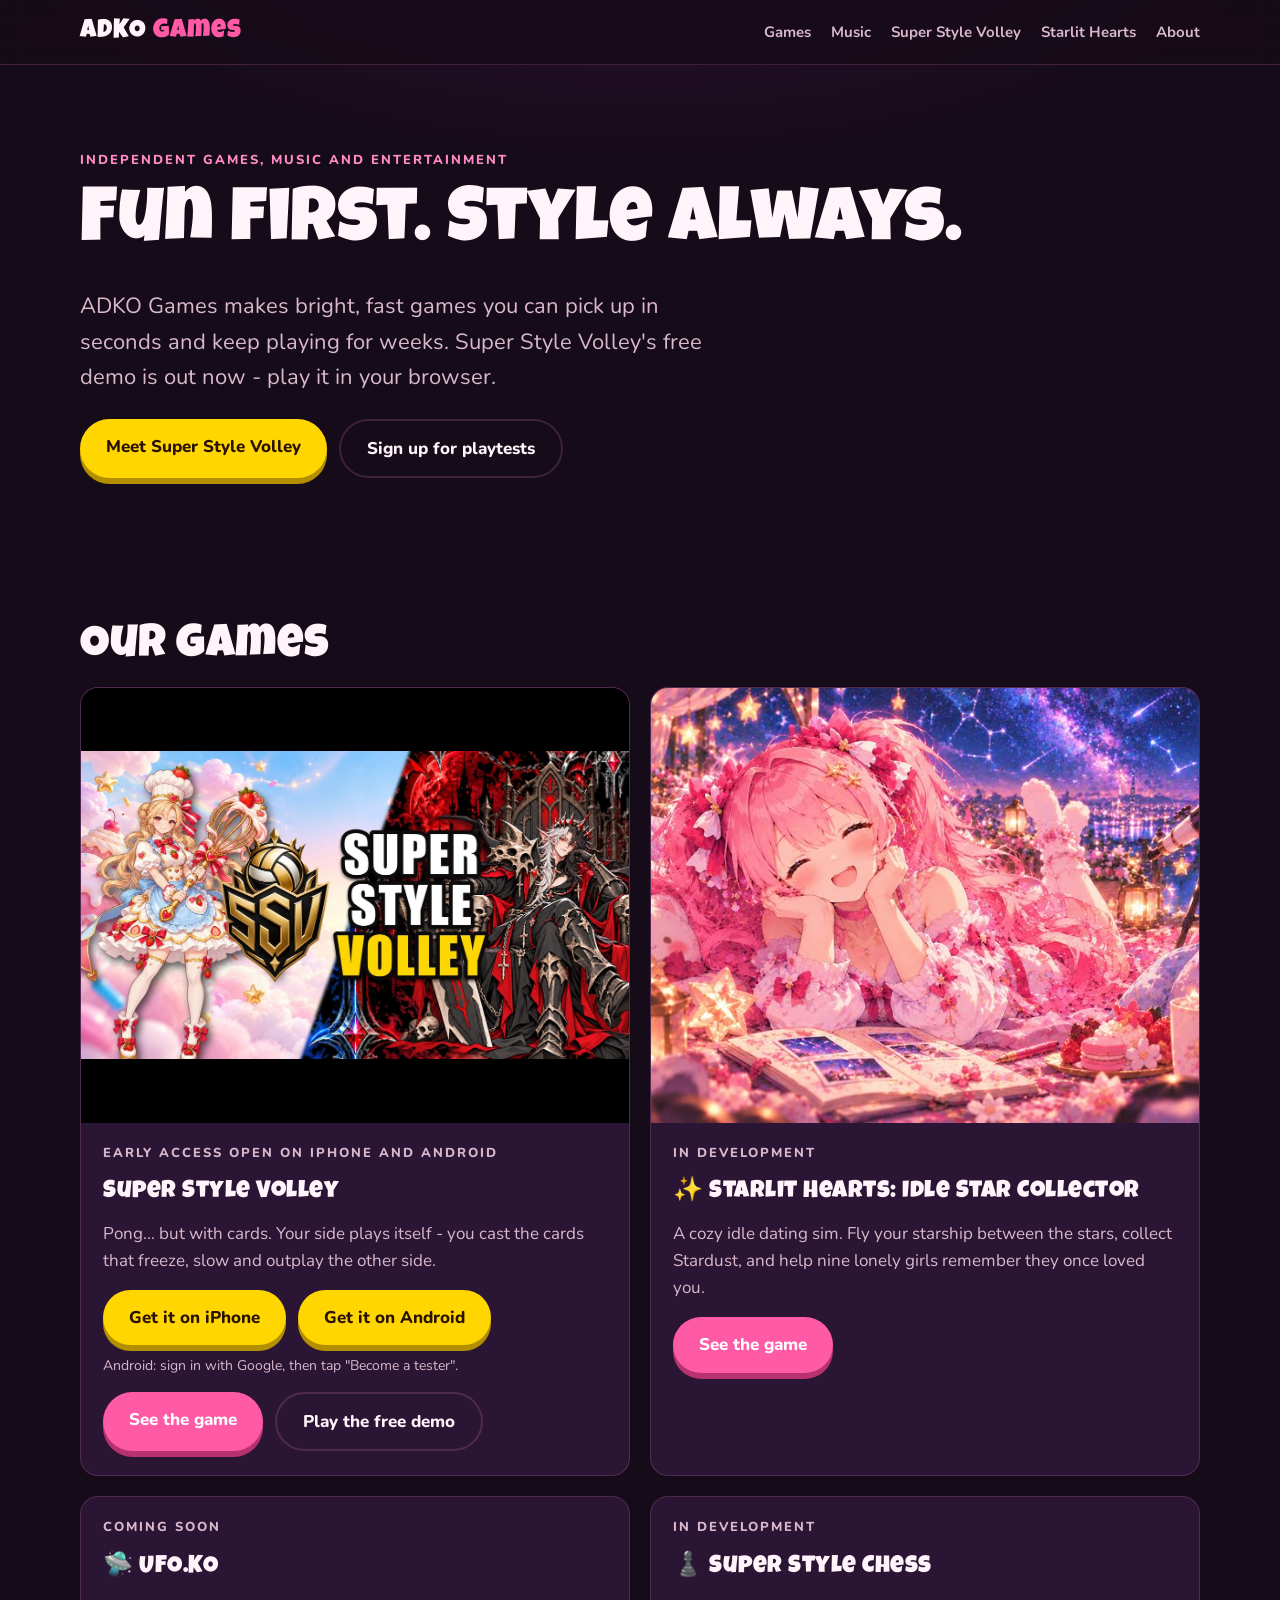
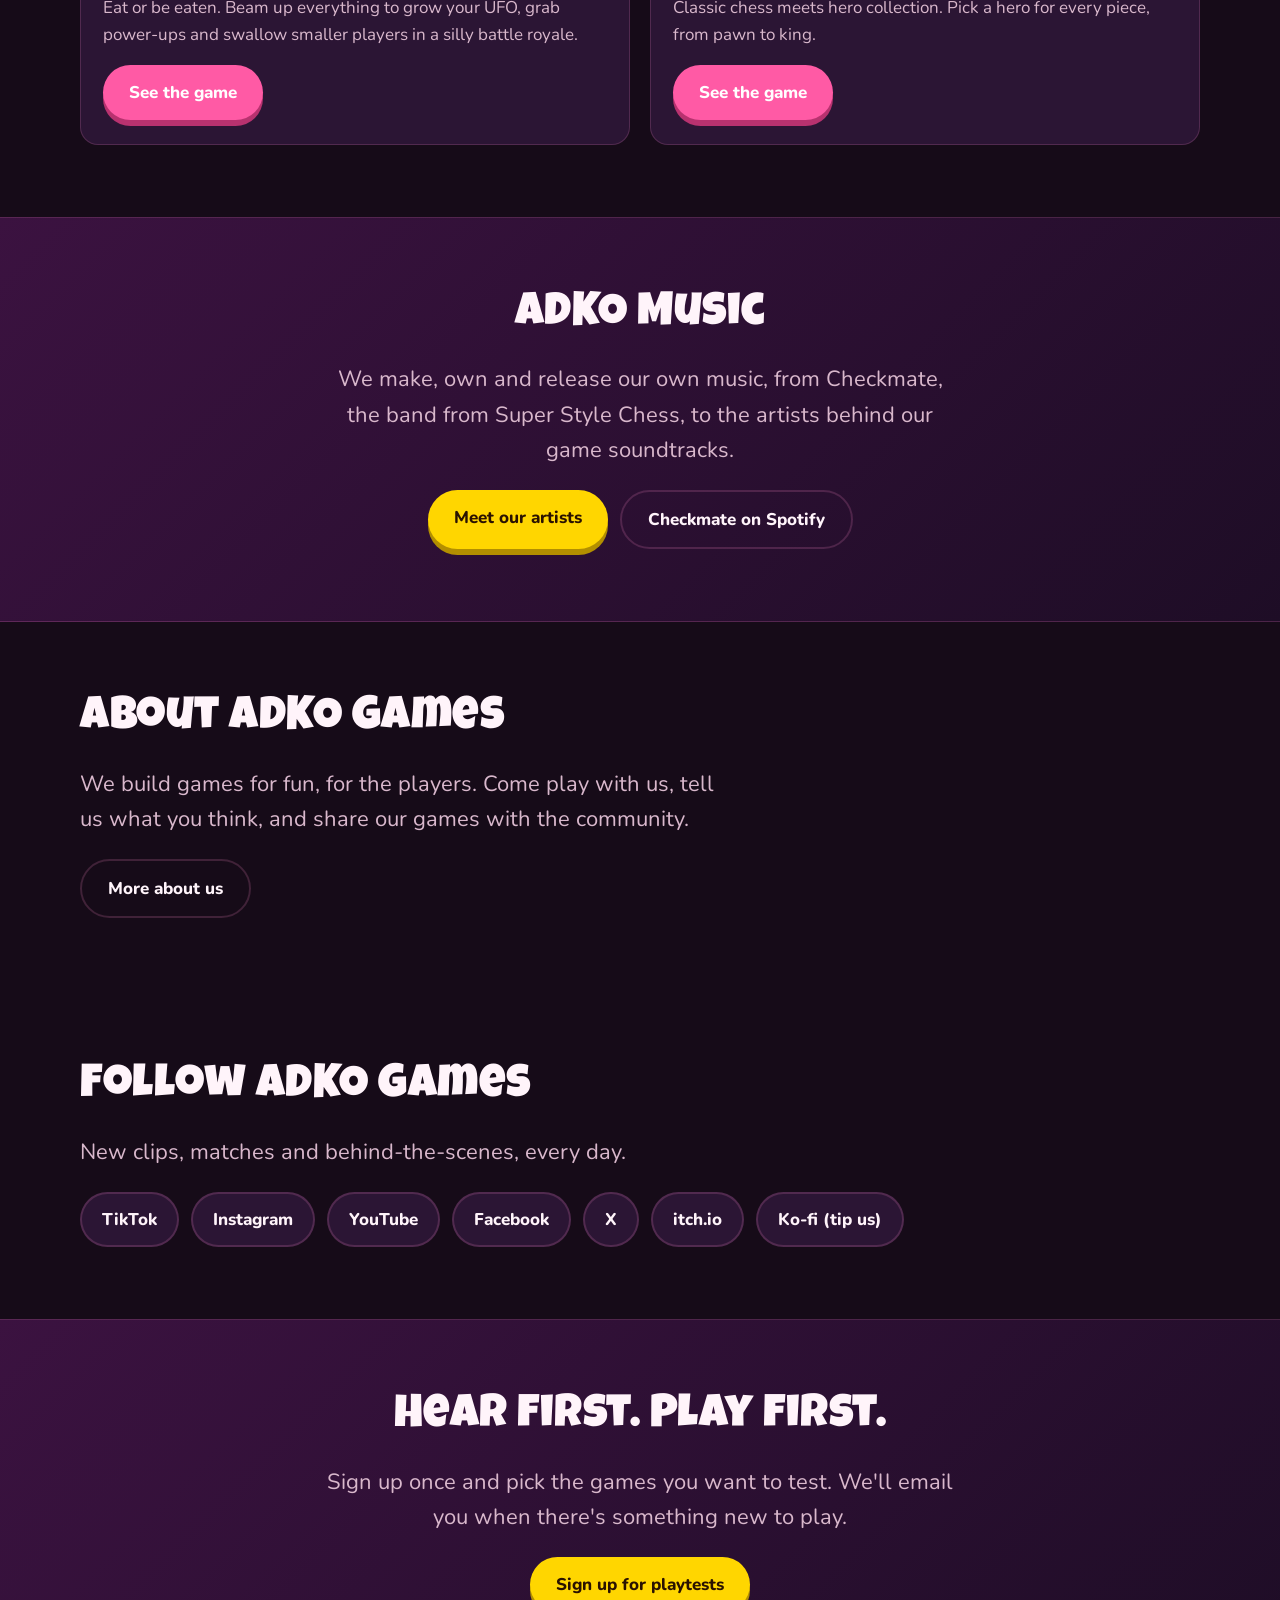
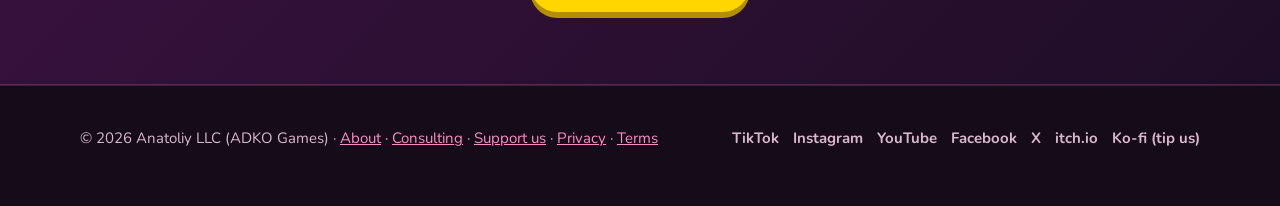
<file: index.html>
<!doctype html>
<html lang="en">
<head>
<!-- Google tag (gtag.js) -->
<script async src="https://www.googletagmanager.com/gtag/js?id=AW-18538826528"></script>
<script>
  window.dataLayer = window.dataLayer || [];
  function gtag(){dataLayer.push(arguments);}
  gtag('js', new Date());
  gtag('config', 'AW-18538826528');
</script>
  <meta charset="utf-8">
  <meta name="viewport" content="width=device-width, initial-scale=1">
  <title>ADKO Games</title>
  <meta name="description" content="ADKO Games is an independent game studio. Home of Super Style Volley - pong, but with cards.">
  <meta property="og:title" content="ADKO Games">
  <meta property="og:description" content="Independent game studio. Home of Super Style Volley - pong, but with cards.">
  <meta property="og:image" content="https://adkogames.com/super-style-volley/img/banner.jpg">
  <link rel="preconnect" href="https://fonts.googleapis.com">
  <link rel="preconnect" href="https://fonts.gstatic.com" crossorigin>
  <link href="https://fonts.googleapis.com/css2?family=Luckiest+Guy&family=Nunito:wght@400;700;800&display=swap" rel="stylesheet">
  <link rel="stylesheet" href="/style.css">
</head>
<body>
  <header class="top">
    <div class="wrap">
      <a class="brand" href="/">ADKO <span>Games</span></a>
      <nav>
        <a href="#games">Games</a>
        <a href="/music/">Music</a>
        <a href="/super-style-volley/"><span class="hide-sm">Super Style </span>Volley</a>
        <a href="/starlit-hearts/">Starlit<span class="hide-sm"> Hearts</span></a>
        <a class="hide-sm" href="/about/">About</a>
      </nav>
    </div>
  </header>

  <section>
    <div class="wrap">
      <p class="eyebrow">Independent games, music and entertainment</p>
      <h1>Fun first. Style always.</h1>
      <p class="lead">ADKO Games makes bright, fast games you can pick up in seconds and keep playing for weeks. Super Style Volley's free demo is out now - play it in your browser.</p>
      <div class="btns" style="margin-top:24px">
        <a class="btn primary" href="/super-style-volley/">Meet Super Style Volley</a>
        <a class="btn ghost" href="https://forms.gle/pDdn73do8j5i7dEXA" target="_blank" rel="noopener">Sign up for playtests</a>
      </div>
    </div>
  </section>

  <section id="games">
    <div class="wrap">
      <h2>Our games</h2>
      <div class="grid two" style="grid-template-columns:repeat(auto-fit,minmax(min(100%,420px),1fr))">
        <article class="card game-card">
          <a href="/super-style-volley/"><img src="/super-style-volley/img/banner.jpg" alt="Super Style Volley: the chef girl and the vampire knight Boris" loading="lazy" style="object-fit:contain;background:#000"></a>
          <div class="pad">
            <p class="eyebrow">Early access open on iPhone and Android</p>
            <h3>Super Style Volley</h3>
            <p>Pong... but with cards. Your side plays itself - you cast the cards that freeze, slow and outplay the other side.</p>
            <div class="btns">
              <a class="btn primary" href="https://testflight.apple.com/join/9PjtPrw9" target="_blank" rel="noopener">Get it on iPhone</a>
              <a class="btn primary" href="https://play.google.com/apps/testing/com.adkogames.superstylevolley" target="_blank" rel="noopener">Get it on Android</a>
            </div>
            <p style="color:var(--muted);font-size:14px;margin:10px 0 14px">Android: sign in with Google, then tap "Become a tester".</p>
            <div class="btns">
              <a class="btn secondary" href="/super-style-volley/">See the game</a>
              <a class="btn ghost" href="https://adkogames.itch.io/super-style-volley" target="_blank" rel="noopener">Play the free demo</a>
            </div>
          </div>
        </article>
        <article class="card game-card">
          <a href="/starlit-hearts/"><img src="/starlit-hearts/img/website-images/home-card/starlit-card.jpg" alt="Starlit Hearts art: Hana stargazing" loading="lazy"></a>
          <div class="pad">
            <p class="eyebrow">In development</p>
            <h3>✨ Starlit Hearts: Idle Star Collector</h3>
            <p>A cozy idle dating sim. Fly your starship between the stars, collect Stardust, and help nine lonely girls remember they once loved you.</p>
            <div class="btns"><a class="btn secondary" href="/starlit-hearts/">See the game</a></div>
          </div>
        </article>
        <article class="card">
          <div class="pad">
            <p class="eyebrow">Coming soon</p>
            <h3>🛸 UFO.KO</h3>
            <p>Eat or be eaten. Beam up everything to grow your UFO, grab power-ups and swallow smaller players in a silly battle royale.</p>
            <div class="btns"><a class="btn secondary" href="/ufo-ko/">See the game</a></div>
          </div>
        </article>
        <article class="card">
          <div class="pad">
            <p class="eyebrow">In development</p>
            <h3>♟️ Super Style Chess</h3>
            <p>Classic chess meets hero collection. Pick a hero for every piece, from pawn to king.</p>
            <div class="btns"><a class="btn secondary" href="/super-style-chess/">See the game</a></div>
          </div>
        </article>
      </div>
    </div>
  </section>

  <section id="music" class="band">
    <div class="wrap">
      <h2>ADKO Music</h2>
      <p class="lead" style="margin-inline:auto">We make, own and release our own music, from Checkmate, the band from Super Style Chess, to the artists behind our game soundtracks.</p>
      <div class="btns">
        <a class="btn primary" href="/music/">Meet our artists</a>
        <a class="btn ghost" href="https://open.spotify.com/artist/0UQdJrSfD6rQnSbA3TDjdr" target="_blank" rel="noopener">Checkmate on Spotify</a>
      </div>
    </div>
  </section>

  <section id="about">
    <div class="wrap">
      <h2>About ADKO Games</h2>
      <p class="lead">We build games for fun, for the players. Come play with us, tell us what you think, and share our games with the community.</p>
      <div class="btns" style="margin-top:18px"><a class="btn ghost" href="/about/">More about us</a></div>
    </div>
  </section>

  <section id="follow">
    <div class="wrap">
      <h2>Follow ADKO Games</h2>
      <p class="lead">New clips, matches and behind-the-scenes, every day.</p>
      <div class="follow">
        <a href="https://www.tiktok.com/@adkogames" target="_blank" rel="noopener">TikTok</a>
        <a href="https://www.instagram.com/adkogames/" target="_blank" rel="noopener">Instagram</a>
        <a href="https://www.youtube.com/channel/UCZbUXDJehwjDRkcNYayAfHQ" target="_blank" rel="noopener">YouTube</a>
        <a href="https://www.facebook.com/109093851333271" target="_blank" rel="noopener">Facebook</a>
        <a href="https://x.com/PlayADKOGames" target="_blank" rel="noopener">X</a>
        <a href="https://adkogames.itch.io" target="_blank" rel="noopener">itch.io</a>
        <a href="https://ko-fi.com/adkogames" target="_blank" rel="noopener">Ko-fi (tip us)</a>
      </div>
    </div>
  </section>

  <section class="band">
    <div class="wrap">
      <h2>Hear first. Play first.</h2>
      <p class="lead" style="margin-inline:auto">Sign up once and pick the games you want to test. We'll email you when there's something new to play.</p>
      <div class="btns">
        <a class="btn primary" href="https://forms.gle/pDdn73do8j5i7dEXA" target="_blank" rel="noopener">Sign up for playtests</a>
      </div>
    </div>
  </section>

  <footer>
    <div class="wrap">
      <span>&copy; <span id="y">2026</span> Anatoliy LLC (ADKO Games) &middot; <a href="/about/">About</a> &middot; <a href="/consulting/">Consulting</a> &middot; <a href="/support/">Support us</a> &middot; <a href="/privacy/">Privacy</a> &middot; <a href="/terms/">Terms</a></span>
      <nav class="social" aria-label="Social links">
        <a href="https://www.tiktok.com/@adkogames" target="_blank" rel="noopener">TikTok</a>
        <a href="https://www.instagram.com/adkogames/" target="_blank" rel="noopener">Instagram</a>
        <a href="https://www.youtube.com/channel/UCZbUXDJehwjDRkcNYayAfHQ" target="_blank" rel="noopener">YouTube</a>
        <a href="https://www.facebook.com/109093851333271" target="_blank" rel="noopener">Facebook</a>
        <a href="https://x.com/PlayADKOGames" target="_blank" rel="noopener">X</a>
        <a href="https://adkogames.itch.io" target="_blank" rel="noopener">itch.io</a>
        <a href="https://ko-fi.com/adkogames" target="_blank" rel="noopener">Ko-fi (tip us)</a>
      </nav>
    </div>
  </footer>
  <script>document.getElementById('y').textContent = new Date().getFullYear();</script>
  <!-- Cloudflare Web Analytics --><script defer src='https://static.cloudflareinsights.com/beacon.min.js' data-cf-beacon='{"token": "abee5f40da4d4aecb4408374ab8580bf"}'></script><!-- End Cloudflare Web Analytics -->
</body>
</html>
</file>
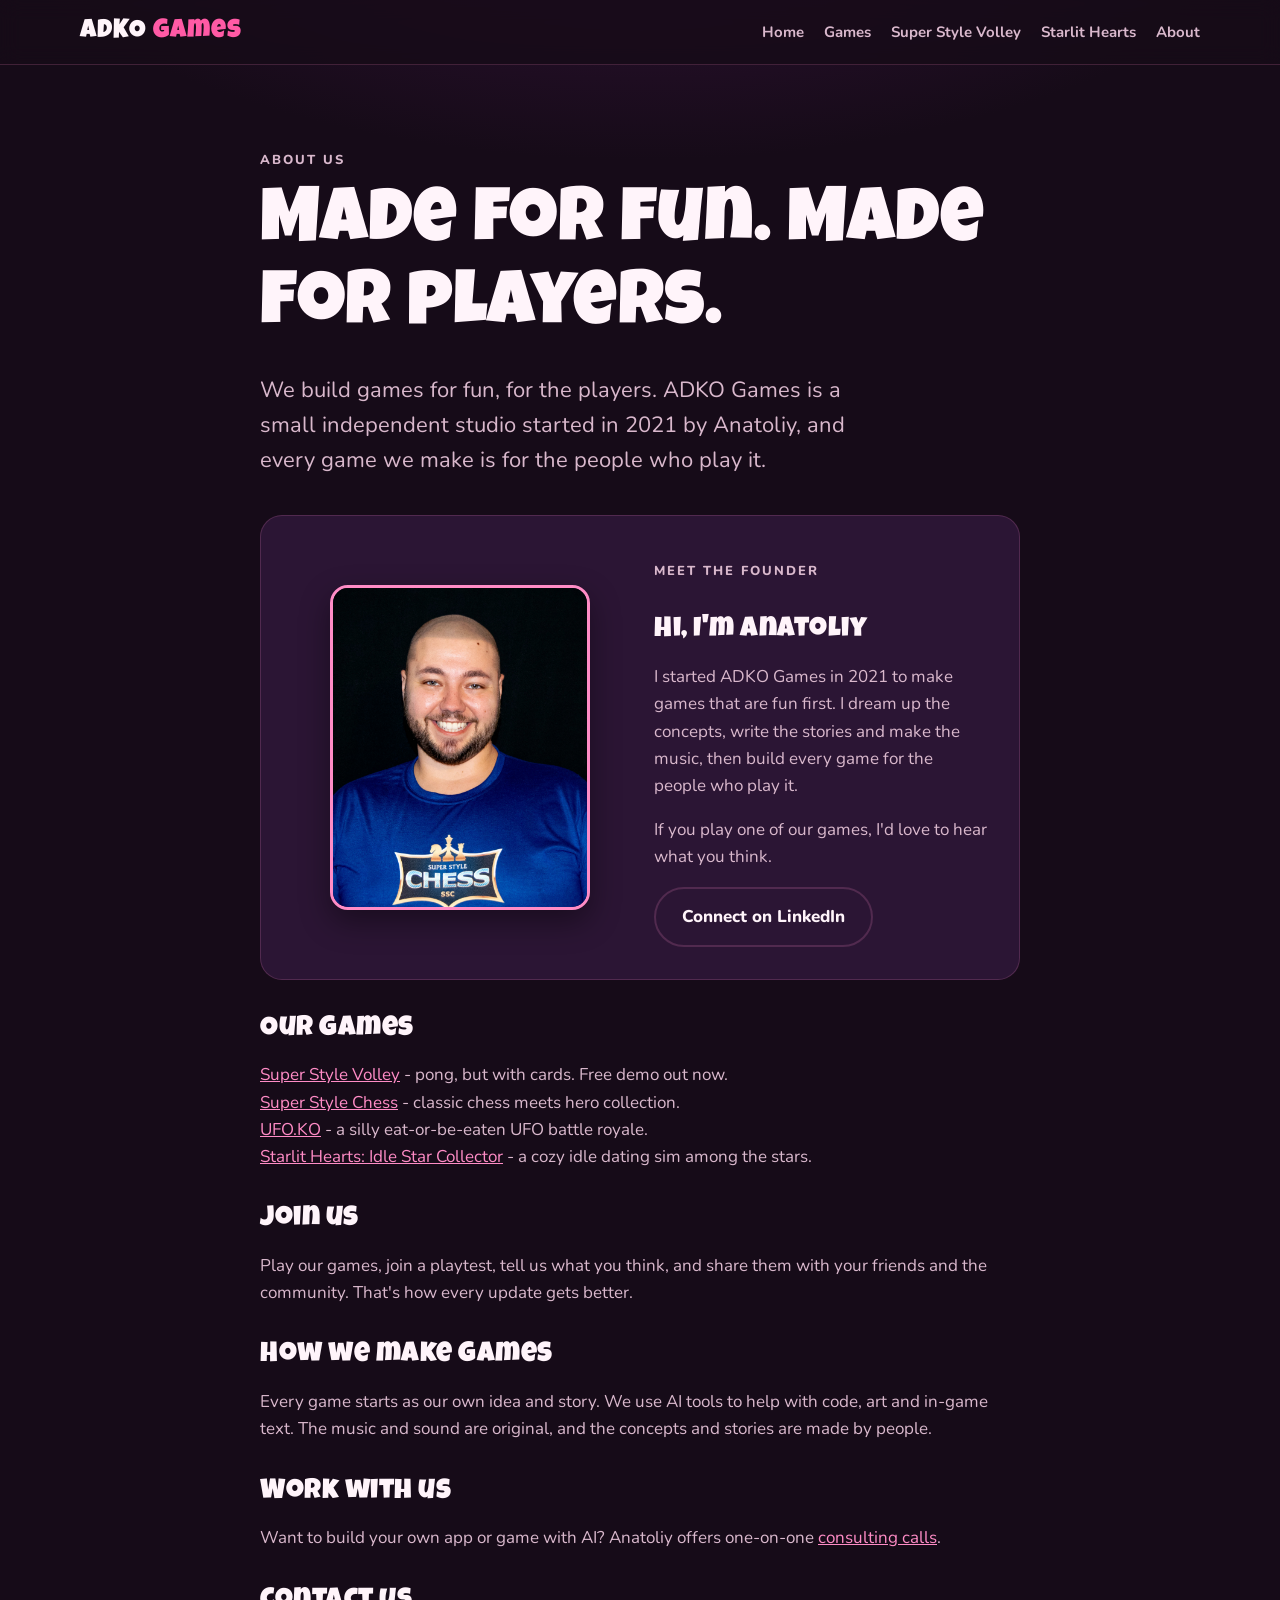
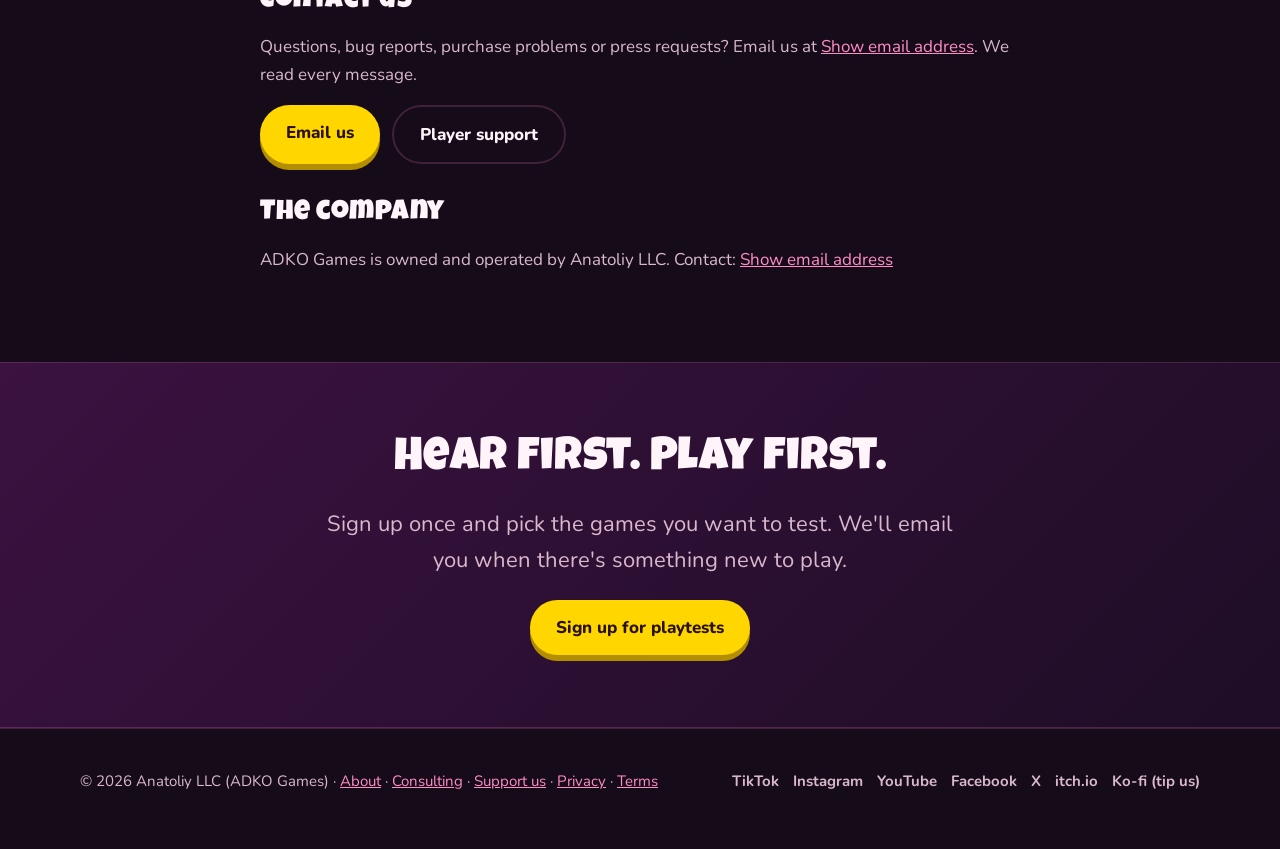
<file: about/index.html>
<!doctype html>
<html lang="en">
<head>
<!-- Google tag (gtag.js) -->
<script async src="https://www.googletagmanager.com/gtag/js?id=AW-18538826528"></script>
<script>
  window.dataLayer = window.dataLayer || [];
  function gtag(){dataLayer.push(arguments);}
  gtag('js', new Date());
  gtag('config', 'AW-18538826528');
</script>
  <meta charset="utf-8">
  <meta name="viewport" content="width=device-width, initial-scale=1">
  <title>About - ADKO Games</title>
  <meta name="description" content="ADKO Games is an independent game studio founded in 2021 by Anatoliy, owned and operated by Anatoliy LLC.">
  <meta property="og:title" content="About - ADKO Games">
  <meta property="og:description" content="ADKO Games is an independent game studio founded in 2021 by Anatoliy, owned and operated by Anatoliy LLC.">
  <meta property="og:image" content="https://adkogames.com/super-style-volley/img/hero.jpg">
  <link rel="preconnect" href="https://fonts.googleapis.com">
  <link rel="preconnect" href="https://fonts.gstatic.com" crossorigin>
  <link href="https://fonts.googleapis.com/css2?family=Luckiest+Guy&family=Nunito:wght@400;700;800&display=swap" rel="stylesheet">
  <link rel="stylesheet" href="/style.css">
</head>
<body>
  <header class="top">
    <div class="wrap">
      <a class="brand" href="/">ADKO <span>Games</span></a>
      <nav>
        <a href="/">Home</a>
        <a href="/#games">Games</a>
        <a href="/super-style-volley/"><span class="hide-sm">Super Style </span>Volley</a>
        <a href="/starlit-hearts/">Starlit<span class="hide-sm"> Hearts</span></a>
        <a class="hide-sm" href="/about/">About</a>
      </nav>
    </div>
  </header>

  <section>
    <div class="wrap legal">
      <p class="eyebrow">About us</p>
      <h1>Made for fun. Made for players.</h1>
      <p class="lead">We build games for fun, for the players. ADKO Games is a small independent studio started in 2021 by Anatoliy, and every game we make is for the people who play it.</p>

      <div style="display:grid;grid-template-columns:repeat(auto-fit,minmax(min(100%,220px),1fr));gap:28px;align-items:center;margin:36px 0 10px;background:var(--card);border:1px solid var(--line);border-radius:22px;padding:clamp(20px,4vw,32px)">
        <img src="/about/DSC_0044%20Detailed.jpg" alt="Anatoliy, founder of ADKO Games" loading="lazy" style="width:min(100%,260px);aspect-ratio:4/5;object-fit:cover;object-position:50% 30%;margin-inline:auto;border-radius:18px;border:3px solid var(--pink2);box-shadow:0 12px 30px rgba(0,0,0,.4)">
        <div>
          <p class="eyebrow">Meet the founder</p>
          <h2 style="margin-bottom:10px">Hi, I'm Anatoliy</h2>
          <p>I started ADKO Games in 2021 to make games that are fun first. I dream up the concepts, write the stories and make the music, then build every game for the people who play it.</p>
          <p>If you play one of our games, I'd love to hear what you think.</p>
          <div class="btns" style="margin-top:14px"><a class="btn ghost" href="https://www.linkedin.com/in/anatoliygoloborodko/" target="_blank" rel="noopener">Connect on LinkedIn</a></div>
        </div>
      </div>

      <h2>Our games</h2>
      <p><a href="/super-style-volley/">Super Style Volley</a> - pong, but with cards. Free demo out now.<br>
      <a href="/super-style-chess/">Super Style Chess</a> - classic chess meets hero collection.<br>
      <a href="/ufo-ko/">UFO.KO</a> - a silly eat-or-be-eaten UFO battle royale.<br>
      <a href="/starlit-hearts/">Starlit Hearts: Idle Star Collector</a> - a cozy idle dating sim among the stars.</p>

      <h2>Join us</h2>
      <p>Play our games, join a playtest, tell us what you think, and share them with your friends and the community. That's how every update gets better.</p>

      <h2>How we make games</h2>
      <p>Every game starts as our own idea and story. We use AI tools to help with code, art and in-game text. The music and sound are original, and the concepts and stories are made by people.</p>

      <h2>Work with us</h2>
      <p>Want to build your own app or game with AI? Anatoliy offers one-on-one <a href="/consulting/">consulting calls</a>.</p>

      <h2>Contact us</h2>
      <p>Questions, bug reports, purchase problems or press requests? Email us at <a href="#" class="eml" data-u="cGxheWFka29nYW1lcw==" data-d="Z21haWwuY29t">Show email address</a>. We read every message.</p>
      <div class="btns"><a href="#" class="btn primary eml" data-u="cGxheWFka29nYW1lcw==" data-d="Z21haWwuY29t" data-show="keep">Email us</a> <a class="btn ghost" href="/support/">Player support</a></div>

      <h2>The company</h2>
      <p>ADKO Games is owned and operated by Anatoliy LLC. Contact: <a href="#" class="eml" data-u="cGxheWFka29nYW1lcw==" data-d="Z21haWwuY29t">Show email address</a></p>
    </div>
  </section>

  <section class="band">
    <div class="wrap">
      <h2>Hear first. Play first.</h2>
      <p class="lead" style="margin-inline:auto">Sign up once and pick the games you want to test. We'll email you when there's something new to play.</p>
      <div class="btns">
        <a class="btn primary" href="https://forms.gle/pDdn73do8j5i7dEXA" target="_blank" rel="noopener">Sign up for playtests</a>
      </div>
    </div>
  </section>

  <footer>
    <div class="wrap">
      <span>&copy; <span id="y">2026</span> Anatoliy LLC (ADKO Games) &middot; <a href="/about/">About</a> &middot; <a href="/consulting/">Consulting</a> &middot; <a href="/support/">Support us</a> &middot; <a href="/privacy/">Privacy</a> &middot; <a href="/terms/">Terms</a></span>
      <nav class="social" aria-label="Social links">
        <a href="https://www.tiktok.com/@adkogames" target="_blank" rel="noopener">TikTok</a>
        <a href="https://www.instagram.com/adkogames/" target="_blank" rel="noopener">Instagram</a>
        <a href="https://www.youtube.com/channel/UCZbUXDJehwjDRkcNYayAfHQ" target="_blank" rel="noopener">YouTube</a>
        <a href="https://www.facebook.com/109093851333271" target="_blank" rel="noopener">Facebook</a>
        <a href="https://x.com/PlayADKOGames" target="_blank" rel="noopener">X</a>
        <a href="https://adkogames.itch.io" target="_blank" rel="noopener">itch.io</a>
        <a href="https://ko-fi.com/adkogames" target="_blank" rel="noopener">Ko-fi (tip us)</a>
      </nav>
    </div>
  </footer>
  <script>document.getElementById('y').textContent = new Date().getFullYear();</script>
  <script src="/email-guard.js" defer></script>
  <!-- Cloudflare Web Analytics --><script defer src='https://static.cloudflareinsights.com/beacon.min.js' data-cf-beacon='{"token": "abee5f40da4d4aecb4408374ab8580bf"}'></script><!-- End Cloudflare Web Analytics -->
</body>
</html>
</file>
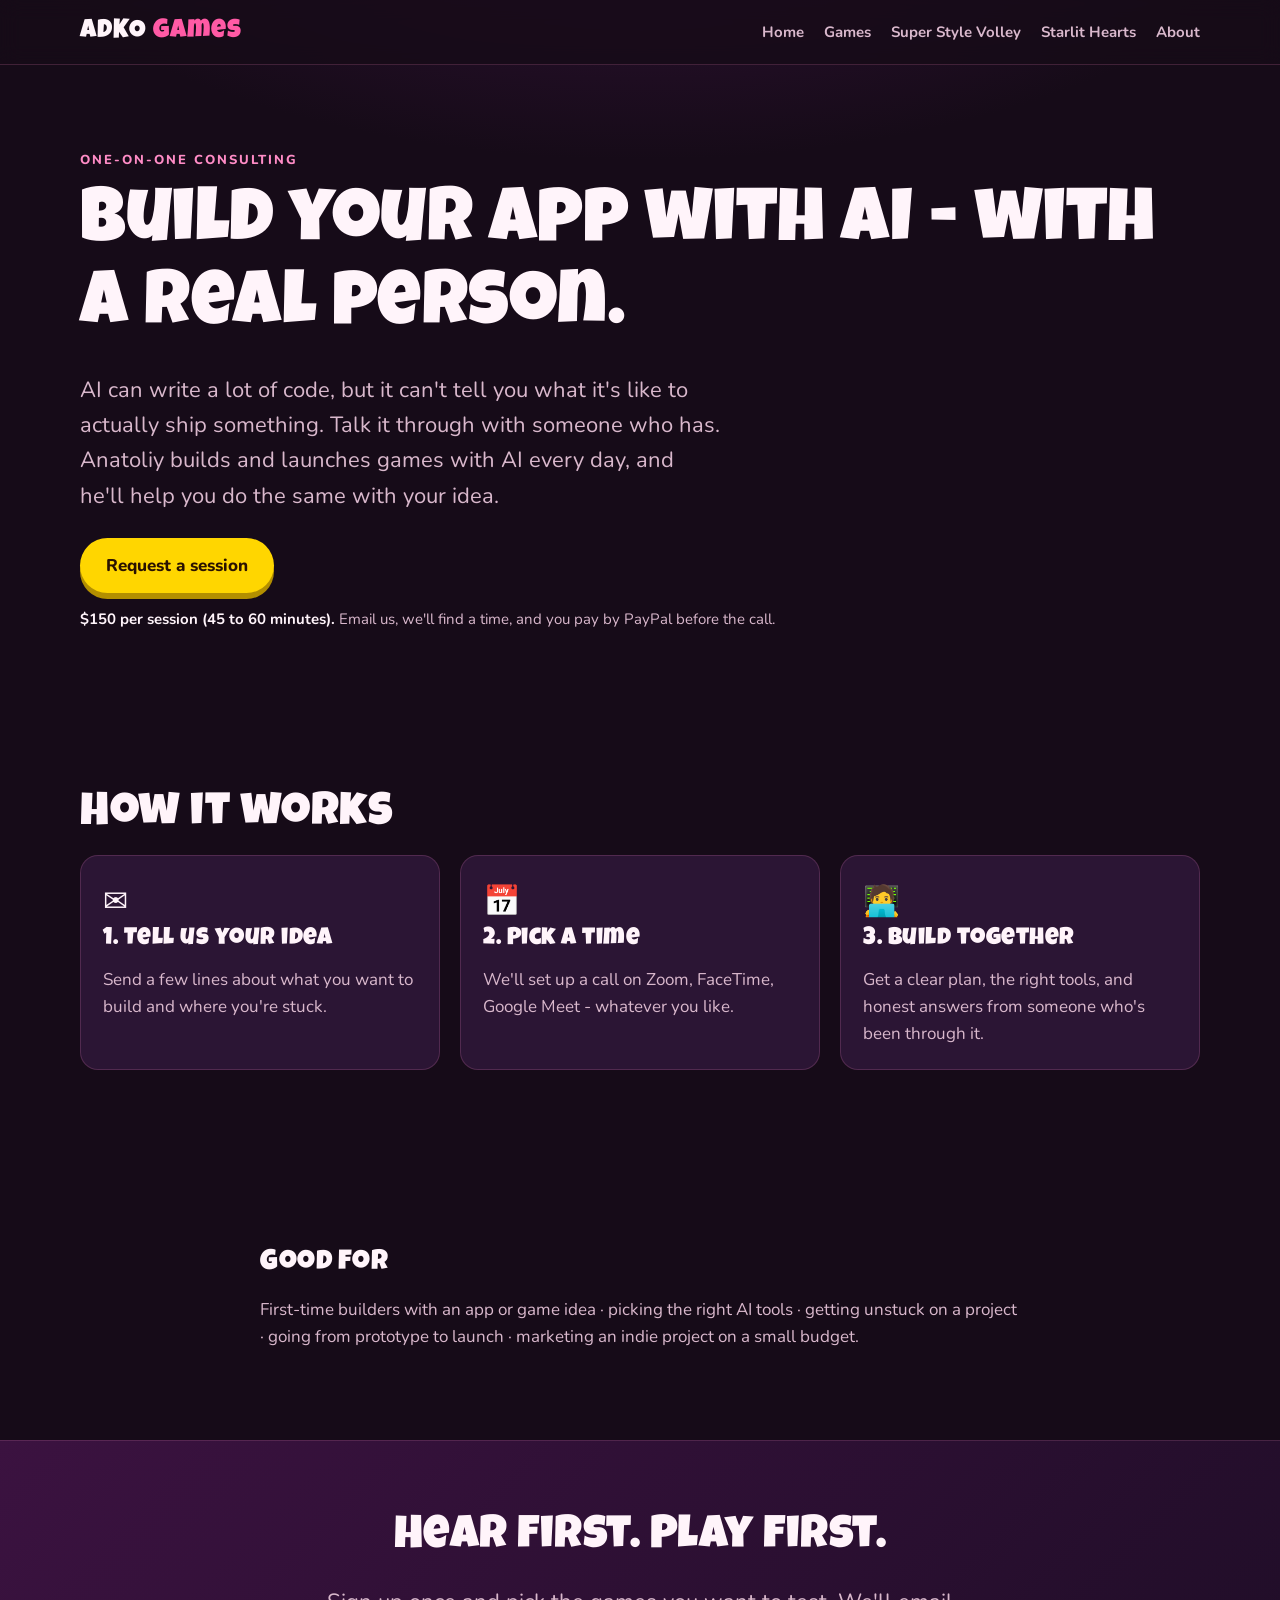
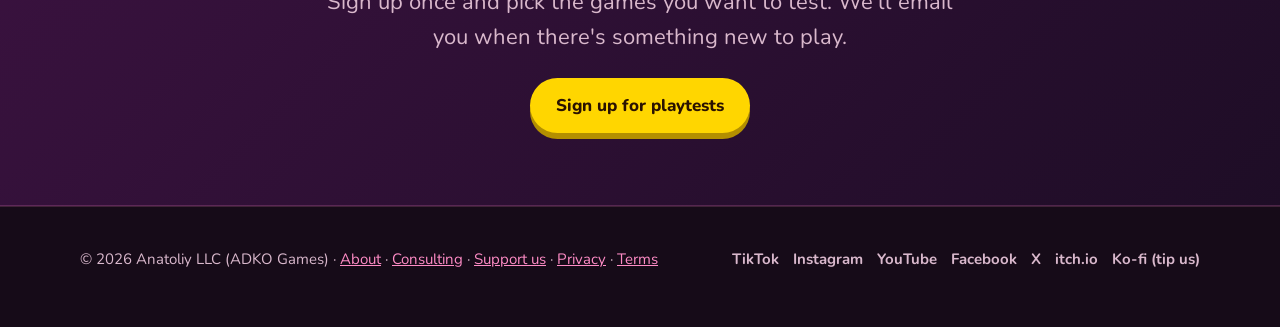
<file: consulting/index.html>
<!doctype html>
<html lang="en">
<head>
<!-- Google tag (gtag.js) -->
<script async src="https://www.googletagmanager.com/gtag/js?id=AW-18538826528"></script>
<script>
  window.dataLayer = window.dataLayer || [];
  function gtag(){dataLayer.push(arguments);}
  gtag('js', new Date());
  gtag('config', 'AW-18538826528');
</script>
  <meta charset="utf-8">
  <meta name="viewport" content="width=device-width, initial-scale=1">
  <title>Consulting - ADKO Games</title>
  <meta name="description" content="Build your app with AI, with a real person. One-on-one video calls (45 to 60 minutes) with Anatoliy, founder of ADKO Games.">
  <meta property="og:title" content="Consulting - ADKO Games">
  <meta property="og:description" content="Build your app with AI, with a real person. One-on-one video calls (45 to 60 minutes) with Anatoliy, founder of ADKO Games.">
  <meta property="og:image" content="https://adkogames.com/super-style-volley/img/hero.jpg">
  <link rel="preconnect" href="https://fonts.googleapis.com">
  <link rel="preconnect" href="https://fonts.gstatic.com" crossorigin>
  <link href="https://fonts.googleapis.com/css2?family=Luckiest+Guy&family=Nunito:wght@400;700;800&display=swap" rel="stylesheet">
  <link rel="stylesheet" href="/style.css">
</head>
<body>
  <header class="top">
    <div class="wrap">
      <a class="brand" href="/">ADKO <span>Games</span></a>
      <nav>
        <a href="/">Home</a>
        <a href="/#games">Games</a>
        <a href="/super-style-volley/"><span class="hide-sm">Super Style </span>Volley</a>
        <a href="/starlit-hearts/">Starlit<span class="hide-sm"> Hearts</span></a>
        <a class="hide-sm" href="/about/">About</a>
      </nav>
    </div>
  </header>

  <section>
    <div class="wrap">
      <p class="eyebrow">One-on-one consulting</p>
      <h1>Build your app with AI - with a real person.</h1>
      <p class="lead">AI can write a lot of code, but it can't tell you what it's like to actually ship something. Talk it through with someone who has. Anatoliy builds and launches games with AI every day, and he'll help you do the same with your idea.</p>
      <div class="btns" style="margin-top:24px">
        <a href="#" class="btn primary eml" data-u="cGxheWFka29nYW1lcw==" data-d="Z21haWwuY29t" data-s="Consulting request" data-show="keep">Request a session</a>
      </div>
      <p style="color:var(--muted);font-size:15px;margin-top:14px"><strong style="color:var(--text)">$150 per session (45 to 60 minutes).</strong> Email us, we'll find a time, and you pay by PayPal before the call.</p>
    </div>
  </section>

  <section>
    <div class="wrap">
      <h2>How it works</h2>
      <div class="grid three">
        <div class="card feature"><div class="icon">✉️</div><h3>1. Tell us your idea</h3><p>Send a few lines about what you want to build and where you're stuck.</p></div>
        <div class="card feature"><div class="icon">📅</div><h3>2. Pick a time</h3><p>We'll set up a call on Zoom, FaceTime, Google Meet - whatever you like.</p></div>
        <div class="card feature"><div class="icon">🧑‍💻</div><h3>3. Build together</h3><p>Get a clear plan, the right tools, and honest answers from someone who's been through it.</p></div>
      </div>
    </div>
  </section>

  <section>
    <div class="wrap legal">
      <h2>Good for</h2>
      <p>First-time builders with an app or game idea &middot; picking the right AI tools &middot; getting unstuck on a project &middot; going from prototype to launch &middot; marketing an indie project on a small budget.</p>
    </div>
  </section>

  <section class="band">
    <div class="wrap">
      <h2>Hear first. Play first.</h2>
      <p class="lead" style="margin-inline:auto">Sign up once and pick the games you want to test. We'll email you when there's something new to play.</p>
      <div class="btns">
        <a class="btn primary" href="https://forms.gle/pDdn73do8j5i7dEXA" target="_blank" rel="noopener">Sign up for playtests</a>
      </div>
    </div>
  </section>

  <footer>
    <div class="wrap">
      <span>&copy; <span id="y">2026</span> Anatoliy LLC (ADKO Games) &middot; <a href="/about/">About</a> &middot; <a href="/consulting/">Consulting</a> &middot; <a href="/support/">Support us</a> &middot; <a href="/privacy/">Privacy</a> &middot; <a href="/terms/">Terms</a></span>
      <nav class="social" aria-label="Social links">
        <a href="https://www.tiktok.com/@adkogames" target="_blank" rel="noopener">TikTok</a>
        <a href="https://www.instagram.com/adkogames/" target="_blank" rel="noopener">Instagram</a>
        <a href="https://www.youtube.com/channel/UCZbUXDJehwjDRkcNYayAfHQ" target="_blank" rel="noopener">YouTube</a>
        <a href="https://www.facebook.com/109093851333271" target="_blank" rel="noopener">Facebook</a>
        <a href="https://x.com/PlayADKOGames" target="_blank" rel="noopener">X</a>
        <a href="https://adkogames.itch.io" target="_blank" rel="noopener">itch.io</a>
        <a href="https://ko-fi.com/adkogames" target="_blank" rel="noopener">Ko-fi (tip us)</a>
      </nav>
    </div>
  </footer>
  <script>document.getElementById('y').textContent = new Date().getFullYear();</script>
  <script src="/email-guard.js" defer></script>
  <!-- Cloudflare Web Analytics --><script defer src='https://static.cloudflareinsights.com/beacon.min.js' data-cf-beacon='{"token": "abee5f40da4d4aecb4408374ab8580bf"}'></script><!-- End Cloudflare Web Analytics -->
</body>
</html>
</file>
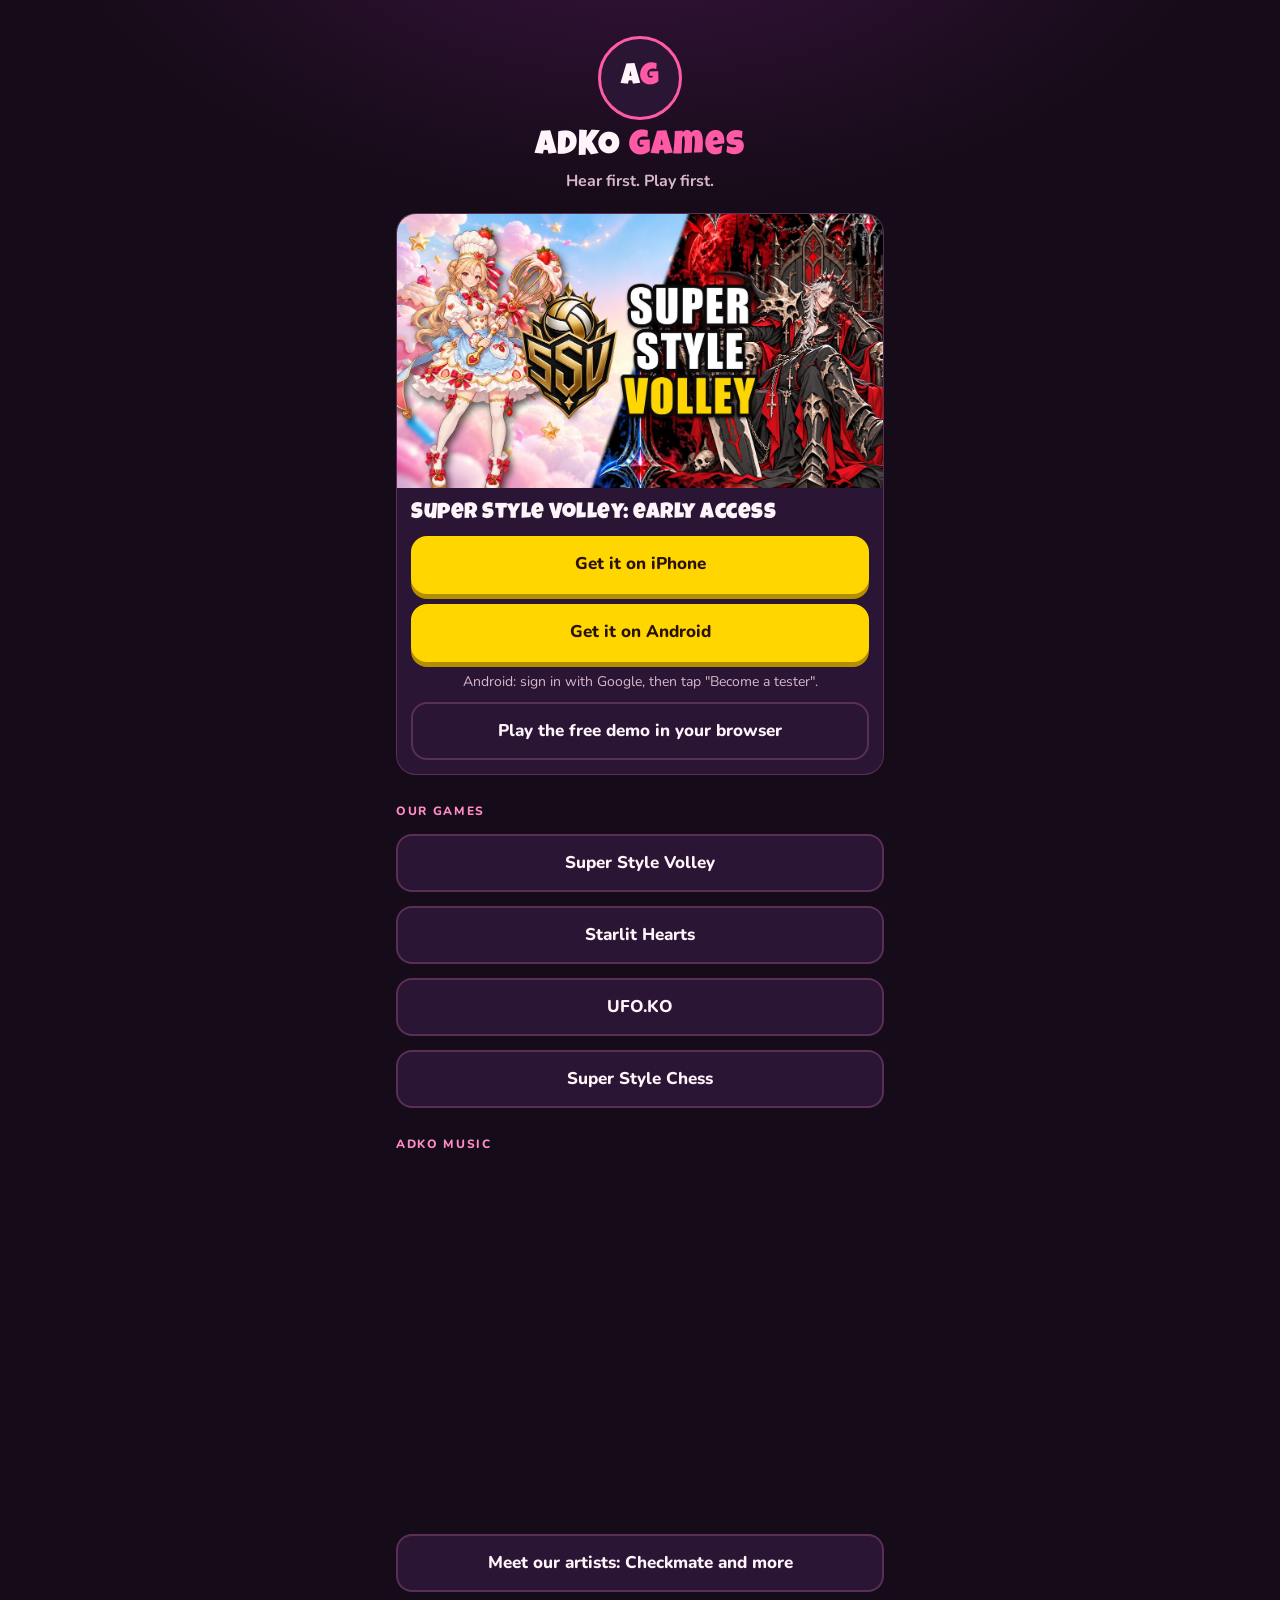
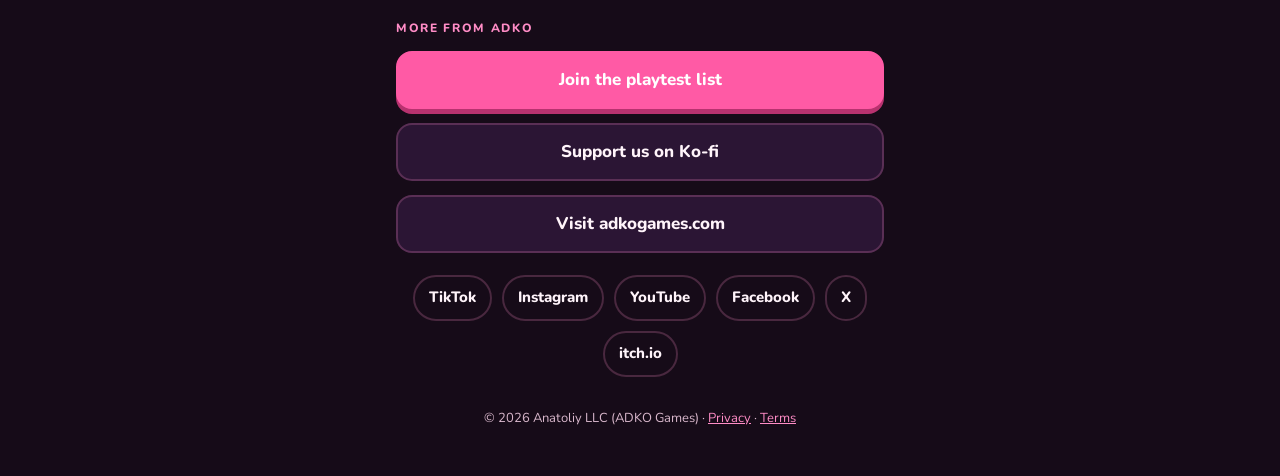
<file: links/index.html>
<!doctype html>
<html lang="en">
<head>
<!-- Google tag (gtag.js) -->
<script async src="https://www.googletagmanager.com/gtag/js?id=AW-18538826528"></script>
<script>
  window.dataLayer = window.dataLayer || [];
  function gtag(){dataLayer.push(arguments);}
  gtag('js', new Date());
  gtag('config', 'AW-18538826528');
</script>
  <meta charset="utf-8">
  <meta name="viewport" content="width=device-width, initial-scale=1">
  <title>ADKO Games - Links</title>
  <meta name="description" content="All ADKO Games links in one place: Super Style Volley early access on iPhone and Android, our games, and our socials.">
  <meta property="og:title" content="ADKO Games - Links">
  <meta property="og:description" content="Super Style Volley early access on iPhone and Android, our games and socials.">
  <meta property="og:image" content="https://adkogames.com/super-style-volley/img/banner.jpg">
  <link rel="preconnect" href="https://fonts.googleapis.com">
  <link rel="preconnect" href="https://fonts.gstatic.com" crossorigin>
  <link href="https://fonts.googleapis.com/css2?family=Luckiest+Guy&family=Nunito:wght@400;700;800&display=swap" rel="stylesheet">
  <style>
    :root { --bg:#160b18; --card:#2b1534; --pink:#ff5aa5; --pink2:#ff8cc6; --gold:#ffd600; --text:#fff4fa; --muted:#d9b8cc; --line:rgba(255,140,198,.22); }
    * { box-sizing: border-box; }
    html { color-scheme: dark; }
    body { margin:0; min-height:100vh; background: radial-gradient(900px 500px at 50% -120px, #3a1440 0%, var(--bg) 65%) fixed, var(--bg); color:var(--text); font:16px/1.45 "Nunito", system-ui, sans-serif; }
    main { max-width: 520px; margin: 0 auto; padding: 36px max(16px, env(safe-area-inset-right)) 48px max(16px, env(safe-area-inset-left)); display:flex; flex-direction:column; gap:14px; }
    .head { text-align:center; display:grid; gap:6px; margin-bottom:6px; }
    .mark { width:84px; height:84px; margin:0 auto 4px; border-radius:50%; display:flex; align-items:center; justify-content:center; background:var(--card); border:3px solid var(--pink); font:400 30px/1 "Luckiest Guy", Impact, sans-serif; letter-spacing:0; white-space:nowrap; }
    .mark span { color:var(--pink); }
    h1 { margin:0; font:400 34px/1 "Luckiest Guy", Impact, sans-serif; letter-spacing:1px; }
    h1 span { color:var(--pink); }
    .tag { margin:0; color:var(--muted); font-weight:700; }
    .label { margin:14px 0 0; font-size:12px; font-weight:800; letter-spacing:.14em; text-transform:uppercase; color:var(--pink2); }
    .feature { background:var(--card); border:1px solid var(--line); border-radius:20px; overflow:hidden; }
    .feature img { display:block; width:100%; height:auto; aspect-ratio:16/9; }
    .feature .in { padding:14px; display:grid; gap:10px; }
    .feature h2 { margin:0; font:400 22px/1.1 "Luckiest Guy", Impact, sans-serif; letter-spacing:.5px; }
    .note { margin:0; font-size:14px; color:var(--muted); text-align:center; }
    a.link { display:flex; align-items:center; justify-content:center; gap:10px; min-height:58px; padding:14px 18px; border-radius:16px; text-decoration:none; text-align:center; font-weight:800; font-size:17px; color:var(--text); background:var(--card); border:2px solid var(--line); transition: transform .12s, border-color .12s; }
    a.link:hover, a.link:focus-visible { transform: translateY(-2px); border-color: var(--pink); outline:none; }
    a.link.gold { background:var(--gold); color:#2a1200; border-color:var(--gold); box-shadow:0 5px 0 #b38f00; }
    a.link.pink { background:var(--pink); color:#fff; border-color:var(--pink); box-shadow:0 5px 0 #b8326f; }
    a.link small { display:block; font-weight:700; font-size:13px; opacity:.8; }
    .socials { display:flex; flex-wrap:wrap; justify-content:center; gap:10px; margin-top:8px; }
    .socials a { padding:10px 14px; border-radius:999px; border:2px solid var(--line); color:var(--text); text-decoration:none; font-weight:800; font-size:15px; }
    .socials a:hover, .socials a:focus-visible { border-color:var(--pink); outline:none; }
    footer { text-align:center; color:var(--muted); font-size:13px; margin-top:18px; }
    footer a { color:var(--pink2); }
    @media (prefers-reduced-motion: reduce) { a.link { transition:none; } }
  </style>
</head>
<body>
  <main>
    <div class="head">
      <div class="mark" aria-hidden="true">A<span>G</span></div>
      <h1>ADKO <span>Games</span></h1>
      <p class="tag">Hear first. Play first.</p>
    </div>

    <section class="feature" aria-label="Super Style Volley">
      <img src="/super-style-volley/img/banner.jpg" width="1200" height="675" alt="Super Style Volley: the chef girl and the vampire knight Boris" fetchpriority="high">
      <div class="in">
        <h2>Super Style Volley: early access</h2>
        <div class="store-btns" style="display:grid;gap:10px">
          <a class="link gold" data-os="ios" href="https://testflight.apple.com/join/9PjtPrw9" target="_blank" rel="noopener">Get it on iPhone</a>
          <a class="link gold" data-os="android" href="https://play.google.com/apps/testing/com.adkogames.superstylevolley" target="_blank" rel="noopener">Get it on Android</a>
        </div>
        <p class="note">Android: sign in with Google, then tap "Become a tester".</p>
        <a class="link" href="https://adkogames.itch.io/super-style-volley" target="_blank" rel="noopener">Play the free demo in your browser</a>
      </div>
    </section>

    <p class="label">Our games</p>
    <a class="link" href="/super-style-volley/">Super Style Volley</a>
    <a class="link" href="/starlit-hearts/">Starlit Hearts</a>
    <a class="link" href="/ufo-ko/">UFO.KO</a>
    <a class="link" href="https://superstylechess.com" target="_blank" rel="noopener">Super Style Chess</a>

    <p class="label">ADKO Music</p>
    <iframe title="Checkmate on Spotify" src="https://open.spotify.com/embed/artist/0UQdJrSfD6rQnSbA3TDjdr?utm_source=generator&amp;theme=0" width="100%" height="352" frameborder="0" style="border-radius:16px;display:block" allow="autoplay; clipboard-write; encrypted-media; fullscreen; picture-in-picture" loading="lazy"></iframe>
    <a class="link" href="/music/">Meet our artists: Checkmate and more</a>
    <p class="label">More from ADKO</p>
    <a class="link pink" href="https://forms.gle/pDdn73do8j5i7dEXA" target="_blank" rel="noopener">Join the playtest list</a>
    <a class="link" href="https://ko-fi.com/adkogames" target="_blank" rel="noopener">Support us on Ko-fi</a>
    <a class="link" href="/">Visit adkogames.com</a>

    <nav class="socials" aria-label="Social links">
      <a href="https://www.tiktok.com/@adkogames" target="_blank" rel="noopener">TikTok</a>
      <a href="https://www.instagram.com/adkogames/" target="_blank" rel="noopener">Instagram</a>
      <a href="https://www.youtube.com/channel/UCZbUXDJehwjDRkcNYayAfHQ" target="_blank" rel="noopener">YouTube</a>
      <a href="https://www.facebook.com/109093851333271" target="_blank" rel="noopener">Facebook</a>
      <a href="https://x.com/PlayADKOGames" target="_blank" rel="noopener">X</a>
      <a href="https://adkogames.itch.io" target="_blank" rel="noopener">itch.io</a>
    </nav>

    <footer>&copy; <span id="y">2026</span> Anatoliy LLC (ADKO Games) &middot; <a href="/privacy/">Privacy</a> &middot; <a href="/terms/">Terms</a></footer>
  </main>
  <script>document.getElementById('y').textContent=new Date().getFullYear();(function(){var u=navigator.userAgent,a=/android/i.test(u)?"android":(/iphone|ipad|ipod/i.test(u)?"ios":"");if(!a)return;var b=document.querySelector(".store-btns"),m=b&&b.querySelector('[data-os="'+a+'"]');if(m){b.prepend(m);b.querySelectorAll("a").forEach(function(x){if(x!==m)x.className="link";});}})();</script>
  <!-- Cloudflare Web Analytics --><script defer src='https://static.cloudflareinsights.com/beacon.min.js' data-cf-beacon='{"token": "abee5f40da4d4aecb4408374ab8580bf"}'></script><!-- End Cloudflare Web Analytics -->
</body>
</html>
</file>
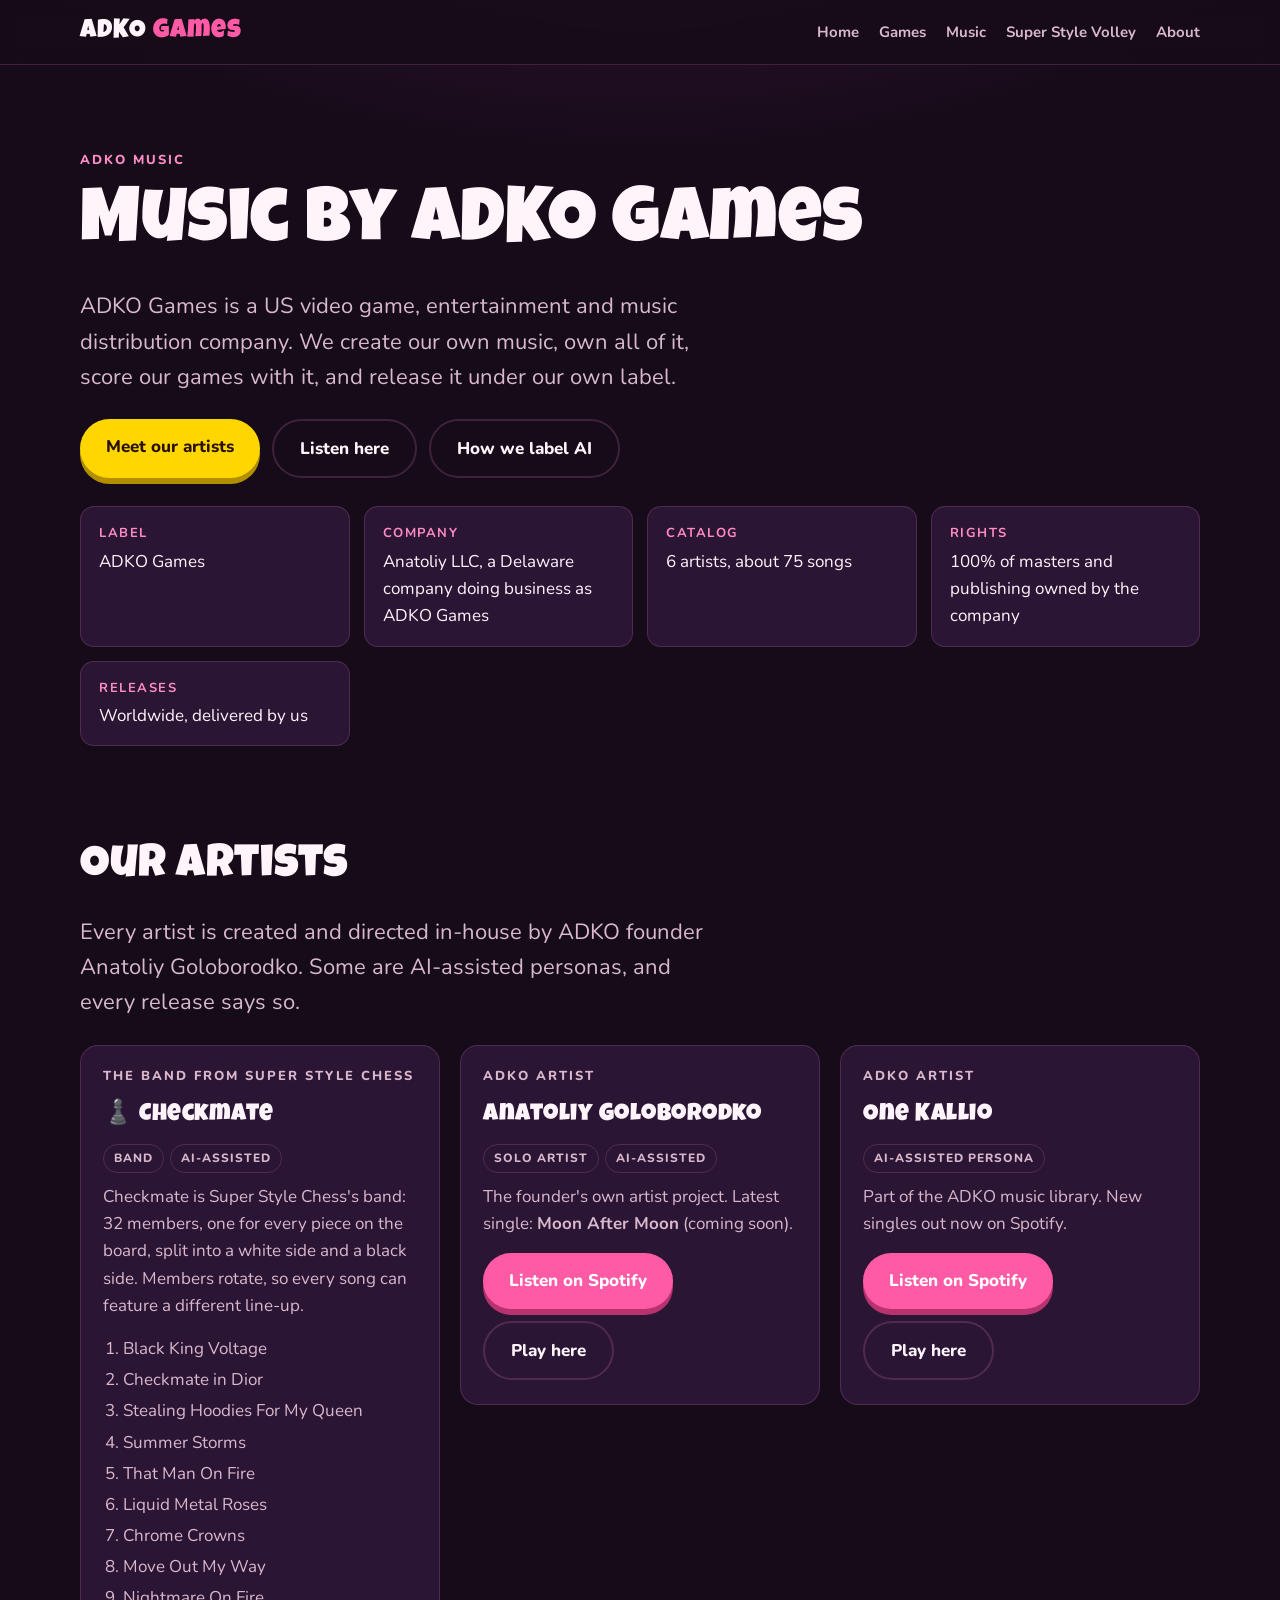
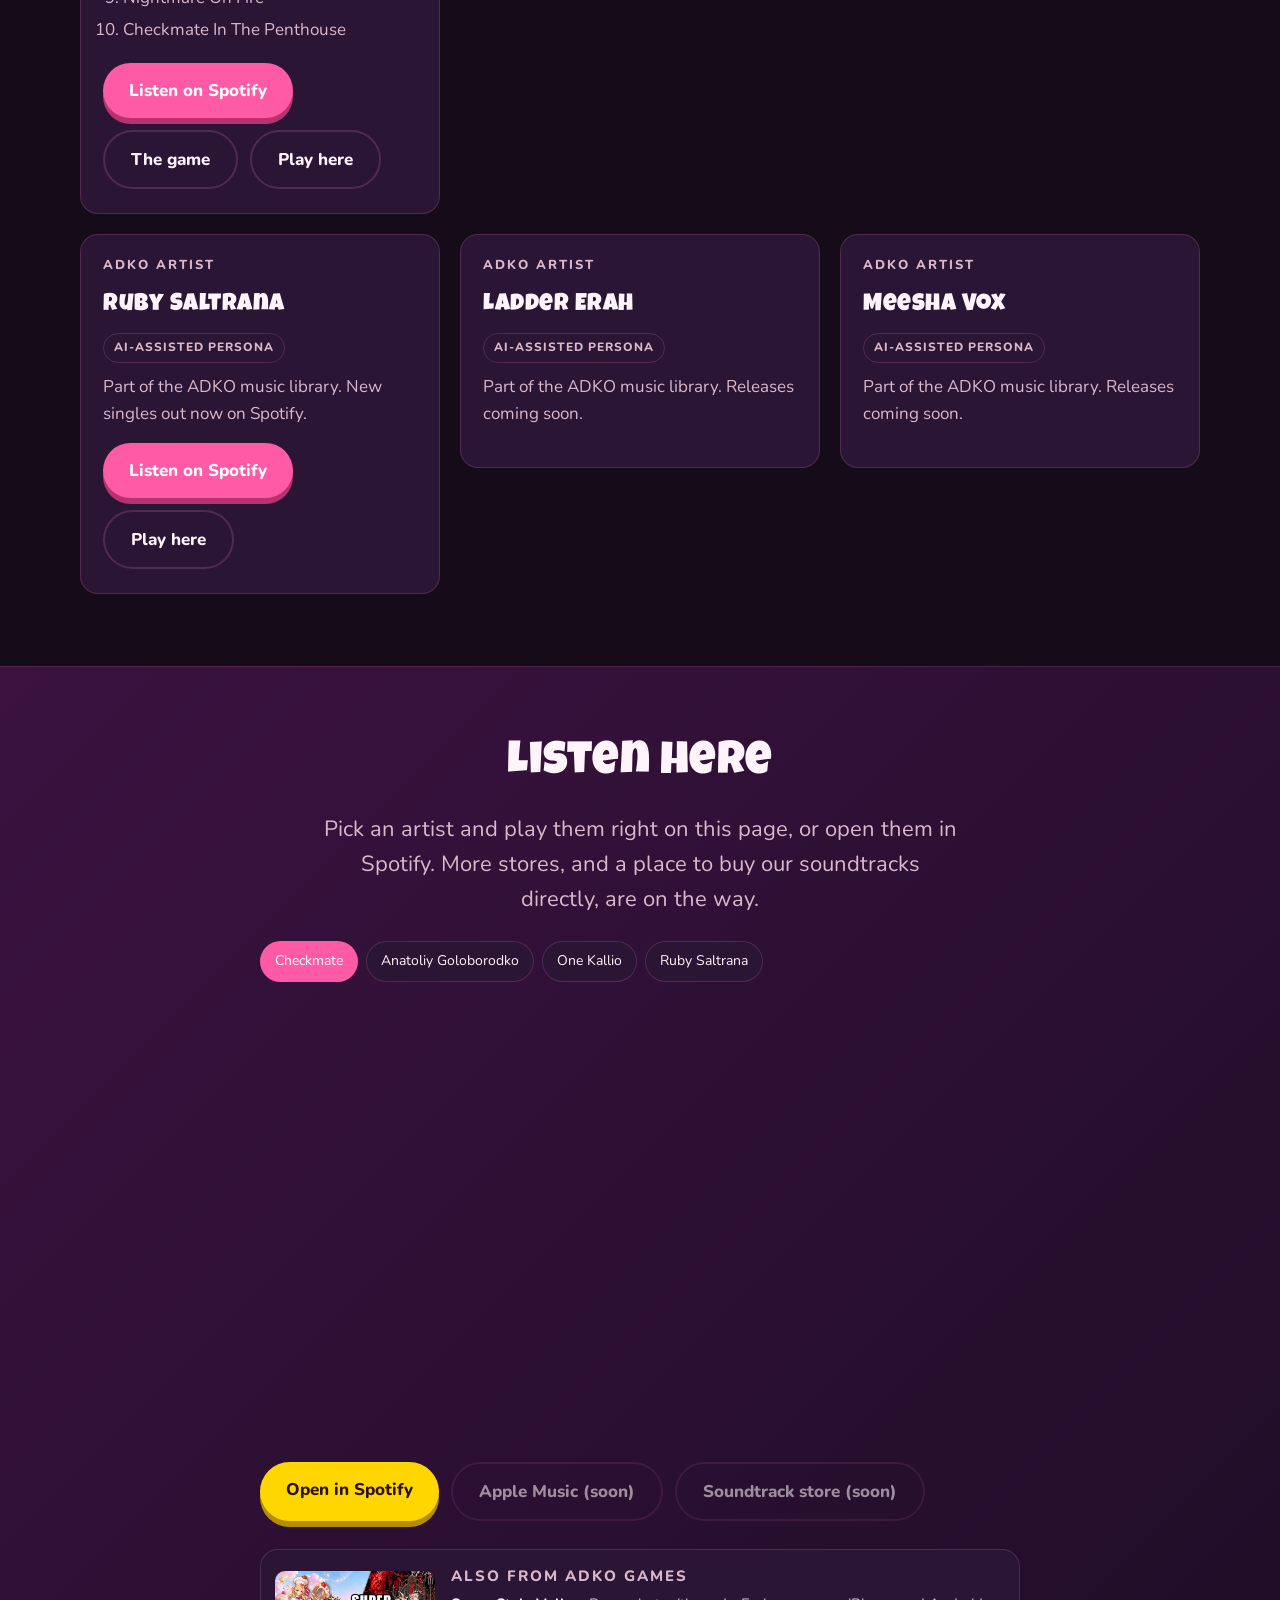
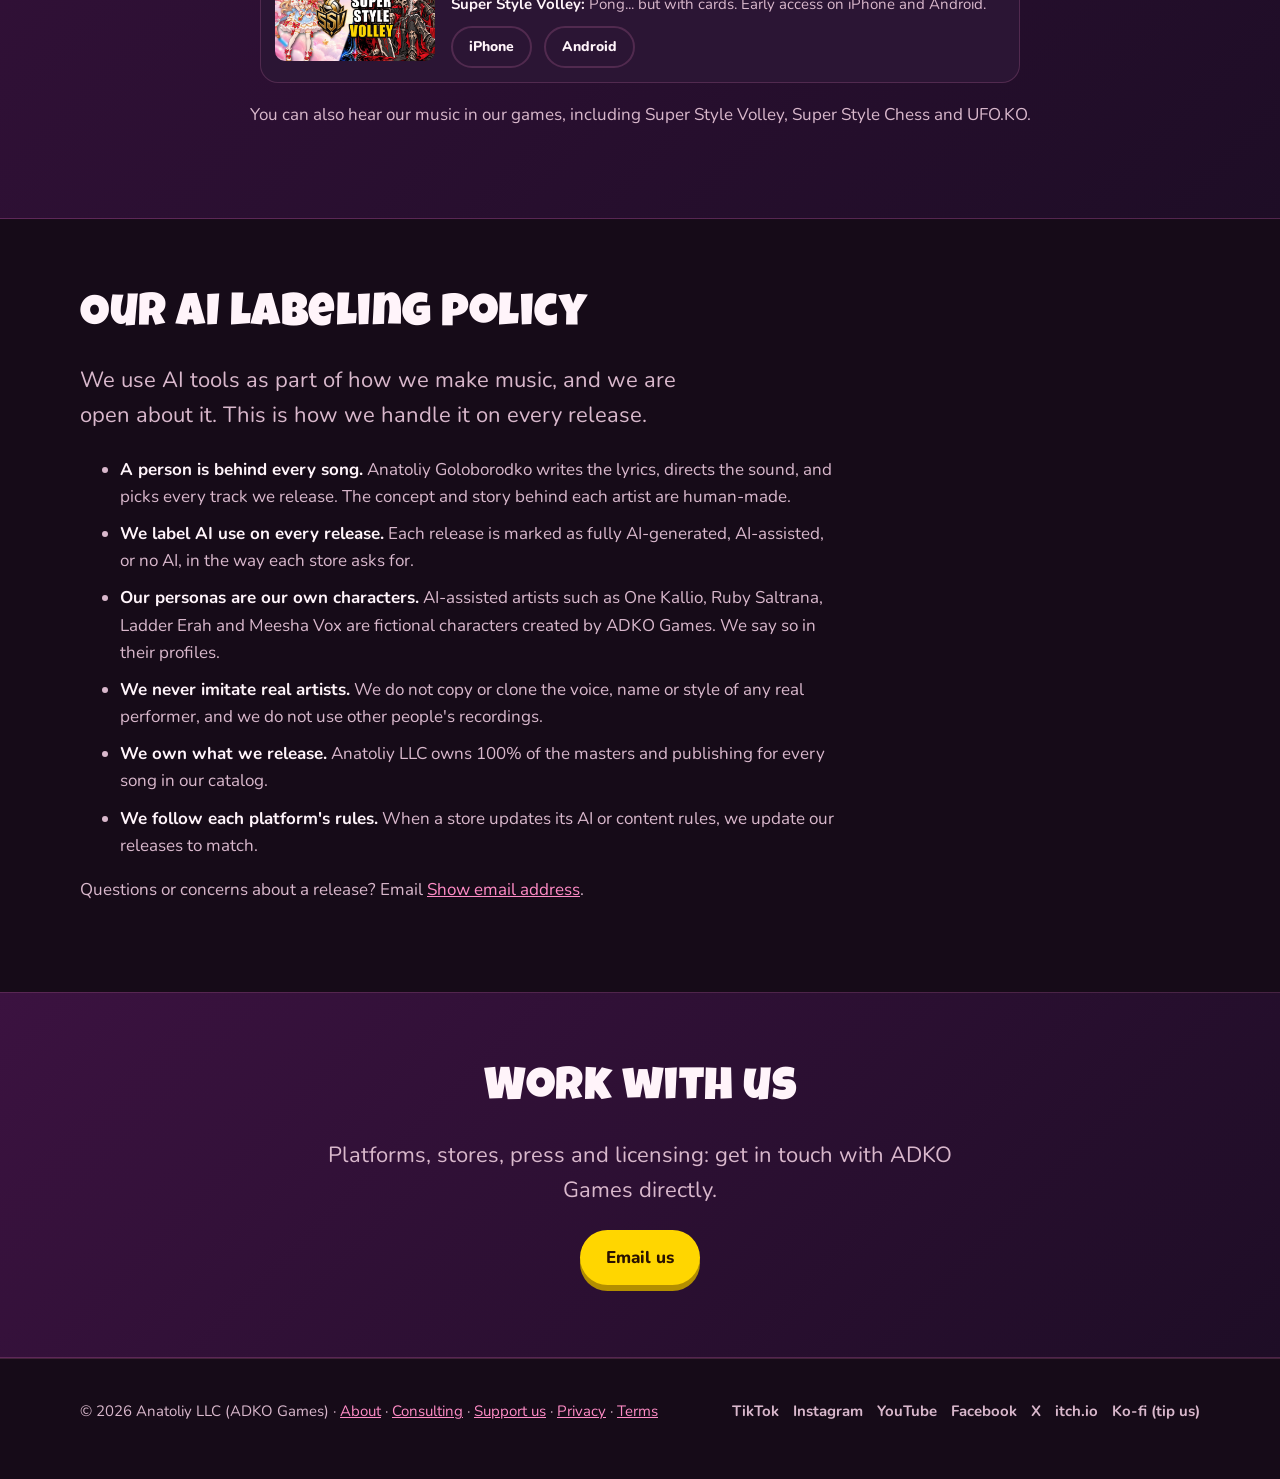
<file: music/index.html>
<!doctype html>
<html lang="en">
<head>
<!-- Google tag (gtag.js) -->
<script async src="https://www.googletagmanager.com/gtag/js?id=AW-18538826528"></script>
<script>
  window.dataLayer = window.dataLayer || [];
  function gtag(){dataLayer.push(arguments);}
  gtag('js', new Date());
  gtag('config', 'AW-18538826528');
</script>
  <meta charset="utf-8">
  <meta name="viewport" content="width=device-width, initial-scale=1">
  <title>Music - ADKO Games</title>
  <meta name="description" content="ADKO Games is a US video game, entertainment and music distribution company. Our artists, our catalog, where to listen, and how we label AI use.">
  <meta property="og:title" content="Music - ADKO Games">
  <meta property="og:description" content="Our artists, our catalog, where to listen, and how we label AI use.">
  <meta property="og:image" content="https://adkogames.com/super-style-volley/img/banner.jpg">
  <link rel="preconnect" href="https://fonts.googleapis.com">
  <link rel="preconnect" href="https://fonts.gstatic.com" crossorigin>
  <link href="https://fonts.googleapis.com/css2?family=Luckiest+Guy&family=Nunito:wght@400;700;800&display=swap" rel="stylesheet">
  <link rel="stylesheet" href="/style.css">
  <style>
    .facts { display:grid; grid-template-columns: repeat(auto-fit, minmax(min(100%,230px),1fr)); gap:14px; margin-top:28px; }
    .facts div { background:var(--card); border:1px solid var(--line); border-radius:14px; padding:16px 18px; }
    .facts b { display:block; color:var(--pink2); font-size:13px; letter-spacing:1.5px; text-transform:uppercase; margin-bottom:4px; }
    .tag { display:inline-block; font-size:12px; font-weight:800; letter-spacing:1px; text-transform:uppercase; padding:4px 10px; border-radius:999px; border:1px solid var(--line); color:var(--muted); margin:0 6px 10px 0; }
    .tracks { columns: 2 220px; margin:0 0 16px; padding-left:20px; color:var(--muted); }
    .tracks li { break-inside: avoid; margin-bottom:4px; }
    .policy li { margin-bottom:10px; color:var(--muted); }
    .policy b { color:var(--text); }
    .listen-grid { max-width:760px; margin:24px auto 0; text-align:left; }
    .artist-pick { display:flex; flex-wrap:wrap; gap:8px; margin-bottom:14px; }
    .artist-pick button { font:inherit; font-size:14px; padding:8px 14px; border-radius:999px; border:1px solid var(--line); background:var(--card); color:inherit; cursor:pointer; }
    .artist-pick button[aria-selected="true"] { background:var(--pink); border-color:transparent; color:#fff; }
    .listen-grid .btns { justify-content:flex-start; margin-top:14px; }
    .player iframe { border-radius:14px; display:block; }
    .promo-strip { max-width:760px; margin:28px auto 0; display:flex; gap:16px; align-items:center; padding:14px; text-align:left; }
    .promo-strip img { width:160px; height:auto; flex:none; aspect-ratio:16/9; object-fit:cover; border-radius:10px; }
    .promo-strip p { font-size:15px; }
    .promo-strip .btns { justify-content:flex-start; margin:0; }
    .promo-strip .btn { padding:8px 16px; font-size:14px; }
    @media (max-width: 560px) { .promo-strip { flex-direction:column; align-items:flex-start; } .promo-strip img { width:100%; } }
  </style>
</head>
<body>
  <header class="top">
    <div class="wrap">
      <a class="brand" href="/">ADKO <span>Games</span></a>
      <nav>
        <a href="/">Home</a>
        <a href="/#games">Games</a>
        <a href="/music/">Music</a>
        <a href="/super-style-volley/"><span class="hide-sm">Super Style </span>Volley</a>
        <a class="hide-sm" href="/about/">About</a>
      </nav>
    </div>
  </header>

  <section>
    <div class="wrap">
      <p class="eyebrow">ADKO Music</p>
      <h1>Music by ADKO Games</h1>
      <p class="lead">ADKO Games is a US video game, entertainment and music distribution company. We create our own music, own all of it, score our games with it, and release it under our own label.</p>
      <div class="btns" style="margin-top:24px">
        <a class="btn primary" href="#artists">Meet our artists</a>
        <a class="btn ghost" href="#listen">Listen here</a>
        <a class="btn ghost" href="#ai">How we label AI</a>
      </div>
      <div class="facts">
        <div><b>Label</b>ADKO Games</div>
        <div><b>Company</b>Anatoliy LLC, a Delaware company doing business as ADKO Games</div>
        <div><b>Catalog</b>6 artists, about 75 songs</div>
        <div><b>Rights</b>100% of masters and publishing owned by the company</div>
        <div><b>Releases</b>Worldwide, delivered by us</div>
      </div>
    </div>
  </section>

  <section id="artists" style="padding-top:24px">
    <div class="wrap">
      <h2>Our artists</h2>
      <p class="lead">Every artist is created and directed in-house by ADKO founder Anatoliy Goloborodko. Some are AI-assisted personas, and every release says so.</p>
      <div class="grid two" style="margin-top:24px;align-items:start">
        <article class="card" id="checkmate">
          <div class="pad">
            <p class="eyebrow">The band from Super Style Chess</p>
            <h3>♟️ Checkmate</h3>
            <span class="tag">Band</span><span class="tag">AI-assisted</span>
            <p>Checkmate is Super Style Chess's band: 32 members, one for every piece on the board, split into a white side and a black side. Members rotate, so every song can feature a different line-up.</p>
            <ol class="tracks">
              <li>Black King Voltage</li>
              <li>Checkmate in Dior</li>
              <li>Stealing Hoodies For My Queen</li>
              <li>Summer Storms</li>
              <li>That Man On Fire</li>
              <li>Liquid Metal Roses</li>
              <li>Chrome Crowns</li>
              <li>Move Out My Way</li>
              <li>Nightmare On Fire</li>
              <li>Checkmate In The Penthouse</li>
            </ol>
            <div class="btns">
              <a class="btn secondary" href="https://open.spotify.com/artist/0UQdJrSfD6rQnSbA3TDjdr" target="_blank" rel="noopener">Listen on Spotify</a>
              <a class="btn ghost" href="/super-style-chess/">The game</a>
              <a class="btn ghost" href="#listen" data-play="checkmate">Play here</a>
            </div>
          </div>
        </article>
        <article class="card" id="anatoliy-goloborodko">
          <div class="pad">
            <p class="eyebrow">ADKO artist</p>
            <h3>Anatoliy Goloborodko</h3>
            <span class="tag">Solo artist</span><span class="tag">AI-assisted</span>
            <p>The founder's own artist project. Latest single: <b>Moon After Moon</b> (coming soon).</p>
            <div class="btns">
              <a class="btn secondary" href="https://open.spotify.com/artist/0KAOMJKIaPCBh371yn055F" target="_blank" rel="noopener">Listen on Spotify</a>
              <a class="btn ghost" href="#listen" data-play="anatoliy">Play here</a>
            </div>
          </div>
        </article>
        <article class="card" id="one-kallio">
          <div class="pad">
            <p class="eyebrow">ADKO artist</p>
            <h3>One Kallio</h3>
            <span class="tag">AI-assisted persona</span>
            <p>Part of the ADKO music library. New singles out now on Spotify.</p>
            <div class="btns">
              <a class="btn secondary" href="https://open.spotify.com/artist/4oPtNDzht3TWF9IQnodiFZ" target="_blank" rel="noopener">Listen on Spotify</a>
              <a class="btn ghost" href="#listen" data-play="kallio">Play here</a>
            </div>
          </div>
        </article>
        <article class="card" id="ruby-saltrana">
          <div class="pad">
            <p class="eyebrow">ADKO artist</p>
            <h3>Ruby Saltrana</h3>
            <span class="tag">AI-assisted persona</span>
            <p>Part of the ADKO music library. New singles out now on Spotify.</p>
            <div class="btns">
              <a class="btn secondary" href="https://open.spotify.com/artist/6tcTIIeI3SIZjO7LVadnoS" target="_blank" rel="noopener">Listen on Spotify</a>
              <a class="btn ghost" href="#listen" data-play="ruby">Play here</a>
            </div>
          </div>
        </article>
        <article class="card">
          <div class="pad">
            <p class="eyebrow">ADKO artist</p>
            <h3>Ladder Erah</h3>
            <span class="tag">AI-assisted persona</span>
            <p>Part of the ADKO music library. Releases coming soon.</p>
          </div>
        </article>
        <article class="card">
          <div class="pad">
            <p class="eyebrow">ADKO artist</p>
            <h3>Meesha Vox</h3>
            <span class="tag">AI-assisted persona</span>
            <p>Part of the ADKO music library. Releases coming soon.</p>
          </div>
        </article>
      </div>
    </div>
  </section>

  <section id="listen" class="band">
    <div class="wrap">
      <h2>Listen here</h2>
      <p class="lead" style="margin-inline:auto">Pick an artist and play them right on this page, or open them in Spotify. More stores, and a place to buy our soundtracks directly, are on the way.</p>
      <div class="listen-grid">
        <div class="player">
          <div class="artist-pick" role="tablist" aria-label="Choose an artist">
            <button type="button" role="tab" data-play="checkmate" data-id="0UQdJrSfD6rQnSbA3TDjdr" data-name="Checkmate" aria-selected="true">Checkmate</button>
            <button type="button" role="tab" data-play="anatoliy" data-id="0KAOMJKIaPCBh371yn055F" data-name="Anatoliy Goloborodko" aria-selected="false">Anatoliy Goloborodko</button>
            <button type="button" role="tab" data-play="kallio" data-id="4oPtNDzht3TWF9IQnodiFZ" data-name="One Kallio" aria-selected="false">One Kallio</button>
            <button type="button" role="tab" data-play="ruby" data-id="6tcTIIeI3SIZjO7LVadnoS" data-name="Ruby Saltrana" aria-selected="false">Ruby Saltrana</button>
          </div>
          <iframe id="spot" title="Checkmate on Spotify" src="https://open.spotify.com/embed/artist/0UQdJrSfD6rQnSbA3TDjdr?utm_source=generator&amp;theme=0" width="100%" height="452" frameborder="0" allow="autoplay; clipboard-write; encrypted-media; fullscreen; picture-in-picture" loading="lazy"></iframe>
          <div class="btns">
            <a id="spot-open" class="btn primary" href="https://open.spotify.com/artist/0UQdJrSfD6rQnSbA3TDjdr" target="_blank" rel="noopener">Open in Spotify</a>
            <span class="btn ghost soon">Apple Music (soon)</span>
            <span class="btn ghost soon">Soundtrack store (soon)</span>
          </div>
        </div>
      </div>
      <aside class="card promo-strip" aria-label="Also from ADKO Games">
        <a href="/super-style-volley/"><img src="/super-style-volley/img/banner.jpg" width="1200" height="675" alt="Super Style Volley" loading="lazy"></a>
        <div>
          <p class="eyebrow" style="margin:0 0 4px">Also from ADKO Games</p>
          <p style="margin:0 0 10px"><b style="color:var(--text)">Super Style Volley:</b> Pong... but with cards. Early access on iPhone and Android.</p>
          <div class="btns store-btns">
            <a class="btn ghost" data-os="ios" href="https://testflight.apple.com/join/9PjtPrw9" target="_blank" rel="noopener">iPhone</a>
            <a class="btn ghost" data-os="android" href="https://play.google.com/apps/testing/com.adkogames.superstylevolley" target="_blank" rel="noopener">Android</a>
          </div>
        </div>
      </aside>
      <p style="color:var(--muted);margin-top:18px">You can also hear our music in our games, including Super Style Volley, Super Style Chess and UFO.KO.</p>
    </div>
  </section>

  <section id="ai">
    <div class="wrap">
      <h2>Our AI labeling policy</h2>
      <p class="lead">We use AI tools as part of how we make music, and we are open about it. This is how we handle it on every release.</p>
      <ul class="policy" style="max-width:760px;margin-top:20px">
        <li><b>A person is behind every song.</b> Anatoliy Goloborodko writes the lyrics, directs the sound, and picks every track we release. The concept and story behind each artist are human-made.</li>
        <li><b>We label AI use on every release.</b> Each release is marked as fully AI-generated, AI-assisted, or no AI, in the way each store asks for.</li>
        <li><b>Our personas are our own characters.</b> AI-assisted artists such as One Kallio, Ruby Saltrana, Ladder Erah and Meesha Vox are fictional characters created by ADKO Games. We say so in their profiles.</li>
        <li><b>We never imitate real artists.</b> We do not copy or clone the voice, name or style of any real performer, and we do not use other people's recordings.</li>
        <li><b>We own what we release.</b> Anatoliy LLC owns 100% of the masters and publishing for every song in our catalog.</li>
        <li><b>We follow each platform's rules.</b> When a store updates its AI or content rules, we update our releases to match.</li>
      </ul>
      <p style="color:var(--muted)">Questions or concerns about a release? Email <a href="#" class="eml" data-u="YW5hdG9saXk=" data-d="YWRrb2dhbWVzLmNvbQ==">Show email address</a>.</p>
    </div>
  </section>

  <section class="band">
    <div class="wrap">
      <h2>Work with us</h2>
      <p class="lead" style="margin-inline:auto">Platforms, stores, press and licensing: get in touch with ADKO Games directly.</p>
      <div class="btns">
        <a href="#" class="btn primary eml" data-u="YW5hdG9saXk=" data-d="YWRrb2dhbWVzLmNvbQ==" data-show="keep">Email us</a>
      </div>
    </div>
  </section>

  <footer>
    <div class="wrap">
      <span>&copy; <span id="y">2026</span> Anatoliy LLC (ADKO Games) &middot; <a href="/about/">About</a> &middot; <a href="/consulting/">Consulting</a> &middot; <a href="/support/">Support us</a> &middot; <a href="/privacy/">Privacy</a> &middot; <a href="/terms/">Terms</a></span>
      <nav class="social" aria-label="Social links">
        <a href="https://www.tiktok.com/@adkogames" target="_blank" rel="noopener">TikTok</a>
        <a href="https://www.instagram.com/adkogames/" target="_blank" rel="noopener">Instagram</a>
        <a href="https://www.youtube.com/channel/UCZbUXDJehwjDRkcNYayAfHQ" target="_blank" rel="noopener">YouTube</a>
        <a href="https://www.facebook.com/109093851333271" target="_blank" rel="noopener">Facebook</a>
        <a href="https://x.com/PlayADKOGames" target="_blank" rel="noopener">X</a>
        <a href="https://adkogames.itch.io" target="_blank" rel="noopener">itch.io</a>
        <a href="https://ko-fi.com/adkogames" target="_blank" rel="noopener">Ko-fi (tip us)</a>
      </nav>
    </div>
  </footer>
  <script>document.getElementById('y').textContent = new Date().getFullYear();</script>
  <script>(function(){var a=/android/i.test(navigator.userAgent)?"android":(/iphone|ipad|ipod/i.test(navigator.userAgent)?"ios":"");if(!a)return;document.querySelectorAll(".store-btns").forEach(function(b){var m=b.querySelector('[data-os="'+a+'"]');if(m){b.prepend(m);b.querySelectorAll("a").forEach(function(x){if(x!==m)x.className=x.className;});}});})();</script>
  <script>(function(){var f=document.getElementById("spot"),o=document.getElementById("spot-open"),bs=document.querySelectorAll(".artist-pick button");function play(k){bs.forEach(function(b){var on=b.dataset.play===k;b.setAttribute("aria-selected",on?"true":"false");if(on){f.src="https://open.spotify.com/embed/artist/"+b.dataset.id+"?utm_source=generator&theme=0";f.title=b.dataset.name+" on Spotify";o.href="https://open.spotify.com/artist/"+b.dataset.id;}});}bs.forEach(function(b){b.addEventListener("click",function(){play(b.dataset.play);});});document.querySelectorAll("a[data-play]").forEach(function(a){a.addEventListener("click",function(){play(a.dataset.play);});});})();</script>
  <script src="/email-guard.js" defer></script>
  <!-- Cloudflare Web Analytics --><script defer src='https://static.cloudflareinsights.com/beacon.min.js' data-cf-beacon='{"token": "abee5f40da4d4aecb4408374ab8580bf"}'></script><!-- End Cloudflare Web Analytics -->
</body>
</html>
</file>
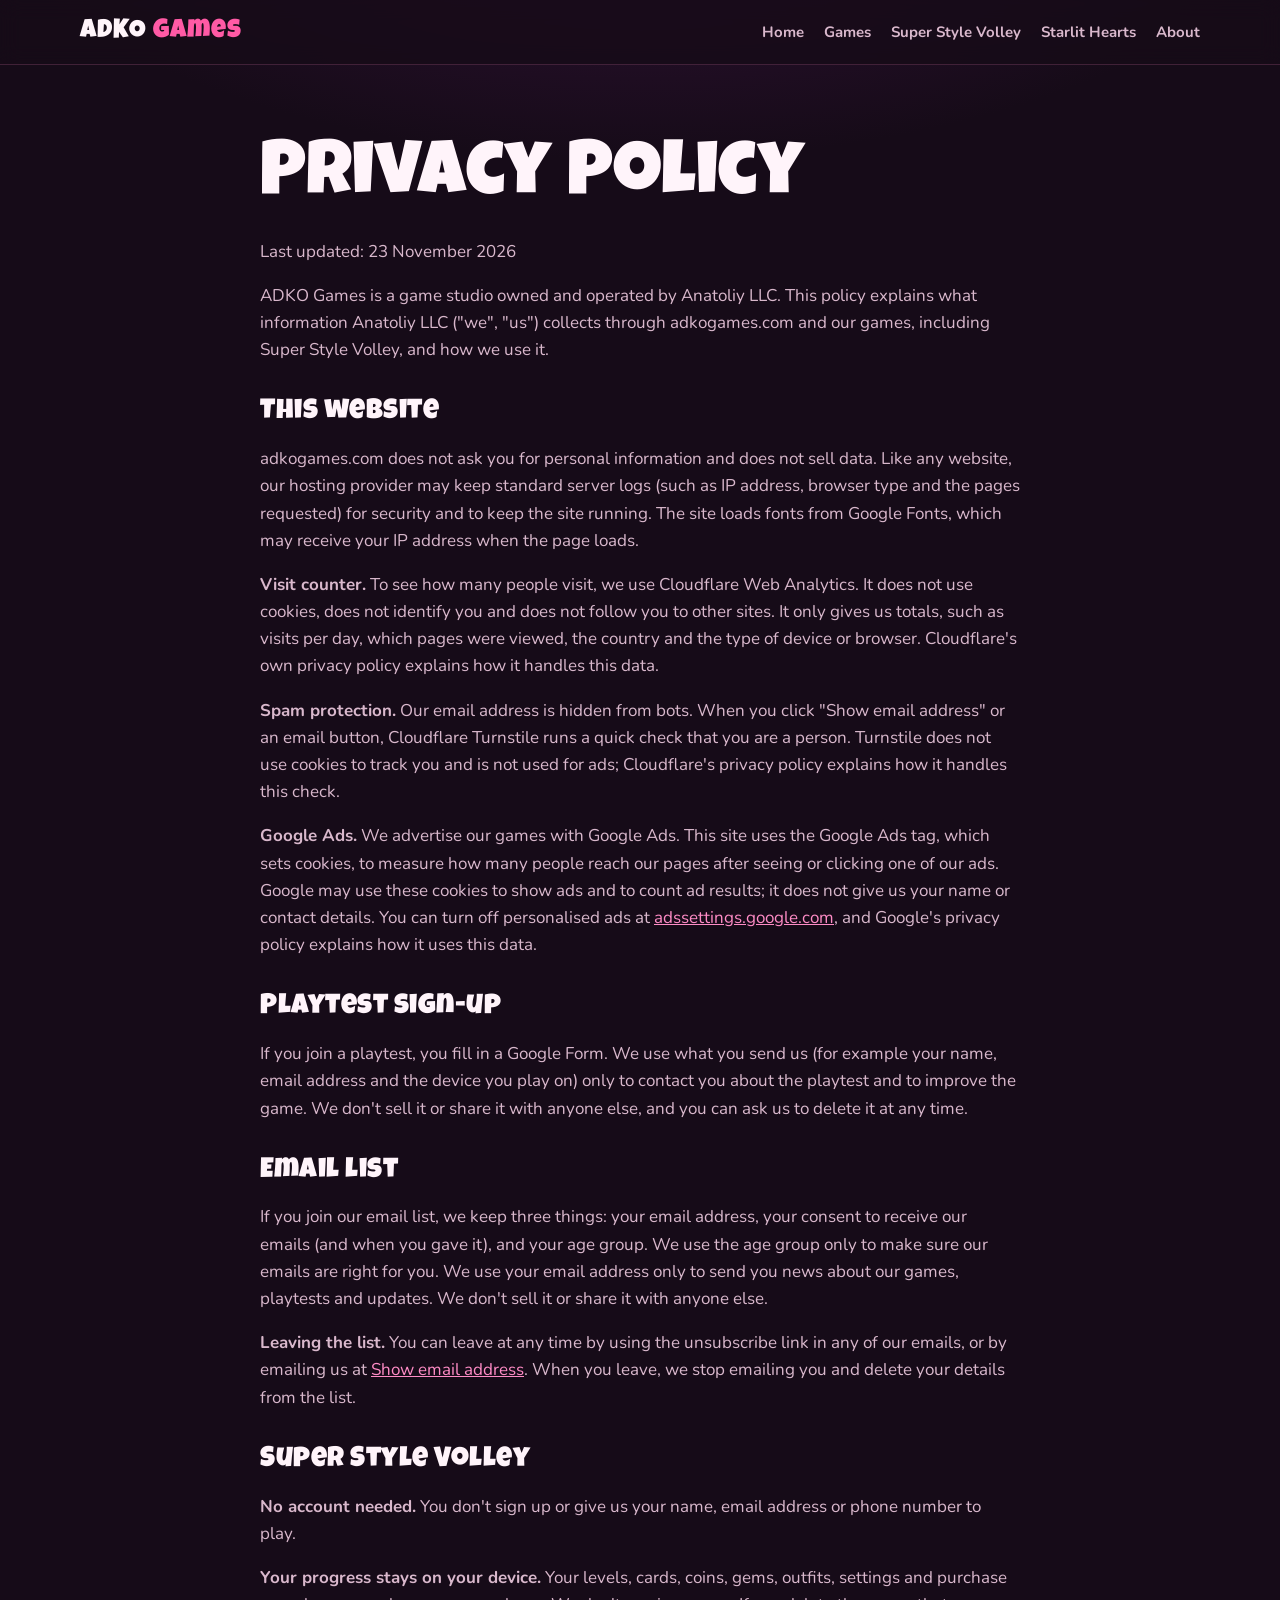
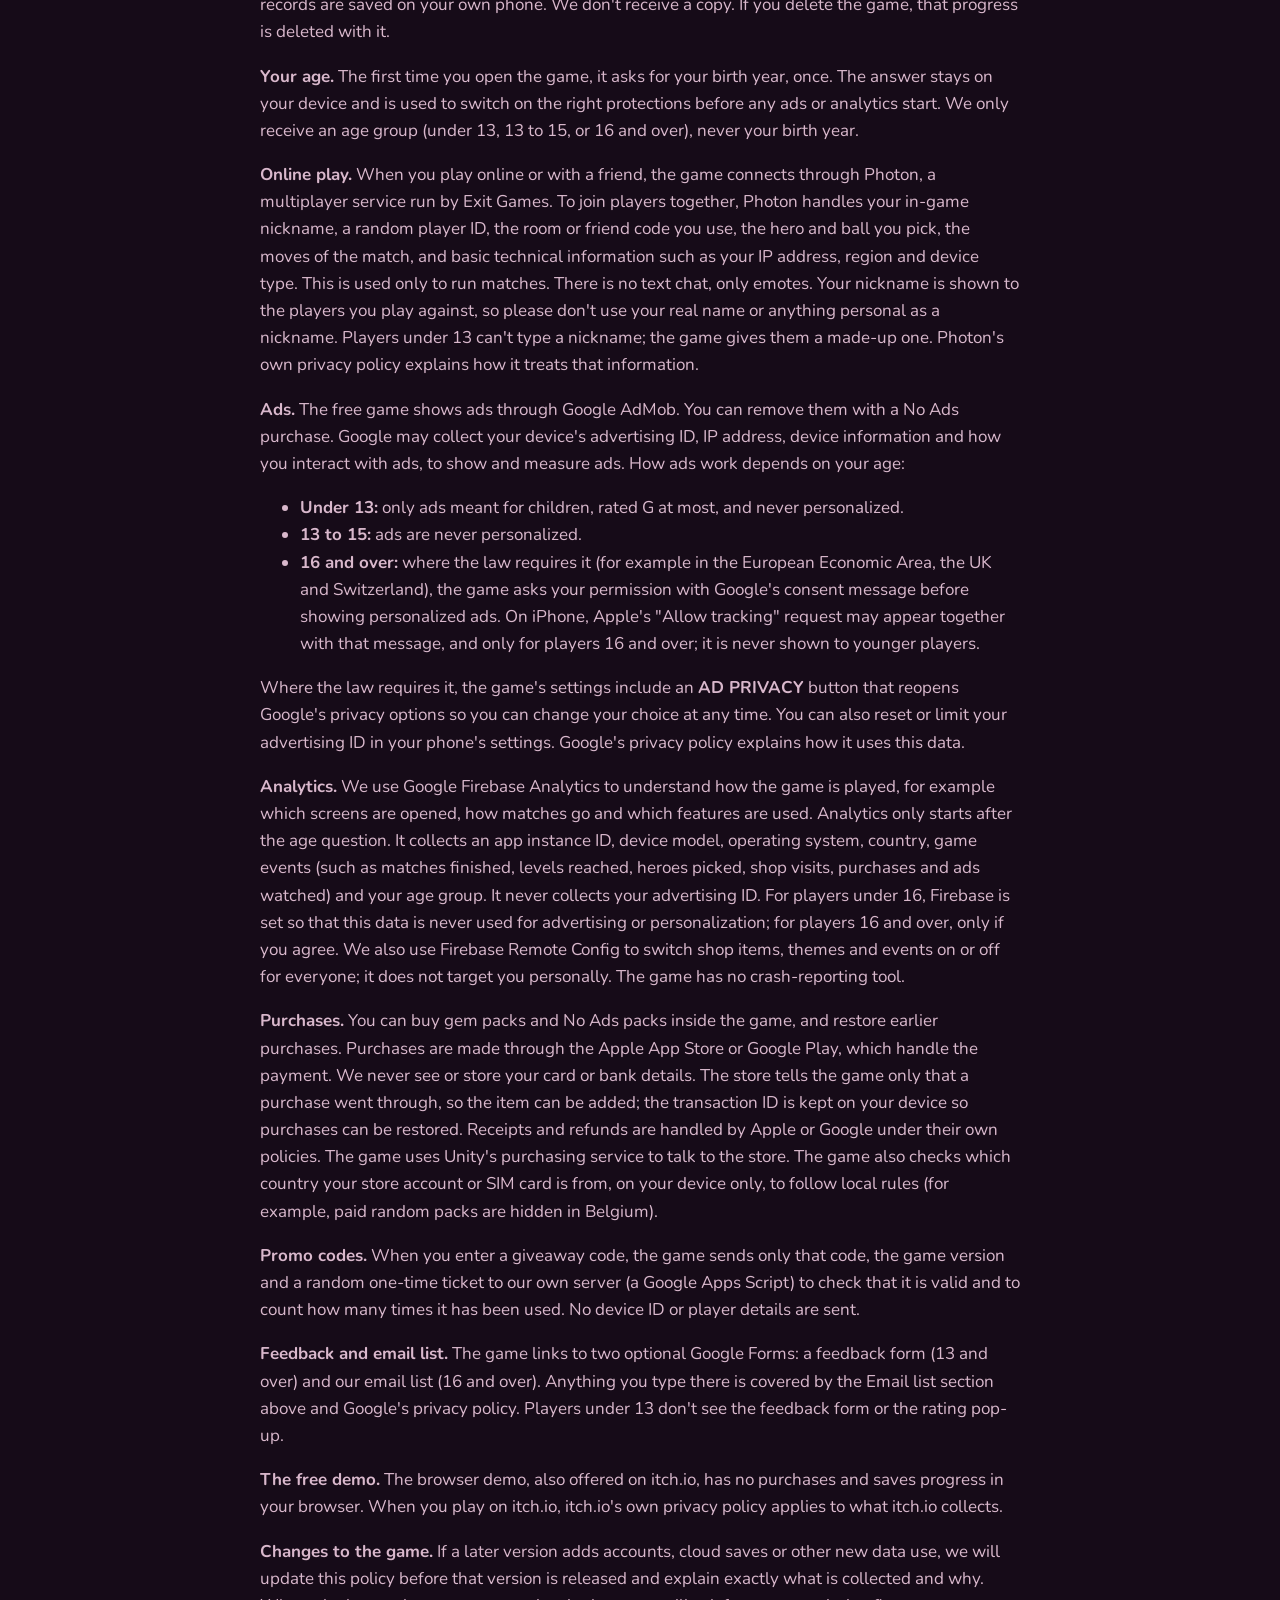
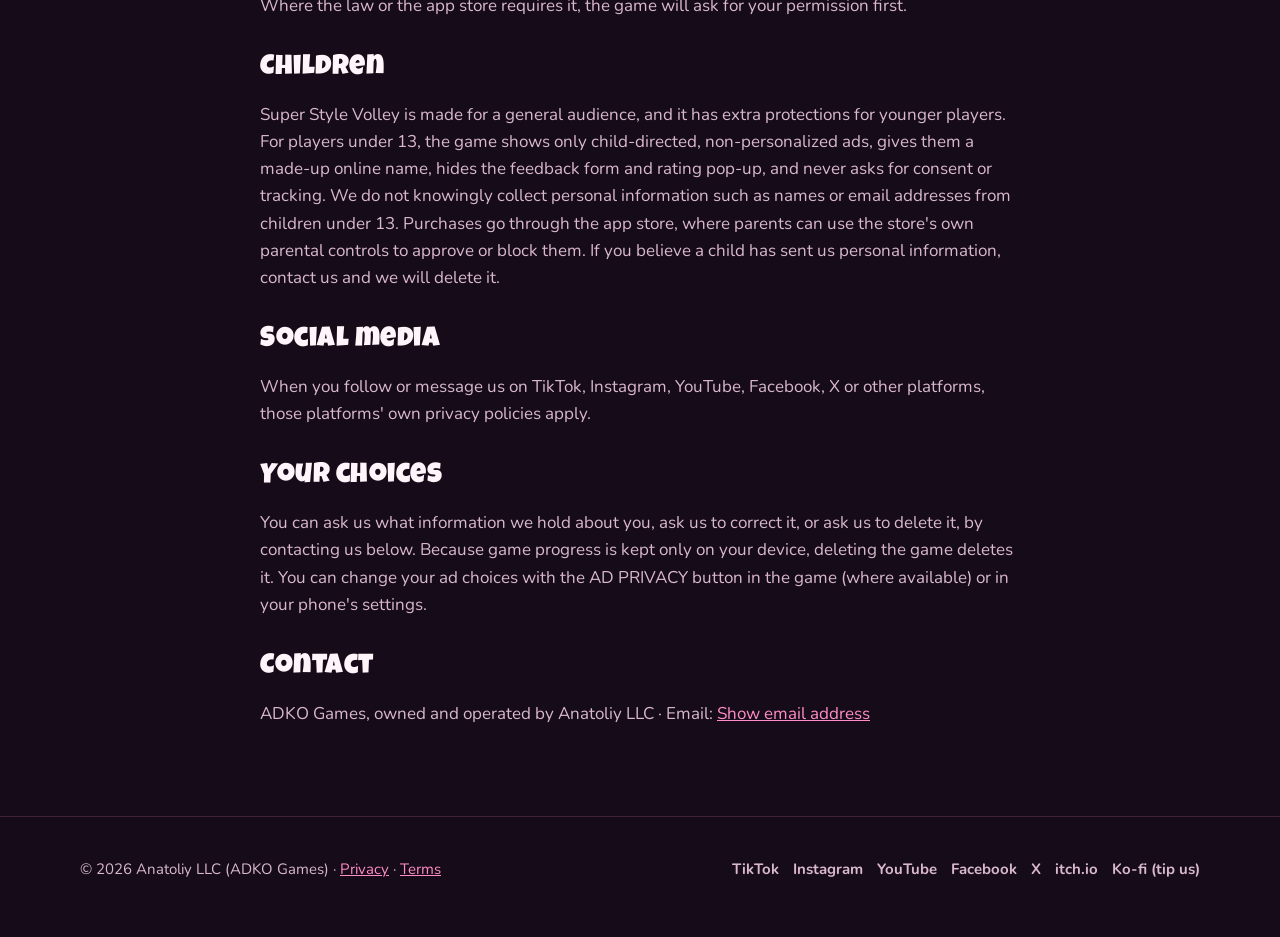
<file: privacy/index.html>
<!doctype html>
<html lang="en">
<head>
<!-- Google tag (gtag.js) -->
<script async src="https://www.googletagmanager.com/gtag/js?id=AW-18538826528"></script>
<script>
  window.dataLayer = window.dataLayer || [];
  function gtag(){dataLayer.push(arguments);}
  gtag('js', new Date());
  gtag('config', 'AW-18538826528');
</script>
  <meta charset="utf-8">
  <meta name="viewport" content="width=device-width, initial-scale=1">
  <title>Privacy Policy - ADKO Games</title>
  <link rel="preconnect" href="https://fonts.googleapis.com">
  <link rel="preconnect" href="https://fonts.gstatic.com" crossorigin>
  <link href="https://fonts.googleapis.com/css2?family=Luckiest+Guy&family=Nunito:wght@400;700;800&display=swap" rel="stylesheet">
  <link rel="stylesheet" href="/style.css">
</head>
<body>
  <header class="top">
    <div class="wrap">
      <a class="brand" href="/">ADKO <span>Games</span></a>
      <nav>
        <a href="/">Home</a>
        <a href="/#games">Games</a>
        <a href="/super-style-volley/"><span class="hide-sm">Super Style </span>Volley</a>
        <a href="/starlit-hearts/">Starlit<span class="hide-sm"> Hearts</span></a>
        <a class="hide-sm" href="/about/">About</a>
      </nav>
    </div>
  </header>

  <section>
    <div class="wrap legal">
      <h1>Privacy Policy</h1>
      <p>Last updated: 23 November 2026</p>
      <p>ADKO Games is a game studio owned and operated by Anatoliy LLC. This policy explains what information Anatoliy LLC ("we", "us") collects through adkogames.com and our games, including Super Style Volley, and how we use it.</p>

      <h2>This website</h2>
      <p>adkogames.com does not ask you for personal information and does not sell data. Like any website, our hosting provider may keep standard server logs (such as IP address, browser type and the pages requested) for security and to keep the site running. The site loads fonts from Google Fonts, which may receive your IP address when the page loads.</p>
      <p><strong>Visit counter.</strong> To see how many people visit, we use Cloudflare Web Analytics. It does not use cookies, does not identify you and does not follow you to other sites. It only gives us totals, such as visits per day, which pages were viewed, the country and the type of device or browser. Cloudflare's own privacy policy explains how it handles this data.</p>
      <p><strong>Spam protection.</strong> Our email address is hidden from bots. When you click "Show email address" or an email button, Cloudflare Turnstile runs a quick check that you are a person. Turnstile does not use cookies to track you and is not used for ads; Cloudflare's privacy policy explains how it handles this check.</p>
      <p><strong>Google Ads.</strong> We advertise our games with Google Ads. This site uses the Google Ads tag, which sets cookies, to measure how many people reach our pages after seeing or clicking one of our ads. Google may use these cookies to show ads and to count ad results; it does not give us your name or contact details. You can turn off personalised ads at <a href="https://adssettings.google.com" target="_blank" rel="noopener">adssettings.google.com</a>, and Google's privacy policy explains how it uses this data.</p>

      <h2>Playtest sign-up</h2>
      <p>If you join a playtest, you fill in a Google Form. We use what you send us (for example your name, email address and the device you play on) only to contact you about the playtest and to improve the game. We don't sell it or share it with anyone else, and you can ask us to delete it at any time.</p>

      <h2>Email list</h2>
      <p>If you join our email list, we keep three things: your email address, your consent to receive our emails (and when you gave it), and your age group. We use the age group only to make sure our emails are right for you. We use your email address only to send you news about our games, playtests and updates. We don't sell it or share it with anyone else.</p>
      <p><strong>Leaving the list.</strong> You can leave at any time by using the unsubscribe link in any of our emails, or by emailing us at <a href="#" class="eml" data-u="cGxheWFka29nYW1lcw==" data-d="Z21haWwuY29t">Show email address</a>. When you leave, we stop emailing you and delete your details from the list.</p>

      <h2>Super Style Volley</h2>
      <p><strong>No account needed.</strong> You don't sign up or give us your name, email address or phone number to play.</p>
      <p><strong>Your progress stays on your device.</strong> Your levels, cards, coins, gems, outfits, settings and purchase records are saved on your own phone. We don't receive a copy. If you delete the game, that progress is deleted with it.</p>
      <p><strong>Your age.</strong> The first time you open the game, it asks for your birth year, once. The answer stays on your device and is used to switch on the right protections before any ads or analytics start. We only receive an age group (under 13, 13 to 15, or 16 and over), never your birth year.</p>
      <p><strong>Online play.</strong> When you play online or with a friend, the game connects through Photon, a multiplayer service run by Exit Games. To join players together, Photon handles your in-game nickname, a random player ID, the room or friend code you use, the hero and ball you pick, the moves of the match, and basic technical information such as your IP address, region and device type. This is used only to run matches. There is no text chat, only emotes. Your nickname is shown to the players you play against, so please don't use your real name or anything personal as a nickname. Players under 13 can't type a nickname; the game gives them a made-up one. Photon's own privacy policy explains how it treats that information.</p>
      <p><strong>Ads.</strong> The free game shows ads through Google AdMob. You can remove them with a No Ads purchase. Google may collect your device's advertising ID, IP address, device information and how you interact with ads, to show and measure ads. How ads work depends on your age:</p>
      <ul>
        <li><strong>Under 13:</strong> only ads meant for children, rated G at most, and never personalized.</li>
        <li><strong>13 to 15:</strong> ads are never personalized.</li>
        <li><strong>16 and over:</strong> where the law requires it (for example in the European Economic Area, the UK and Switzerland), the game asks your permission with Google's consent message before showing personalized ads. On iPhone, Apple's "Allow tracking" request may appear together with that message, and only for players 16 and over; it is never shown to younger players.</li>
      </ul>
      <p>Where the law requires it, the game's settings include an <strong>AD PRIVACY</strong> button that reopens Google's privacy options so you can change your choice at any time. You can also reset or limit your advertising ID in your phone's settings. Google's privacy policy explains how it uses this data.</p>
      <p><strong>Analytics.</strong> We use Google Firebase Analytics to understand how the game is played, for example which screens are opened, how matches go and which features are used. Analytics only starts after the age question. It collects an app instance ID, device model, operating system, country, game events (such as matches finished, levels reached, heroes picked, shop visits, purchases and ads watched) and your age group. It never collects your advertising ID. For players under 16, Firebase is set so that this data is never used for advertising or personalization; for players 16 and over, only if you agree. We also use Firebase Remote Config to switch shop items, themes and events on or off for everyone; it does not target you personally. The game has no crash-reporting tool.</p>
      <p><strong>Purchases.</strong> You can buy gem packs and No Ads packs inside the game, and restore earlier purchases. Purchases are made through the Apple App Store or Google Play, which handle the payment. We never see or store your card or bank details. The store tells the game only that a purchase went through, so the item can be added; the transaction ID is kept on your device so purchases can be restored. Receipts and refunds are handled by Apple or Google under their own policies. The game uses Unity's purchasing service to talk to the store. The game also checks which country your store account or SIM card is from, on your device only, to follow local rules (for example, paid random packs are hidden in Belgium).</p>
      <p><strong>Promo codes.</strong> When you enter a giveaway code, the game sends only that code, the game version and a random one-time ticket to our own server (a Google Apps Script) to check that it is valid and to count how many times it has been used. No device ID or player details are sent.</p>
      <p><strong>Feedback and email list.</strong> The game links to two optional Google Forms: a feedback form (13 and over) and our email list (16 and over). Anything you type there is covered by the Email list section above and Google's privacy policy. Players under 13 don't see the feedback form or the rating pop-up.</p>
      <p><strong>The free demo.</strong> The browser demo, also offered on itch.io, has no purchases and saves progress in your browser. When you play on itch.io, itch.io's own privacy policy applies to what itch.io collects.</p>
      <p><strong>Changes to the game.</strong> If a later version adds accounts, cloud saves or other new data use, we will update this policy before that version is released and explain exactly what is collected and why. Where the law or the app store requires it, the game will ask for your permission first.</p>

      <h2>Children</h2>
      <p>Super Style Volley is made for a general audience, and it has extra protections for younger players. For players under 13, the game shows only child-directed, non-personalized ads, gives them a made-up online name, hides the feedback form and rating pop-up, and never asks for consent or tracking. We do not knowingly collect personal information such as names or email addresses from children under 13. Purchases go through the app store, where parents can use the store's own parental controls to approve or block them. If you believe a child has sent us personal information, contact us and we will delete it.</p>

      <h2>Social media</h2>
      <p>When you follow or message us on TikTok, Instagram, YouTube, Facebook, X or other platforms, those platforms' own privacy policies apply.</p>

      <h2>Your choices</h2>
      <p>You can ask us what information we hold about you, ask us to correct it, or ask us to delete it, by contacting us below. Because game progress is kept only on your device, deleting the game deletes it. You can change your ad choices with the AD PRIVACY button in the game (where available) or in your phone's settings.</p>

      <h2>Contact</h2>
      <p>ADKO Games, owned and operated by Anatoliy LLC &middot; Email: <a href="#" class="eml" data-u="cGxheWFka29nYW1lcw==" data-d="Z21haWwuY29t">Show email address</a></p>
    </div>
  </section>

  <footer>
    <div class="wrap">
      <span>&copy; <span id="y">2026</span> Anatoliy LLC (ADKO Games) &middot; <a href="/privacy/">Privacy</a> &middot; <a href="/terms/">Terms</a></span>
      <nav class="social" aria-label="Social links">
        <a href="https://www.tiktok.com/@adkogames" target="_blank" rel="noopener">TikTok</a>
        <a href="https://www.instagram.com/adkogames/" target="_blank" rel="noopener">Instagram</a>
        <a href="https://www.youtube.com/channel/UCZbUXDJehwjDRkcNYayAfHQ" target="_blank" rel="noopener">YouTube</a>
        <a href="https://www.facebook.com/109093851333271" target="_blank" rel="noopener">Facebook</a>
        <a href="https://x.com/PlayADKOGames" target="_blank" rel="noopener">X</a>
        <a href="https://adkogames.itch.io" target="_blank" rel="noopener">itch.io</a>
        <a href="https://ko-fi.com/adkogames" target="_blank" rel="noopener">Ko-fi (tip us)</a>
      </nav>
    </div>
  </footer>
  <script>document.getElementById('y').textContent = new Date().getFullYear();</script>
  <script src="/email-guard.js" defer></script>
  <!-- Cloudflare Web Analytics --><script defer src='https://static.cloudflareinsights.com/beacon.min.js' data-cf-beacon='{"token": "abee5f40da4d4aecb4408374ab8580bf"}'></script><!-- End Cloudflare Web Analytics -->
</body>
</html>
</file>
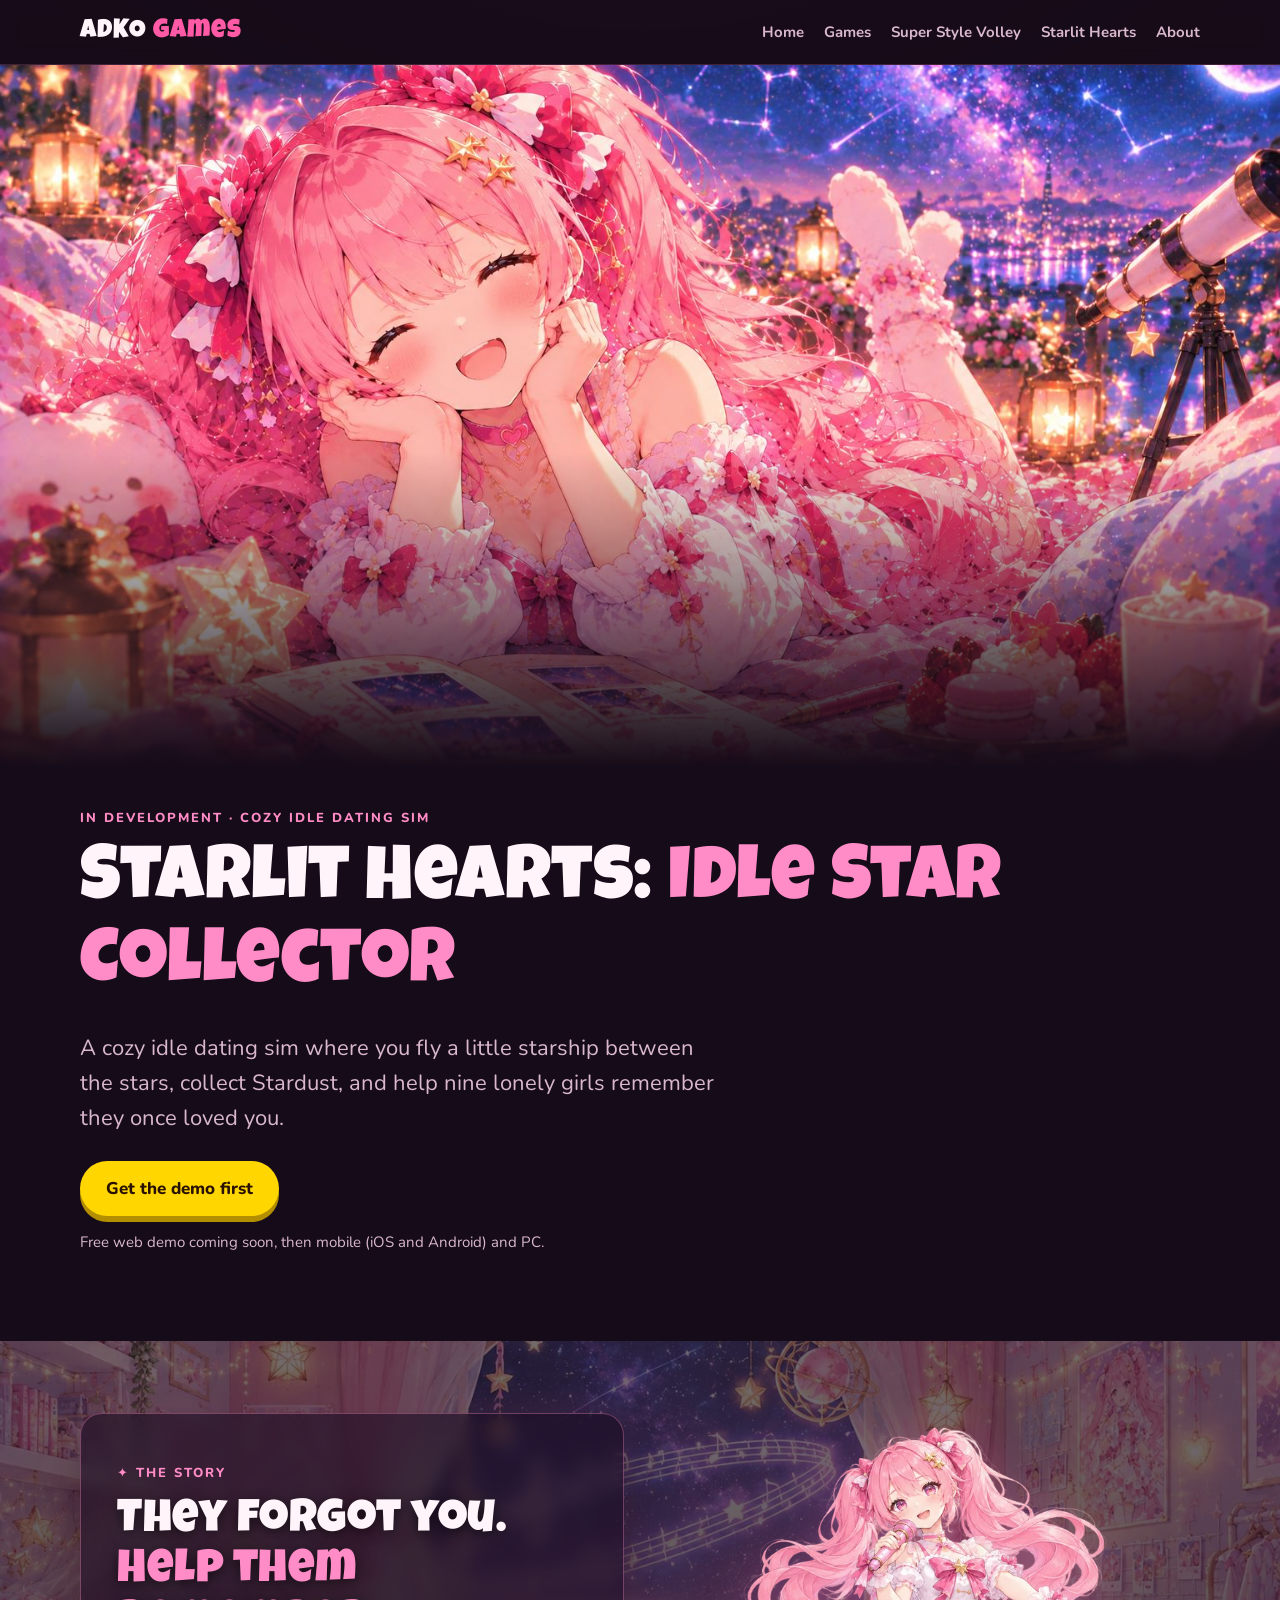
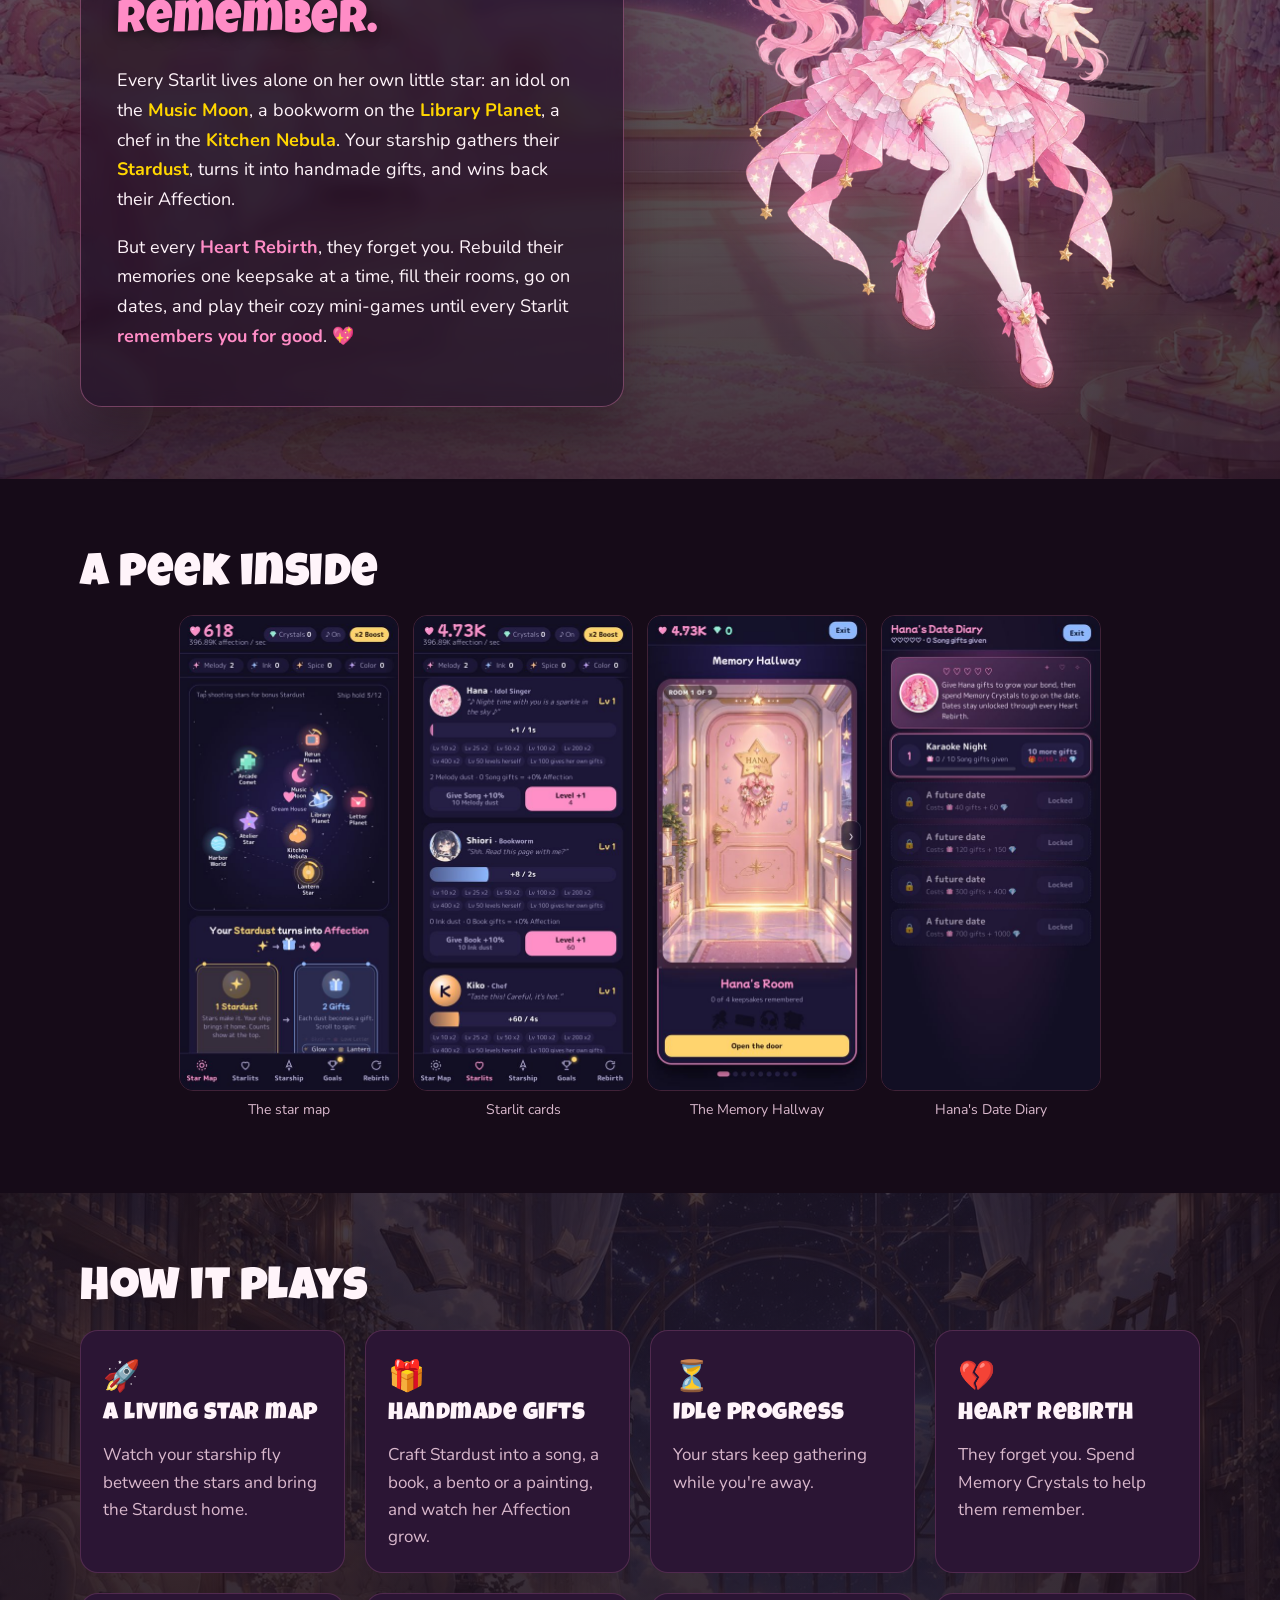
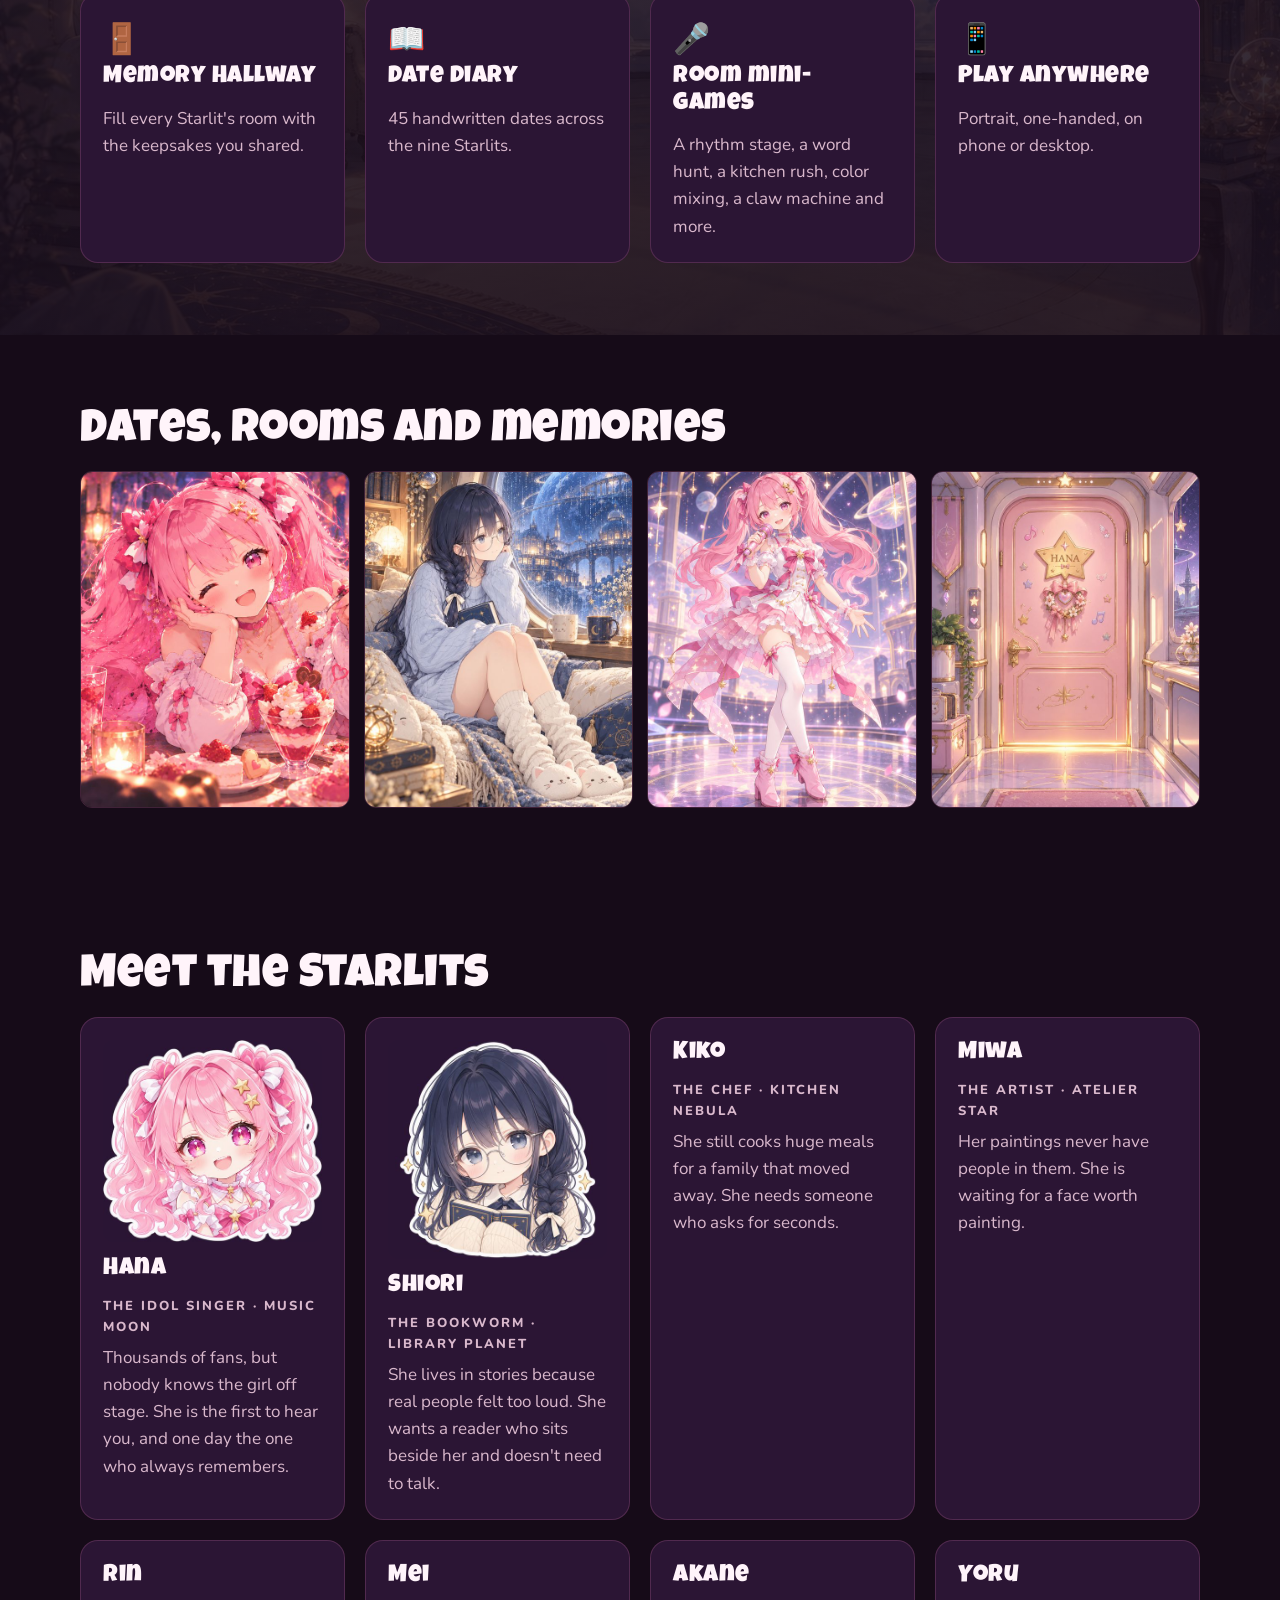
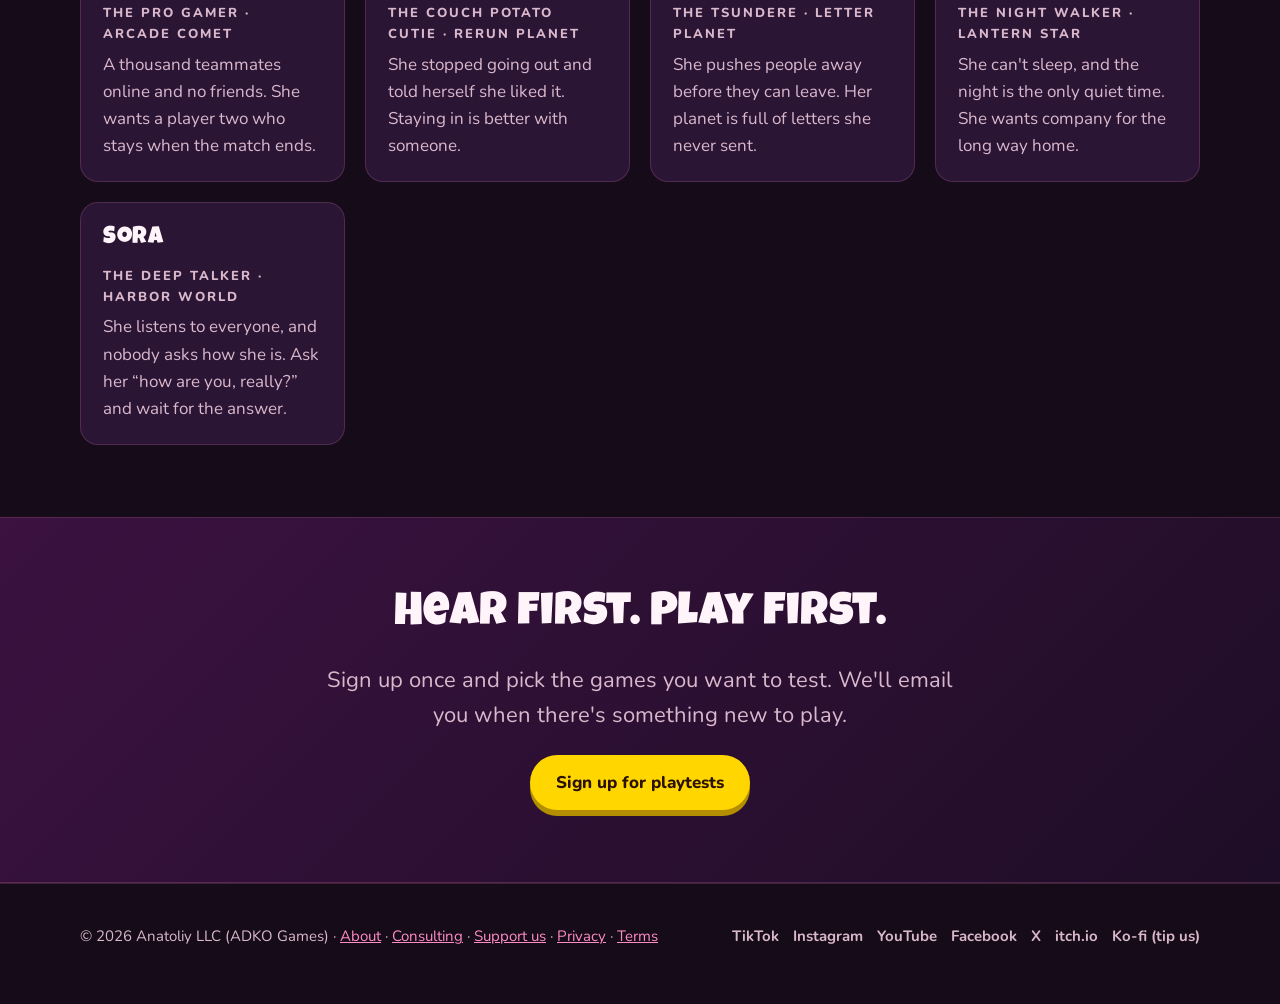
<file: starlit-hearts/index.html>
<!doctype html>
<html lang="en">
<head>
<!-- Google tag (gtag.js) -->
<script async src="https://www.googletagmanager.com/gtag/js?id=AW-18538826528"></script>
<script>
  window.dataLayer = window.dataLayer || [];
  function gtag(){dataLayer.push(arguments);}
  gtag('js', new Date());
  gtag('config', 'AW-18538826528');
</script>
  <meta charset="utf-8">
  <meta name="viewport" content="width=device-width, initial-scale=1">
  <title>Starlit Hearts: Idle Star Collector - ADKO Games</title>
  <meta name="description" content="A cozy idle dating sim. Fly a little starship between the stars, collect Stardust, and help nine lonely girls remember they once loved you.">
  <meta property="og:title" content="Starlit Hearts: Idle Star Collector - ADKO Games">
  <meta property="og:description" content="A cozy idle dating sim. Fly a little starship between the stars, collect Stardust, and help nine lonely girls remember they once loved you.">
  <meta property="og:image" content="https://adkogames.com/starlit-hearts/img/website-images/hero.jpg">
  <link rel="preconnect" href="https://fonts.googleapis.com">
  <link rel="preconnect" href="https://fonts.gstatic.com" crossorigin>
  <link href="https://fonts.googleapis.com/css2?family=Luckiest+Guy&family=Nunito:wght@400;700;800&display=swap" rel="stylesheet">
  <link rel="stylesheet" href="/style.css">
</head>
<body>
  <header class="top">
    <div class="wrap">
      <a class="brand" href="/">ADKO <span>Games</span></a>
      <nav>
        <a href="/">Home</a>
        <a href="/#games">Games</a>
        <a href="/super-style-volley/"><span class="hide-sm">Super Style </span>Volley</a>
        <a href="/starlit-hearts/">Starlit<span class="hide-sm"> Hearts</span></a>
        <a class="hide-sm" href="/about/">About</a>
      </nav>
    </div>
  </header>

  <section class="hero">
    <img class="bg" src="img/website-images/hero.jpg" alt="Hana stargazing on the Music Moon">
    <div class="shade"></div>
  </section>

  <section class="hero-text">
    <div class="wrap">
      <p class="eyebrow">In development &middot; Cozy idle dating sim</p>
      <h1>Starlit Hearts: <span style="color:var(--pink2)">Idle Star Collector</span></h1>
      <p class="lead">A cozy idle dating sim where you fly a little starship between the stars, collect Stardust, and help nine lonely girls remember they once loved you.</p>
      <div class="btns" style="margin-top:24px">
        <a class="btn primary" href="https://forms.gle/pDdn73do8j5i7dEXA" target="_blank" rel="noopener">Get the demo first</a>
      </div>
      <p style="color:var(--muted);font-size:15px;margin-top:14px">Free web demo coming soon, then mobile (iOS and Android) and PC.</p>
    </div>
  </section>

  <section style="background:linear-gradient(rgba(22,11,24,.6),rgba(22,11,24,.8)),url(img/website-images/hana-room.jpg) center/cover">
    <div class="wrap" style="display:grid;grid-template-columns:repeat(auto-fit,minmax(min(100%,320px),1fr));gap:32px;align-items:center">
      <div style="background:rgba(30,12,36,.62);backdrop-filter:blur(8px);-webkit-backdrop-filter:blur(8px);border:1px solid rgba(255,140,198,.35);border-radius:22px;padding:clamp(22px,4vw,36px);box-shadow:0 20px 50px rgba(0,0,0,.45),0 0 40px rgba(255,105,180,.15)">
      <p class="eyebrow">&#10022; The story</p>
      <h2 style="text-shadow:0 3px 14px rgba(0,0,0,.6)">They forgot you.<br><span style="color:var(--pink2)">Help them remember.</span></h2>
      <p style="font-size:18px;line-height:1.65">Every Starlit lives alone on her own little star: an idol on the <b style="color:var(--gold)">Music Moon</b>, a bookworm on the <b style="color:var(--gold)">Library Planet</b>, a chef in the <b style="color:var(--gold)">Kitchen Nebula</b>. Your starship gathers their <b style="color:var(--gold)">Stardust</b>, turns it into handmade gifts, and wins back their Affection.</p>
      <p style="font-size:18px;line-height:1.65">But every <b style="color:var(--pink2)">Heart Rebirth</b>, they forget you. Rebuild their memories one keepsake at a time, fill their rooms, go on dates, and play their cozy mini-games until every Starlit <b style="color:var(--pink2)">remembers you for good</b>. &#128150;</p>
      </div>
      <img src="img/website-images/hana-reach.webp" alt="Hana reaching for the stars" loading="lazy" style="width:min(75%,380px);margin-inline:auto;filter:drop-shadow(0 10px 30px rgba(255,120,190,.35))">
    </div>
  </section>

  <section>
    <div class="wrap">
      <h2>A peek inside</h2>
      <div class="tall" style="grid-template-columns:repeat(auto-fit,minmax(140px,1fr));max-width:922px;margin-inline:auto">
        <figure style="margin:0;text-align:center"><img src="img/website-images/shot-star-map.jpg" alt="The star map" loading="lazy" style="width:100%;height:auto;aspect-ratio:440/952"><figcaption style="color:var(--muted);font-size:14px;margin-top:8px">The star map</figcaption></figure>
        <figure style="margin:0;text-align:center"><img src="img/website-images/shot-starlit-cards.jpg" alt="Starlit cards" loading="lazy" style="width:100%;height:auto;aspect-ratio:440/952"><figcaption style="color:var(--muted);font-size:14px;margin-top:8px">Starlit cards</figcaption></figure>
        <figure style="margin:0;text-align:center"><img src="img/website-images/shot-memory-hallway-hana.jpg" alt="The Memory Hallway" loading="lazy" style="width:100%;height:auto;aspect-ratio:440/952"><figcaption style="color:var(--muted);font-size:14px;margin-top:8px">The Memory Hallway</figcaption></figure>
        <figure style="margin:0;text-align:center"><img src="img/website-images/shot-hana-date-diary.jpg" alt="Hana's Date Diary" loading="lazy" style="width:100%;height:auto;aspect-ratio:440/952"><figcaption style="color:var(--muted);font-size:14px;margin-top:8px">Hana's Date Diary</figcaption></figure>
      </div>
    </div>
  </section>

  <section style="background:linear-gradient(rgba(22,11,24,.8),rgba(22,11,24,.9)),url(img/website-images/library.jpg) center/cover">
    <div class="wrap">
      <h2>How it plays</h2>
      <div class="grid three">
        <div class="card feature"><div class="icon">🚀</div><h3>A living star map</h3><p>Watch your starship fly between the stars and bring the Stardust home.</p></div>
        <div class="card feature"><div class="icon">🎁</div><h3>Handmade gifts</h3><p>Craft Stardust into a song, a book, a bento or a painting, and watch her Affection grow.</p></div>
        <div class="card feature"><div class="icon">⏳</div><h3>Idle progress</h3><p>Your stars keep gathering while you're away.</p></div>
        <div class="card feature"><div class="icon">💔</div><h3>Heart Rebirth</h3><p>They forget you. Spend Memory Crystals to help them remember.</p></div>
        <div class="card feature"><div class="icon">🚪</div><h3>Memory Hallway</h3><p>Fill every Starlit's room with the keepsakes you shared.</p></div>
        <div class="card feature"><div class="icon">📖</div><h3>Date Diary</h3><p>45 handwritten dates across the nine Starlits.</p></div>
        <div class="card feature"><div class="icon">🎤</div><h3>Room mini-games</h3><p>A rhythm stage, a word hunt, a kitchen rush, color mixing, a claw machine and more.</p></div>
        <div class="card feature"><div class="icon">📱</div><h3>Play anywhere</h3><p>Portrait, one-handed, on phone or desktop.</p></div>
      </div>
    </div>
  </section>

  <section>
    <div class="wrap">
      <h2>Dates, rooms and memories</h2>
      <div class="shots" style="grid-template-columns:repeat(auto-fit,minmax(min(100%,200px),1fr))">
        <img src="img/website-images/cafe-date.jpg" alt="A cafe date with Hana" loading="lazy" style="aspect-ratio:4/5;object-fit:cover;width:100%">
        <img src="img/website-images/rainy-nook.jpg" alt="Shiori in her rainy reading nook" loading="lazy" style="aspect-ratio:4/5;object-fit:cover;width:100%">
        <img src="img/website-images/concert.jpg" alt="Hana on stage" loading="lazy" style="aspect-ratio:4/5;object-fit:cover;width:100%">
        <img src="img/website-images/starship-door.jpg" alt="The door to Hana's room" loading="lazy" style="aspect-ratio:4/5;object-fit:cover;width:100%">
      </div>
    </div>
  </section>

  <section>
    <div class="wrap">
      <h2>Meet the Starlits</h2>
      <div class="grid three">
        <div class="card feature"><img src="img/website-images/hana.jpg" alt="Hana" loading="lazy" style="border-radius:12px;margin-bottom:14px"><h3>Hana</h3><p class="eyebrow" style="margin:0 0 6px">the Idol Singer &middot; Music Moon</p><p>Thousands of fans, but nobody knows the girl off stage. She is the first to hear you, and one day the one who always remembers.</p></div>
        <div class="card feature"><img src="img/website-images/shiori.jpg" alt="Shiori" loading="lazy" style="border-radius:12px;margin-bottom:14px"><h3>Shiori</h3><p class="eyebrow" style="margin:0 0 6px">the Bookworm &middot; Library Planet</p><p>She lives in stories because real people felt too loud. She wants a reader who sits beside her and doesn't need to talk.</p></div>
        <div class="card feature"><h3>Kiko</h3><p class="eyebrow" style="margin:0 0 6px">the Chef &middot; Kitchen Nebula</p><p>She still cooks huge meals for a family that moved away. She needs someone who asks for seconds.</p></div>
        <div class="card feature"><h3>Miwa</h3><p class="eyebrow" style="margin:0 0 6px">the Artist &middot; Atelier Star</p><p>Her paintings never have people in them. She is waiting for a face worth painting.</p></div>
        <div class="card feature"><h3>Rin</h3><p class="eyebrow" style="margin:0 0 6px">the Pro Gamer &middot; Arcade Comet</p><p>A thousand teammates online and no friends. She wants a player two who stays when the match ends.</p></div>
        <div class="card feature"><h3>Mei</h3><p class="eyebrow" style="margin:0 0 6px">the Couch Potato Cutie &middot; Rerun Planet</p><p>She stopped going out and told herself she liked it. Staying in is better with someone.</p></div>
        <div class="card feature"><h3>Akane</h3><p class="eyebrow" style="margin:0 0 6px">the Tsundere &middot; Letter Planet</p><p>She pushes people away before they can leave. Her planet is full of letters she never sent.</p></div>
        <div class="card feature"><h3>Yoru</h3><p class="eyebrow" style="margin:0 0 6px">the Night Walker &middot; Lantern Star</p><p>She can't sleep, and the night is the only quiet time. She wants company for the long way home.</p></div>
        <div class="card feature"><h3>Sora</h3><p class="eyebrow" style="margin:0 0 6px">the Deep Talker &middot; Harbor World</p><p>She listens to everyone, and nobody asks how she is. Ask her &ldquo;how are you, really?&rdquo; and wait for the answer.</p></div>
      </div>
    </div>
  </section>

  <section class="band">
    <div class="wrap">
      <h2>Hear first. Play first.</h2>
      <p class="lead" style="margin-inline:auto">Sign up once and pick the games you want to test. We'll email you when there's something new to play.</p>
      <div class="btns">
        <a class="btn primary" href="https://forms.gle/pDdn73do8j5i7dEXA" target="_blank" rel="noopener">Sign up for playtests</a>
      </div>
    </div>
  </section>

  <footer>
    <div class="wrap">
      <span>&copy; <span id="y">2026</span> Anatoliy LLC (ADKO Games) &middot; <a href="/about/">About</a> &middot; <a href="/consulting/">Consulting</a> &middot; <a href="/support/">Support us</a> &middot; <a href="/privacy/">Privacy</a> &middot; <a href="/terms/">Terms</a></span>
      <nav class="social" aria-label="Social links">
        <a href="https://www.tiktok.com/@adkogames" target="_blank" rel="noopener">TikTok</a>
        <a href="https://www.instagram.com/adkogames/" target="_blank" rel="noopener">Instagram</a>
        <a href="https://www.youtube.com/channel/UCZbUXDJehwjDRkcNYayAfHQ" target="_blank" rel="noopener">YouTube</a>
        <a href="https://www.facebook.com/109093851333271" target="_blank" rel="noopener">Facebook</a>
        <a href="https://x.com/PlayADKOGames" target="_blank" rel="noopener">X</a>
        <a href="https://adkogames.itch.io" target="_blank" rel="noopener">itch.io</a>
        <a href="https://ko-fi.com/adkogames" target="_blank" rel="noopener">Ko-fi (tip us)</a>
      </nav>
    </div>
  </footer>
  <script>document.getElementById('y').textContent = new Date().getFullYear();</script>
  <!-- Cloudflare Web Analytics --><script defer src='https://static.cloudflareinsights.com/beacon.min.js' data-cf-beacon='{"token": "abee5f40da4d4aecb4408374ab8580bf"}'></script><!-- End Cloudflare Web Analytics -->
</body>
</html>
</file>
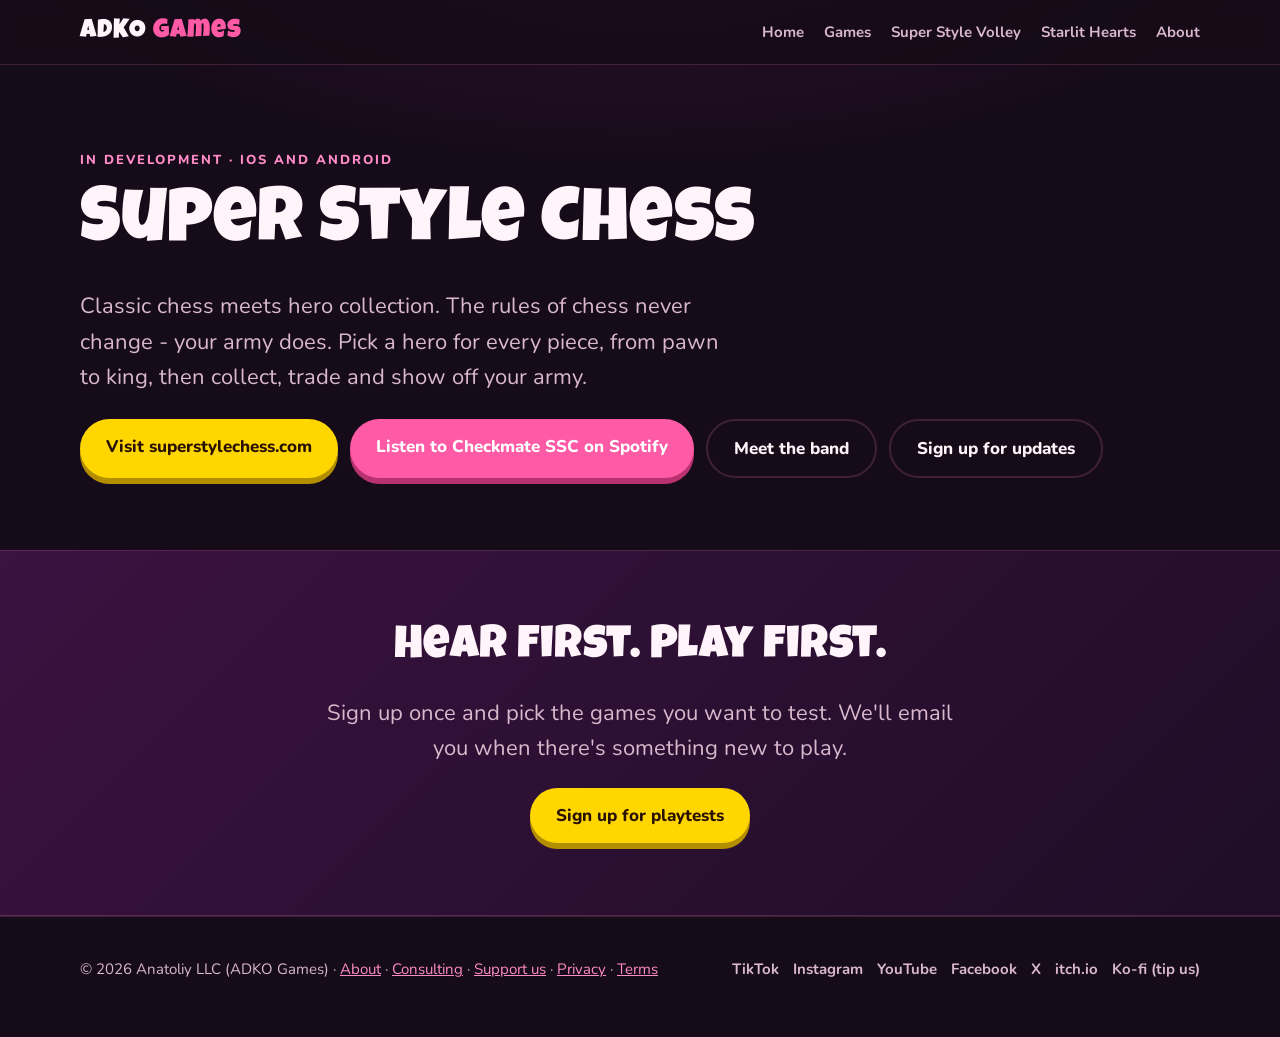
<file: super-style-chess/index.html>
<!doctype html>
<html lang="en">
<head>
<!-- Google tag (gtag.js) -->
<script async src="https://www.googletagmanager.com/gtag/js?id=AW-18538826528"></script>
<script>
  window.dataLayer = window.dataLayer || [];
  function gtag(){dataLayer.push(arguments);}
  gtag('js', new Date());
  gtag('config', 'AW-18538826528');
</script>
  <meta charset="utf-8">
  <meta name="viewport" content="width=device-width, initial-scale=1">
  <title>Super Style Chess - ADKO Games</title>
  <meta name="description" content="Super Style Chess: classic chess meets hero collection. Coming to iOS and Android.">
  <meta property="og:title" content="Super Style Chess - ADKO Games">
  <meta property="og:description" content="Super Style Chess: classic chess meets hero collection. Coming to iOS and Android.">
  <meta property="og:image" content="https://adkogames.com/super-style-volley/img/hero.jpg">
  <link rel="preconnect" href="https://fonts.googleapis.com">
  <link rel="preconnect" href="https://fonts.gstatic.com" crossorigin>
  <link href="https://fonts.googleapis.com/css2?family=Luckiest+Guy&family=Nunito:wght@400;700;800&display=swap" rel="stylesheet">
  <link rel="stylesheet" href="/style.css">
</head>
<body>
  <header class="top">
    <div class="wrap">
      <a class="brand" href="/">ADKO <span>Games</span></a>
      <nav>
        <a href="/">Home</a>
        <a href="/#games">Games</a>
        <a href="/super-style-volley/"><span class="hide-sm">Super Style </span>Volley</a>
        <a href="/starlit-hearts/">Starlit<span class="hide-sm"> Hearts</span></a>
        <a class="hide-sm" href="/about/">About</a>
      </nav>
    </div>
  </header>

  <section>
    <div class="wrap">
      <p class="eyebrow">In development &middot; iOS and Android</p>
      <h1>Super Style Chess</h1>
      <p class="lead">Classic chess meets hero collection. The rules of chess never change - your army does. Pick a hero for every piece, from pawn to king, then collect, trade and show off your army.</p>
      <div class="btns" style="margin-top:24px">
        <a class="btn primary" href="https://superstylechess.com" target="_blank" rel="noopener">Visit superstylechess.com</a>
        <a class="btn secondary" href="https://open.spotify.com/artist/0UQdJrSfD6rQnSbA3TDjdr" target="_blank" rel="noopener">Listen to Checkmate SSC on Spotify</a>
        <a class="btn ghost" href="/music/#checkmate">Meet the band</a>
        <a class="btn ghost" href="https://forms.gle/pDdn73do8j5i7dEXA" target="_blank" rel="noopener">Sign up for updates</a>
      </div>
    </div>
  </section>

  <section class="band">
    <div class="wrap">
      <h2>Hear first. Play first.</h2>
      <p class="lead" style="margin-inline:auto">Sign up once and pick the games you want to test. We'll email you when there's something new to play.</p>
      <div class="btns">
        <a class="btn primary" href="https://forms.gle/pDdn73do8j5i7dEXA" target="_blank" rel="noopener">Sign up for playtests</a>
      </div>
    </div>
  </section>

  <footer>
    <div class="wrap">
      <span>&copy; <span id="y">2026</span> Anatoliy LLC (ADKO Games) &middot; <a href="/about/">About</a> &middot; <a href="/consulting/">Consulting</a> &middot; <a href="/support/">Support us</a> &middot; <a href="/privacy/">Privacy</a> &middot; <a href="/terms/">Terms</a></span>
      <nav class="social" aria-label="Social links">
        <a href="https://www.tiktok.com/@adkogames" target="_blank" rel="noopener">TikTok</a>
        <a href="https://www.instagram.com/adkogames/" target="_blank" rel="noopener">Instagram</a>
        <a href="https://www.youtube.com/channel/UCZbUXDJehwjDRkcNYayAfHQ" target="_blank" rel="noopener">YouTube</a>
        <a href="https://www.facebook.com/109093851333271" target="_blank" rel="noopener">Facebook</a>
        <a href="https://x.com/PlayADKOGames" target="_blank" rel="noopener">X</a>
        <a href="https://adkogames.itch.io" target="_blank" rel="noopener">itch.io</a>
        <a href="https://ko-fi.com/adkogames" target="_blank" rel="noopener">Ko-fi (tip us)</a>
      </nav>
    </div>
  </footer>
  <script>document.getElementById('y').textContent = new Date().getFullYear();</script>
  <!-- Cloudflare Web Analytics --><script defer src='https://static.cloudflareinsights.com/beacon.min.js' data-cf-beacon='{"token": "abee5f40da4d4aecb4408374ab8580bf"}'></script><!-- End Cloudflare Web Analytics -->
</body>
</html>
</file>
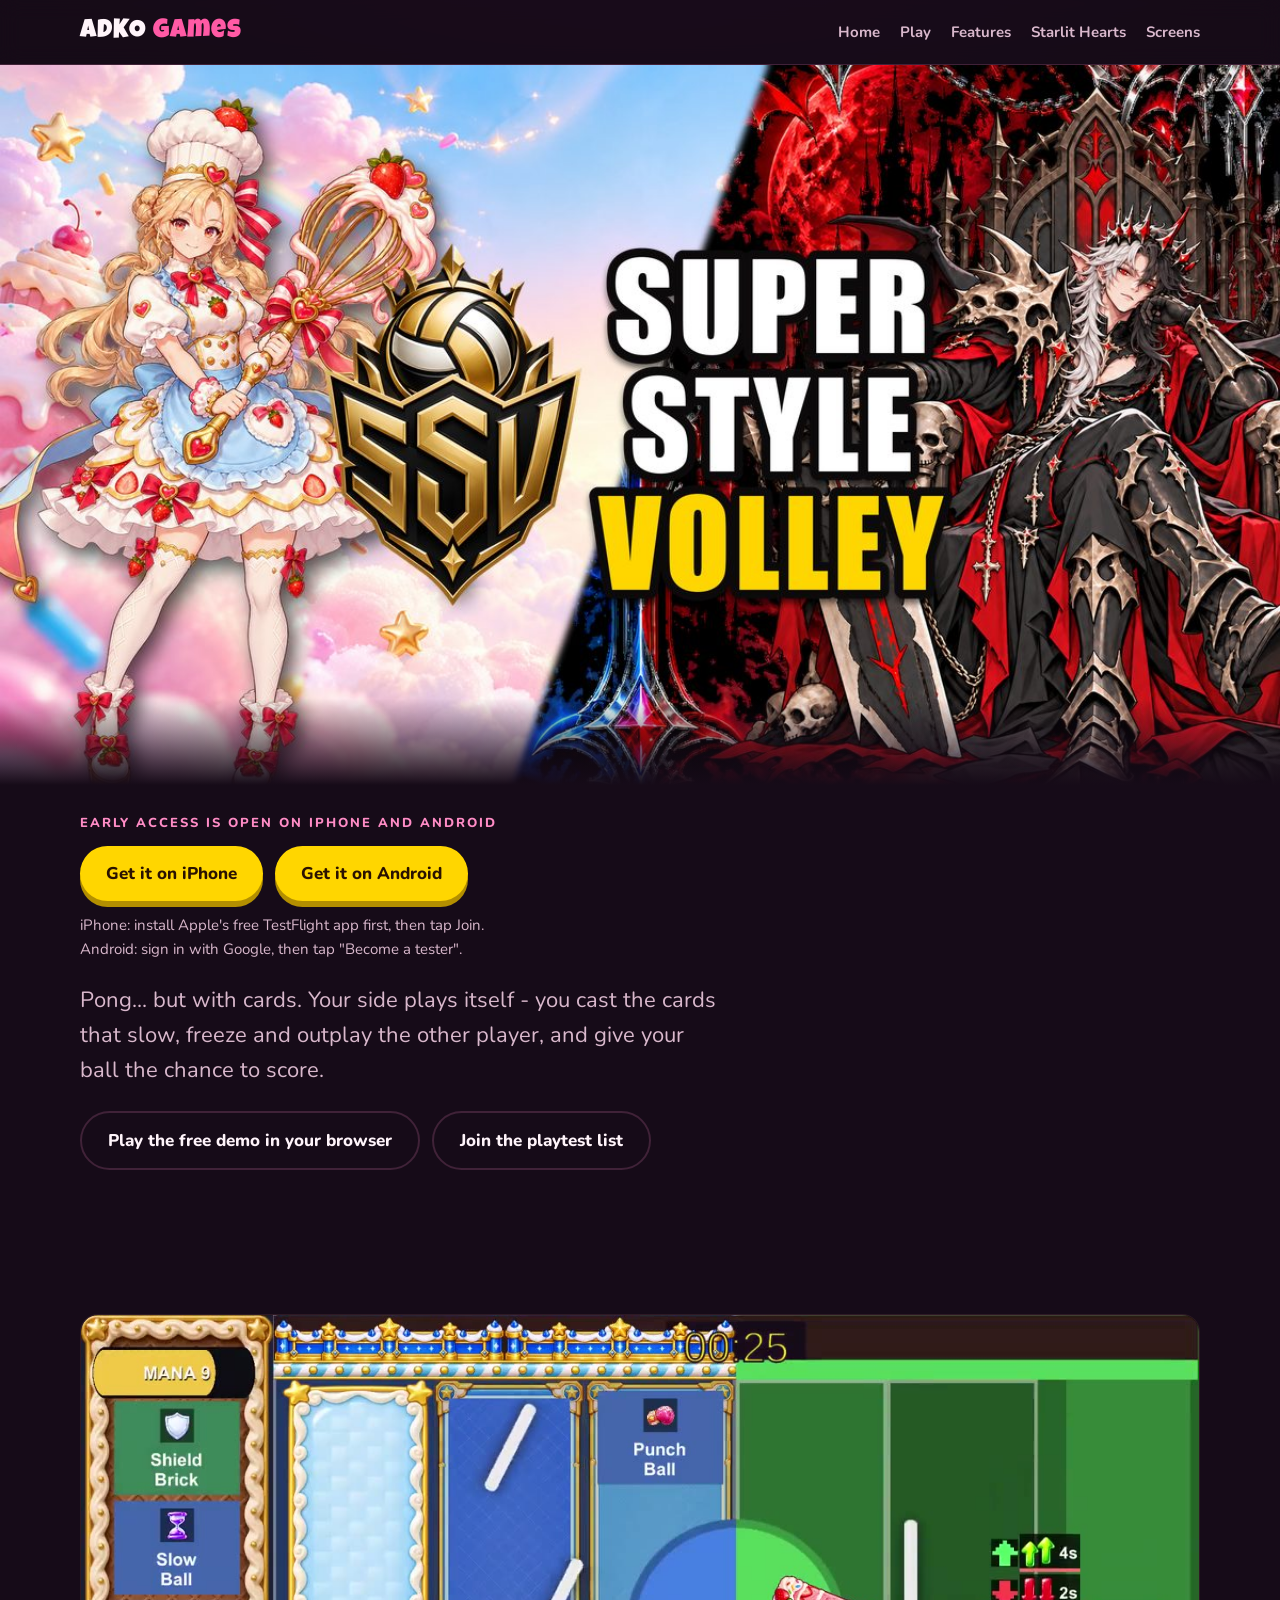
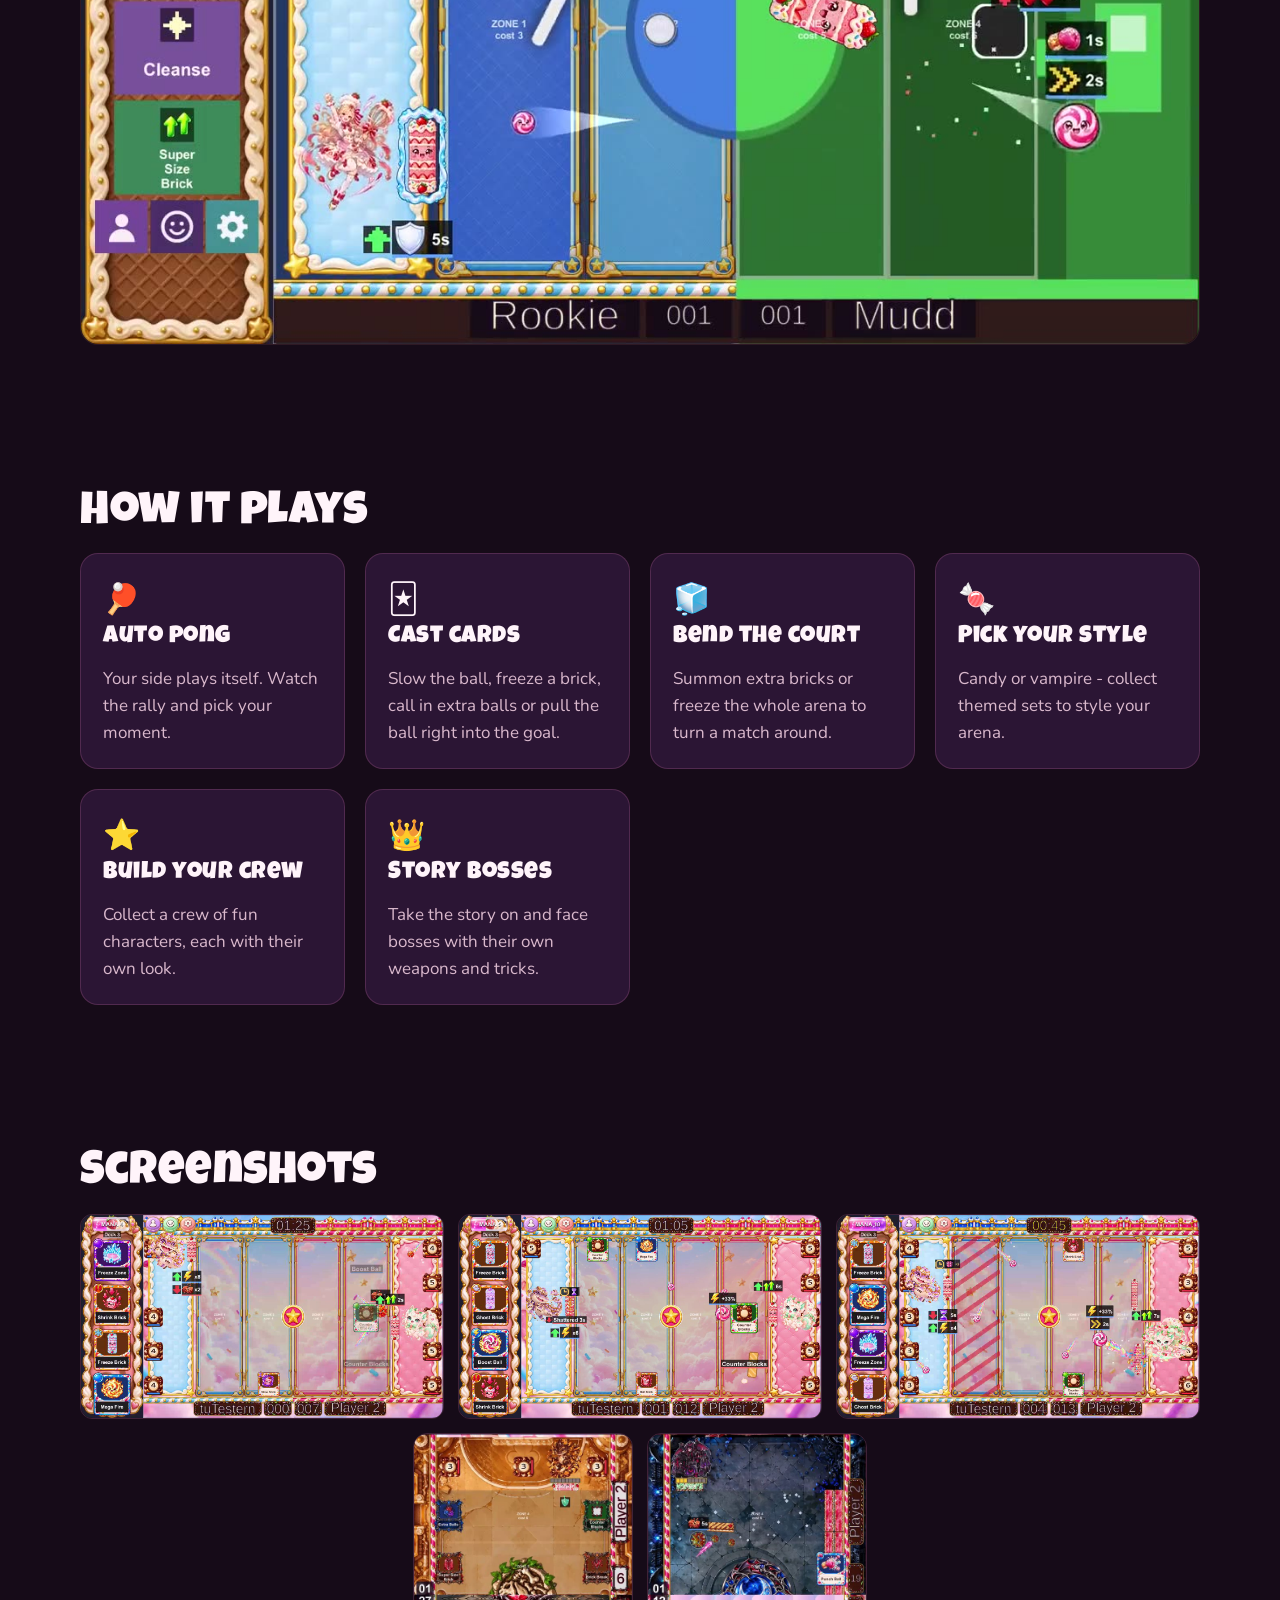
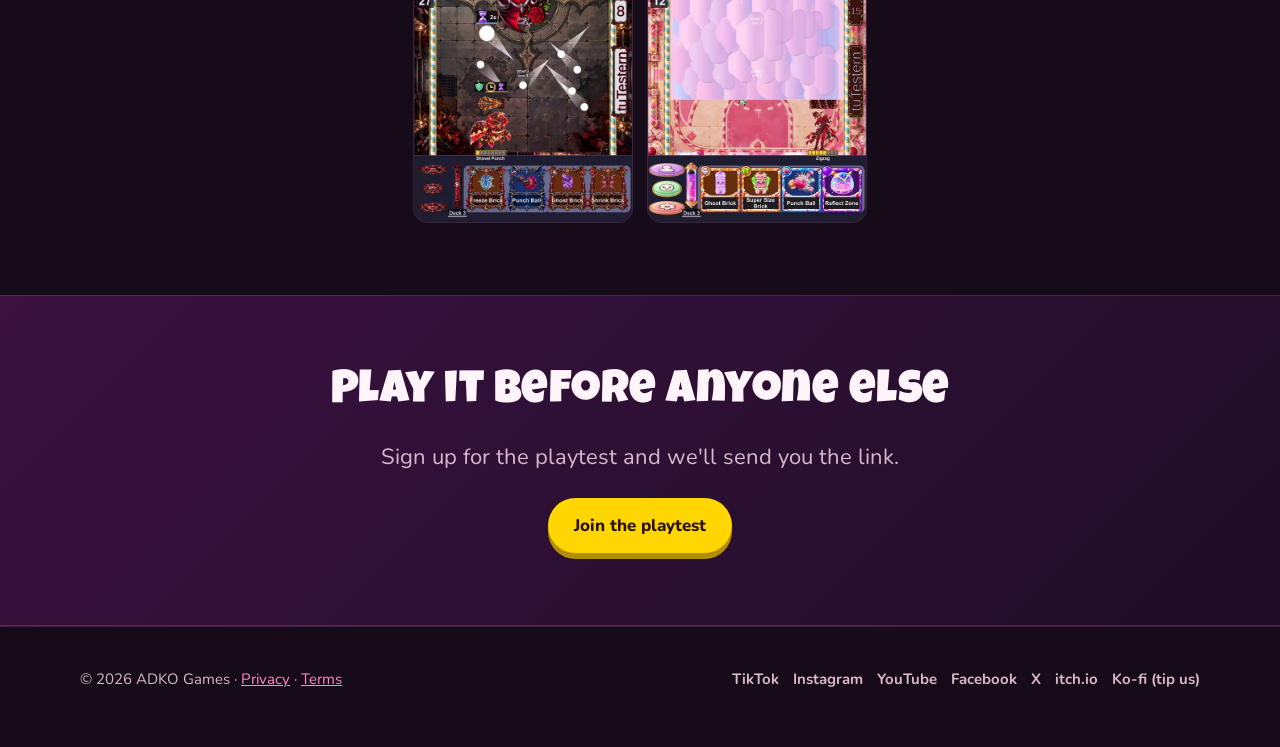
<file: super-style-volley/index.html>
<!doctype html>
<html lang="en">
<head>
<!-- Google tag (gtag.js) -->
<script async src="https://www.googletagmanager.com/gtag/js?id=AW-18538826528"></script>
<script>
  window.dataLayer = window.dataLayer || [];
  function gtag(){dataLayer.push(arguments);}
  gtag('js', new Date());
  gtag('config', 'AW-18538826528');
</script>
<!-- Event snippet for SSV page view conversion page -->
<script>
  gtag('event', 'conversion', {'send_to': 'AW-18538826528/Z_16CNSC67sdEKCWgIhF'});
</script>
  <meta charset="utf-8">
  <meta name="viewport" content="width=device-width, initial-scale=1">
  <title>Super Style Volley - ADKO Games</title>
  <meta name="description" content="Super Style Volley: pong, but with cards. Your side plays itself - you cast the cards. Free demo and playtest from ADKO Games.">
  <meta property="og:title" content="Super Style Volley">
  <meta property="og:description" content="Pong... but with cards. Cast cards, bend the court, win fast matches.">
  <meta property="og:image" content="https://adkogames.com/super-style-volley/img/banner.jpg">
  <link rel="preconnect" href="https://fonts.googleapis.com">
  <link rel="preconnect" href="https://fonts.gstatic.com" crossorigin>
  <link href="https://fonts.googleapis.com/css2?family=Luckiest+Guy&family=Nunito:wght@400;700;800&display=swap" rel="stylesheet">
  <link rel="stylesheet" href="/style.css">
</head>
<body>
  <header class="top">
    <div class="wrap">
      <a class="brand" href="/">ADKO <span>Games</span></a>
      <nav>
        <a href="/">Home</a>
        <a href="#play">Play</a>
        <a href="#features">Features</a>
        <a href="/starlit-hearts/">Starlit<span class="hide-sm"> Hearts</span></a>
        <a class="hide-sm" href="#screens">Screens</a>
      </nav>
    </div>
  </header>

  <section class="hero banner">
    <img class="bg" src="img/banner.jpg" width="1200" height="675" fetchpriority="high" alt="Super Style Volley: the chef girl and the vampire knight Boris">
    <div class="shade"></div>
  </section>

  <section class="hero-text" id="play">
    <div class="wrap">
      <p class="eyebrow" style="margin:0">Early access is open on iPhone and Android</p>
      <div class="btns store-btns" style="margin-top:12px">
        <a class="btn primary" data-os="ios" href="https://testflight.apple.com/join/9PjtPrw9" target="_blank" rel="noopener">Get it on iPhone</a>
        <a class="btn primary" data-os="android" href="https://play.google.com/apps/testing/com.adkogames.superstylevolley" target="_blank" rel="noopener">Get it on Android</a>
      </div>
      <p style="color:var(--muted);font-size:15px;margin-top:12px">iPhone: install Apple's free TestFlight app first, then tap Join.<br>Android: sign in with Google, then tap "Become a tester".</p>
      <p class="lead" style="margin-top:22px">Pong... but with cards. Your side plays itself - you cast the cards that slow, freeze and outplay the other player, and give your ball the chance to score.</p>
      <div class="btns" style="margin-top:18px">
        <a class="btn ghost" href="https://adkogames.itch.io/super-style-volley" target="_blank" rel="noopener">Play the free demo in your browser</a>
        <a class="btn ghost" href="https://forms.gle/pDdn73do8j5i7dEXA" target="_blank" rel="noopener">Join the playtest list</a>
      </div>
    </div>
  </section>

  <section>
    <div class="wrap">
      <div class="video">
        <video src="img/loop.mp4" preload="metadata" poster="img/loop-poster.jpg" autoplay muted loop playsinline aria-label="Gameplay: three goals in a row"></video>
      </div>
    </div>
  </section>

  <section id="features">
    <div class="wrap">
      <h2>How it plays</h2>
      <div class="grid three">
        <div class="card feature"><div class="icon">🏓</div><h3>Auto pong</h3><p>Your side plays itself. Watch the rally and pick your moment.</p></div>
        <div class="card feature"><div class="icon">🃏</div><h3>Cast cards</h3><p>Slow the ball, freeze a brick, call in extra balls or pull the ball right into the goal.</p></div>
        <div class="card feature"><div class="icon">🧊</div><h3>Bend the court</h3><p>Summon extra bricks or freeze the whole arena to turn a match around.</p></div>
        <div class="card feature"><div class="icon">🍬</div><h3>Pick your style</h3><p>Candy or vampire - collect themed sets to style your arena.</p></div>
        <div class="card feature"><div class="icon">⭐</div><h3>Build your crew</h3><p>Collect a crew of fun characters, each with their own look.</p></div>
        <div class="card feature"><div class="icon">👑</div><h3>Story bosses</h3><p>Take the story on and face bosses with their own weapons and tricks.</p></div>
      </div>
    </div>
  </section>

  <section id="screens">
    <div class="wrap">
      <h2>Screenshots</h2>
      <div class="shots">
        <img src="img/shot1.jpg" alt="Gameplay screenshot 1" loading="lazy">
        <img src="img/shot2.jpg" alt="Gameplay screenshot 2" loading="lazy">
        <img src="img/shot3.jpg" alt="Gameplay screenshot 3" loading="lazy">
      </div>
      <div class="tall" style="margin-top:14px">
        <img src="img/tall1.jpg" alt="Phone gameplay screenshot 1" loading="lazy">
        <img src="img/tall2.jpg" alt="Phone gameplay screenshot 2" loading="lazy">
      </div>
    </div>
  </section>

  <section class="band">
    <div class="wrap">
      <h2>Play it before anyone else</h2>
      <p class="lead" style="margin-inline:auto">Sign up for the playtest and we'll send you the link.</p>
      <div class="btns">
        <a class="btn primary" href="https://forms.gle/pDdn73do8j5i7dEXA" target="_blank" rel="noopener">Join the playtest</a>
      </div>
    </div>
  </section>

  <footer>
    <div class="wrap">
      <span>&copy; <span id="y">2026</span> ADKO Games &middot; <a href="/privacy/">Privacy</a> &middot; <a href="/terms/">Terms</a></span>
      <nav class="social" aria-label="Social links">
        <a href="https://www.tiktok.com/@adkogames" target="_blank" rel="noopener">TikTok</a>
        <a href="https://www.instagram.com/adkogames/" target="_blank" rel="noopener">Instagram</a>
        <a href="https://www.youtube.com/channel/UCZbUXDJehwjDRkcNYayAfHQ" target="_blank" rel="noopener">YouTube</a>
        <a href="https://www.facebook.com/109093851333271" target="_blank" rel="noopener">Facebook</a>
        <a href="https://x.com/PlayADKOGames" target="_blank" rel="noopener">X</a>
        <a href="https://adkogames.itch.io" target="_blank" rel="noopener">itch.io</a>
        <a href="https://ko-fi.com/adkogames" target="_blank" rel="noopener">Ko-fi (tip us)</a>
      </nav>
    </div>
  </footer>
  <script>document.getElementById('y').textContent = new Date().getFullYear();</script>
  <script>(function(){var a=/android/i.test(navigator.userAgent)?"android":(/iphone|ipad|ipod/i.test(navigator.userAgent)?"ios":"");if(!a)return;document.querySelectorAll(".store-btns").forEach(function(b){var m=b.querySelector('[data-os="'+a+'"]');if(m){b.prepend(m);b.querySelectorAll("a").forEach(function(x){if(x!==m)x.className="btn ghost";});}});})();</script>
  <!-- Cloudflare Web Analytics --><script defer src='https://static.cloudflareinsights.com/beacon.min.js' data-cf-beacon='{"token": "abee5f40da4d4aecb4408374ab8580bf"}'></script><!-- End Cloudflare Web Analytics -->
</body>
</html>
</file>
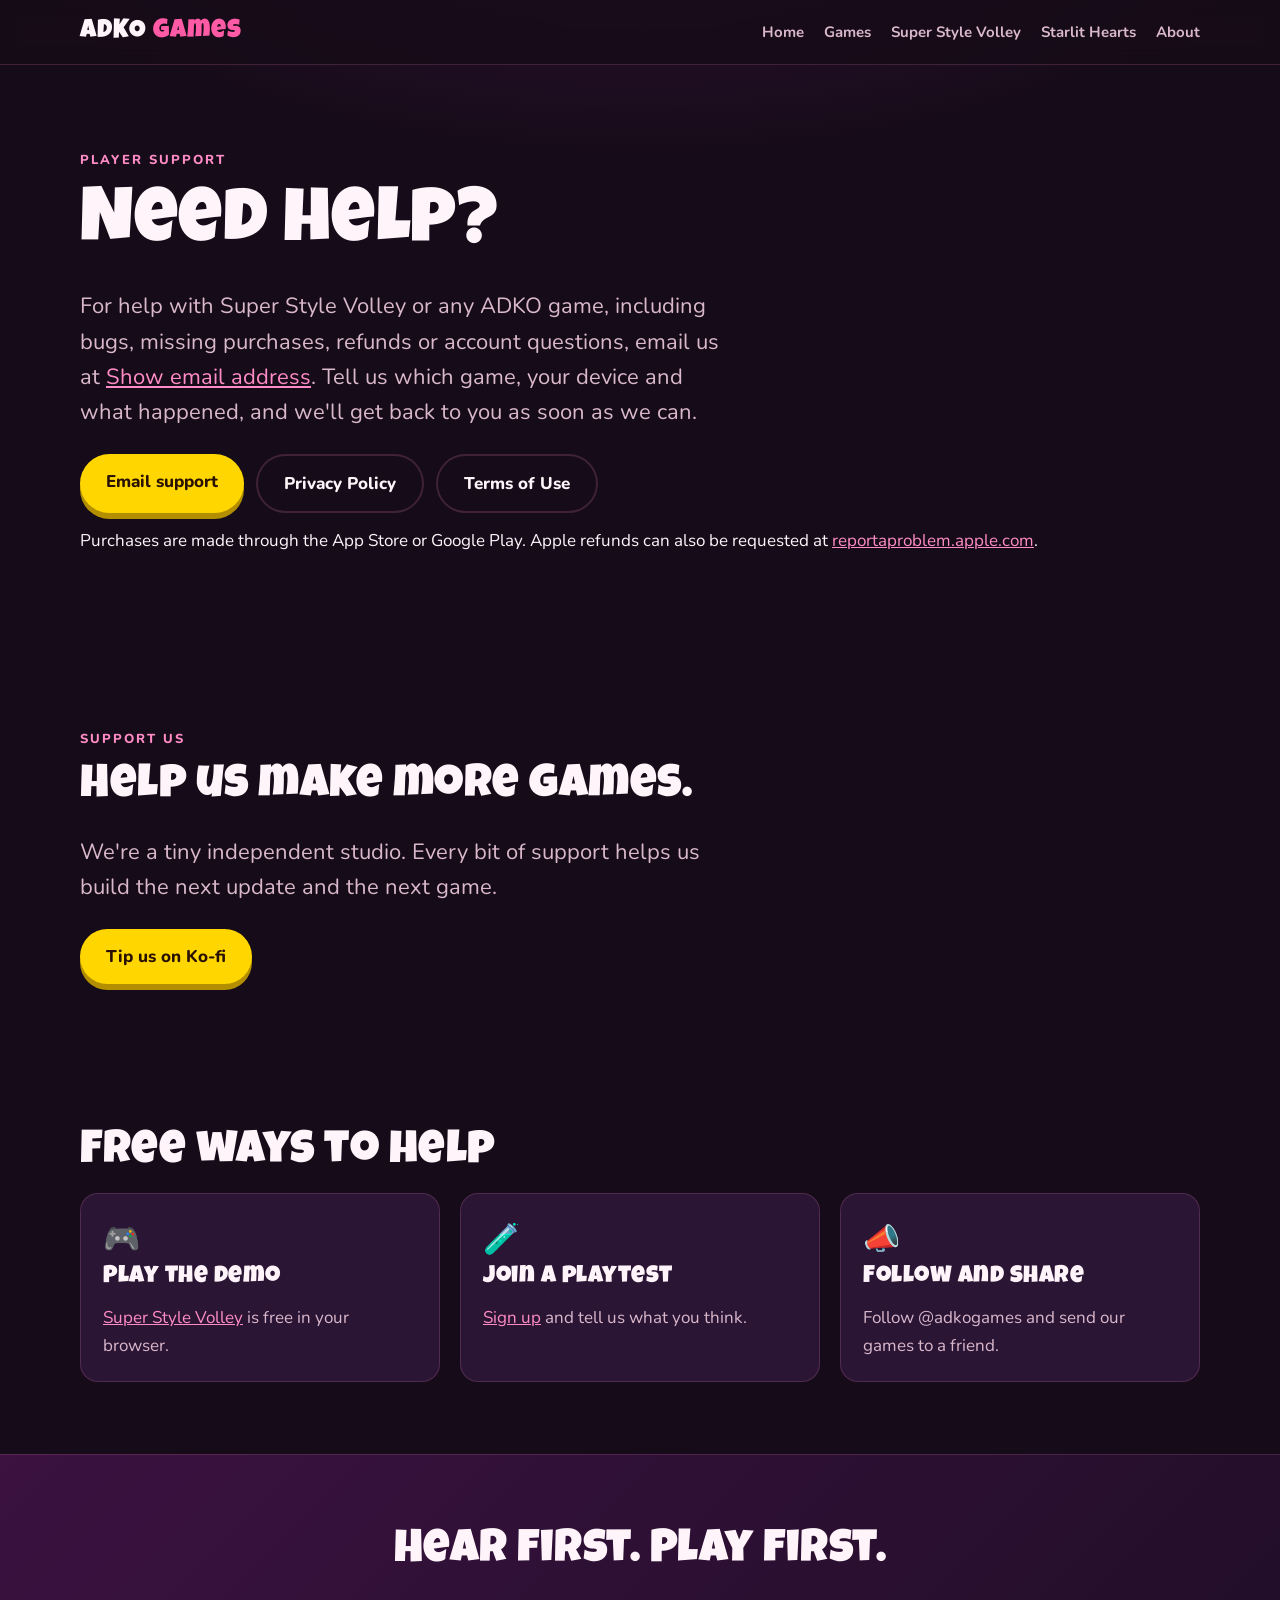
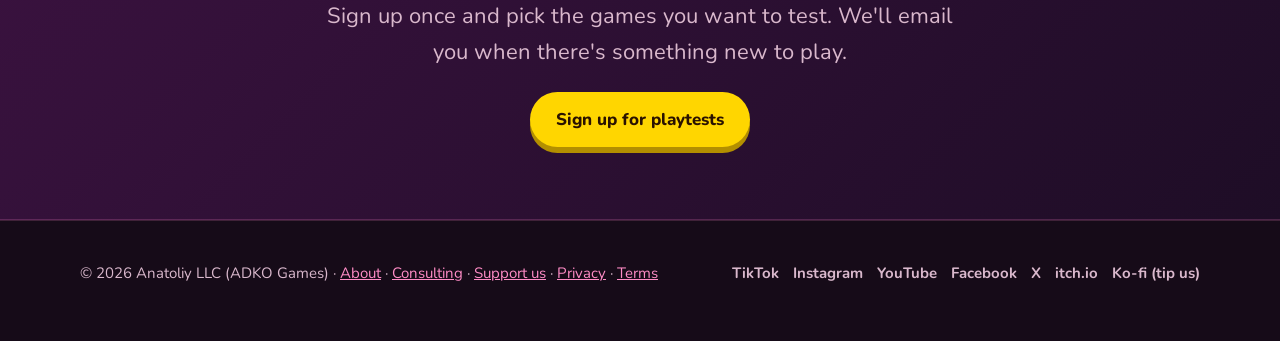
<file: support/index.html>
<!doctype html>
<html lang="en">
<head>
<!-- Google tag (gtag.js) -->
<script async src="https://www.googletagmanager.com/gtag/js?id=AW-18538826528"></script>
<script>
  window.dataLayer = window.dataLayer || [];
  function gtag(){dataLayer.push(arguments);}
  gtag('js', new Date());
  gtag('config', 'AW-18538826528');
</script>
  <meta charset="utf-8">
  <meta name="viewport" content="width=device-width, initial-scale=1">
  <title>Support - ADKO Games</title>
  <meta name="description" content="Get help with ADKO Games, or help us keep making games.">
  <meta property="og:title" content="Support - ADKO Games">
  <meta property="og:description" content="Get help with ADKO Games, or help us keep making games.">
  <meta property="og:image" content="https://adkogames.com/super-style-volley/img/hero.jpg">
  <link rel="preconnect" href="https://fonts.googleapis.com">
  <link rel="preconnect" href="https://fonts.gstatic.com" crossorigin>
  <link href="https://fonts.googleapis.com/css2?family=Luckiest+Guy&family=Nunito:wght@400;700;800&display=swap" rel="stylesheet">
  <link rel="stylesheet" href="/style.css">
</head>
<body>
  <header class="top">
    <div class="wrap">
      <a class="brand" href="/">ADKO <span>Games</span></a>
      <nav>
        <a href="/">Home</a>
        <a href="/#games">Games</a>
        <a href="/super-style-volley/"><span class="hide-sm">Super Style </span>Volley</a>
        <a href="/starlit-hearts/">Starlit<span class="hide-sm"> Hearts</span></a>
        <a class="hide-sm" href="/about/">About</a>
      </nav>
    </div>
  </header>

  <section id="help">
    <div class="wrap">
      <p class="eyebrow">Player support</p>
      <h1>Need help?</h1>
      <p class="lead">For help with Super Style Volley or any ADKO game, including bugs, missing purchases, refunds or account questions, email us at <a href="#" class="eml" data-u="cGxheWFka29nYW1lcw==" data-d="Z21haWwuY29t">Show email address</a>. Tell us which game, your device and what happened, and we'll get back to you as soon as we can.</p>
      <div class="btns" style="margin-top:24px">
        <a href="#" class="btn primary eml" data-u="cGxheWFka29nYW1lcw==" data-d="Z21haWwuY29t" data-s="Game support" data-show="keep">Email support</a>
        <a class="btn ghost" href="/privacy/">Privacy Policy</a>
        <a class="btn ghost" href="/terms/">Terms of Use</a>
      </div>
      <p style="margin-top:14px">Purchases are made through the App Store or Google Play. Apple refunds can also be requested at <a href="https://reportaproblem.apple.com" target="_blank" rel="noopener">reportaproblem.apple.com</a>.</p>
    </div>
  </section>

  <section>
    <div class="wrap">
      <p class="eyebrow">Support us</p>
      <h2>Help us make more games.</h2>
      <p class="lead">We're a tiny independent studio. Every bit of support helps us build the next update and the next game.</p>
      <div class="btns" style="margin-top:24px">
        <a class="btn primary" href="https://ko-fi.com/adkogames" target="_blank" rel="noopener">Tip us on Ko-fi</a>
      </div>
    </div>
  </section>

  <section>
    <div class="wrap">
      <h2>Free ways to help</h2>
      <div class="grid three">
        <div class="card feature"><div class="icon">🎮</div><h3>Play the demo</h3><p><a href="https://adkogames.itch.io/super-style-volley" target="_blank" rel="noopener">Super Style Volley</a> is free in your browser.</p></div>
        <div class="card feature"><div class="icon">🧪</div><h3>Join a playtest</h3><p><a href="https://forms.gle/pDdn73do8j5i7dEXA" target="_blank" rel="noopener">Sign up</a> and tell us what you think.</p></div>
        <div class="card feature"><div class="icon">📣</div><h3>Follow and share</h3><p>Follow @adkogames and send our games to a friend.</p></div>
      </div>
    </div>
  </section>

  <section class="band">
    <div class="wrap">
      <h2>Hear first. Play first.</h2>
      <p class="lead" style="margin-inline:auto">Sign up once and pick the games you want to test. We'll email you when there's something new to play.</p>
      <div class="btns">
        <a class="btn primary" href="https://forms.gle/pDdn73do8j5i7dEXA" target="_blank" rel="noopener">Sign up for playtests</a>
      </div>
    </div>
  </section>

  <footer>
    <div class="wrap">
      <span>&copy; <span id="y">2026</span> Anatoliy LLC (ADKO Games) &middot; <a href="/about/">About</a> &middot; <a href="/consulting/">Consulting</a> &middot; <a href="/support/">Support us</a> &middot; <a href="/privacy/">Privacy</a> &middot; <a href="/terms/">Terms</a></span>
      <nav class="social" aria-label="Social links">
        <a href="https://www.tiktok.com/@adkogames" target="_blank" rel="noopener">TikTok</a>
        <a href="https://www.instagram.com/adkogames/" target="_blank" rel="noopener">Instagram</a>
        <a href="https://www.youtube.com/channel/UCZbUXDJehwjDRkcNYayAfHQ" target="_blank" rel="noopener">YouTube</a>
        <a href="https://www.facebook.com/109093851333271" target="_blank" rel="noopener">Facebook</a>
        <a href="https://x.com/PlayADKOGames" target="_blank" rel="noopener">X</a>
        <a href="https://adkogames.itch.io" target="_blank" rel="noopener">itch.io</a>
        <a href="https://ko-fi.com/adkogames" target="_blank" rel="noopener">Ko-fi (tip us)</a>
      </nav>
    </div>
  </footer>
  <script>document.getElementById('y').textContent = new Date().getFullYear();</script>
  <script src="/email-guard.js" defer></script>
  <!-- Cloudflare Web Analytics --><script defer src='https://static.cloudflareinsights.com/beacon.min.js' data-cf-beacon='{"token": "abee5f40da4d4aecb4408374ab8580bf"}'></script><!-- End Cloudflare Web Analytics -->
</body>
</html>
</file>
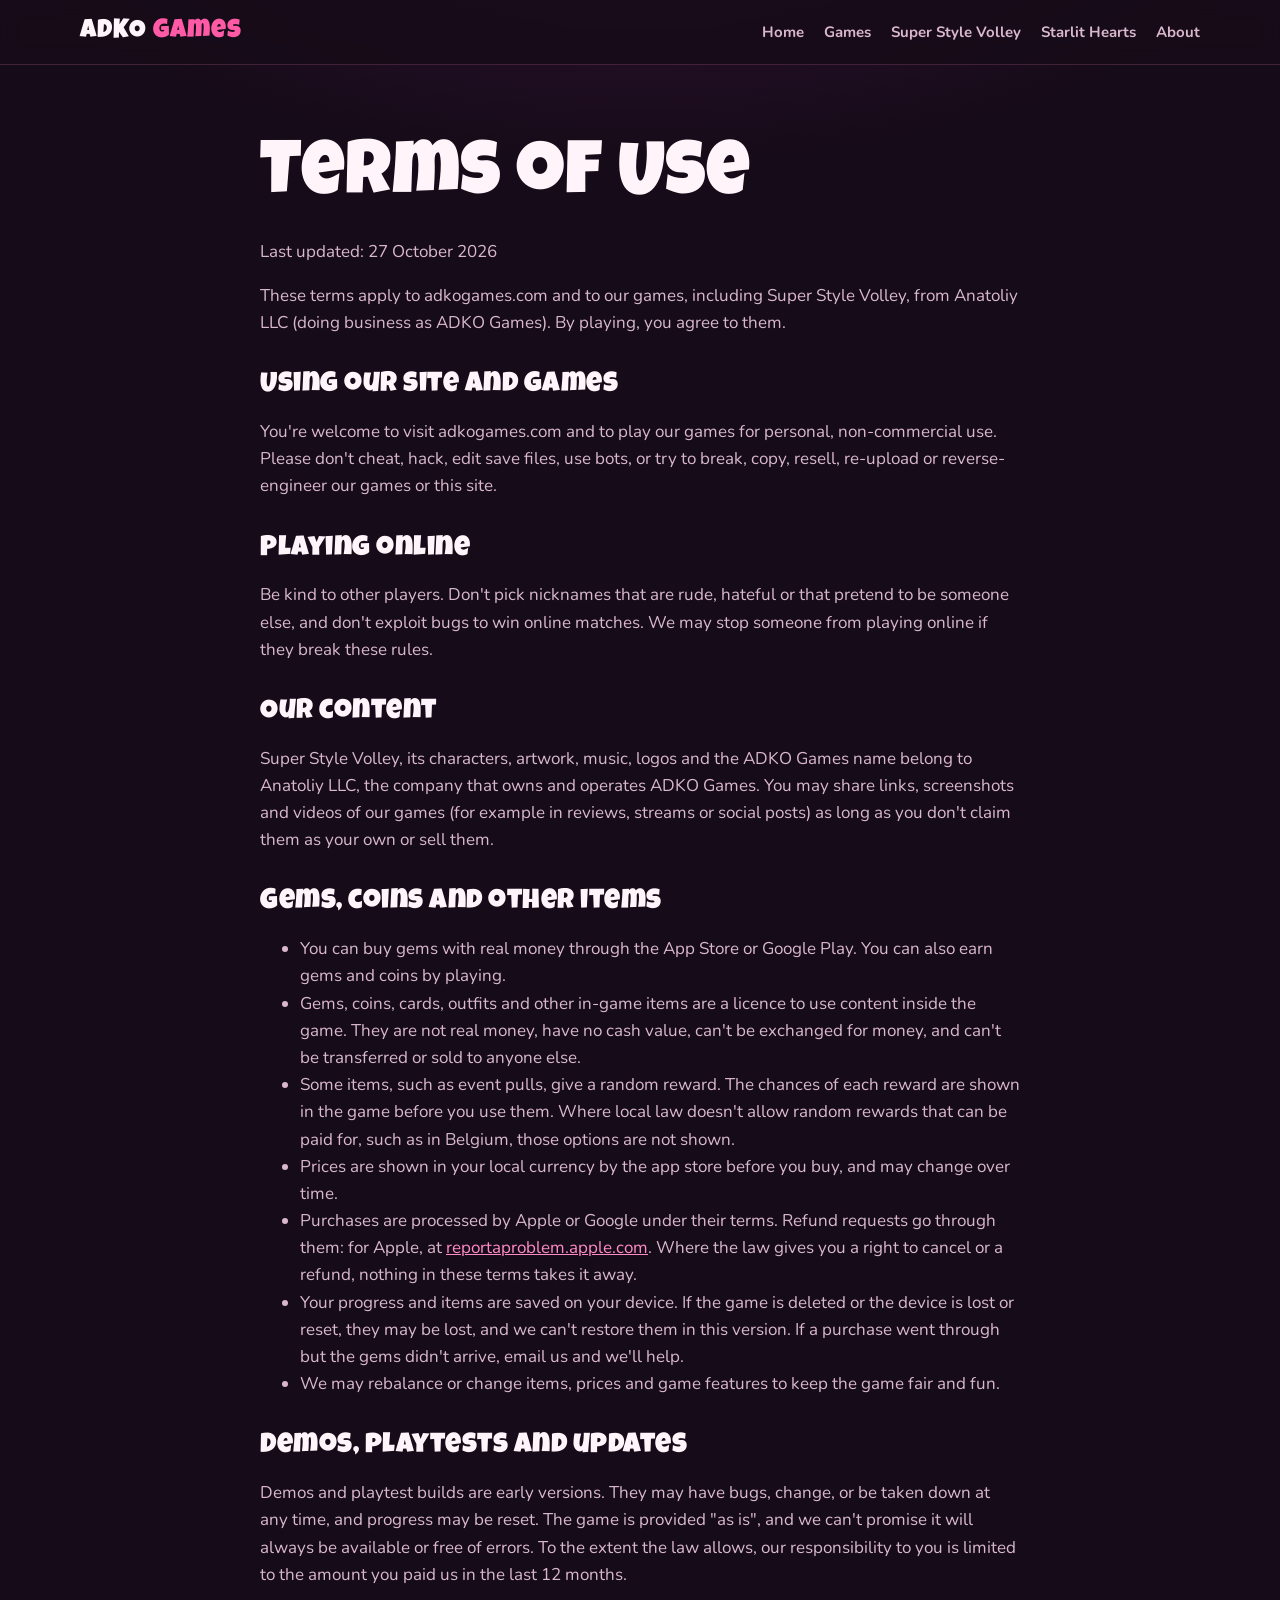
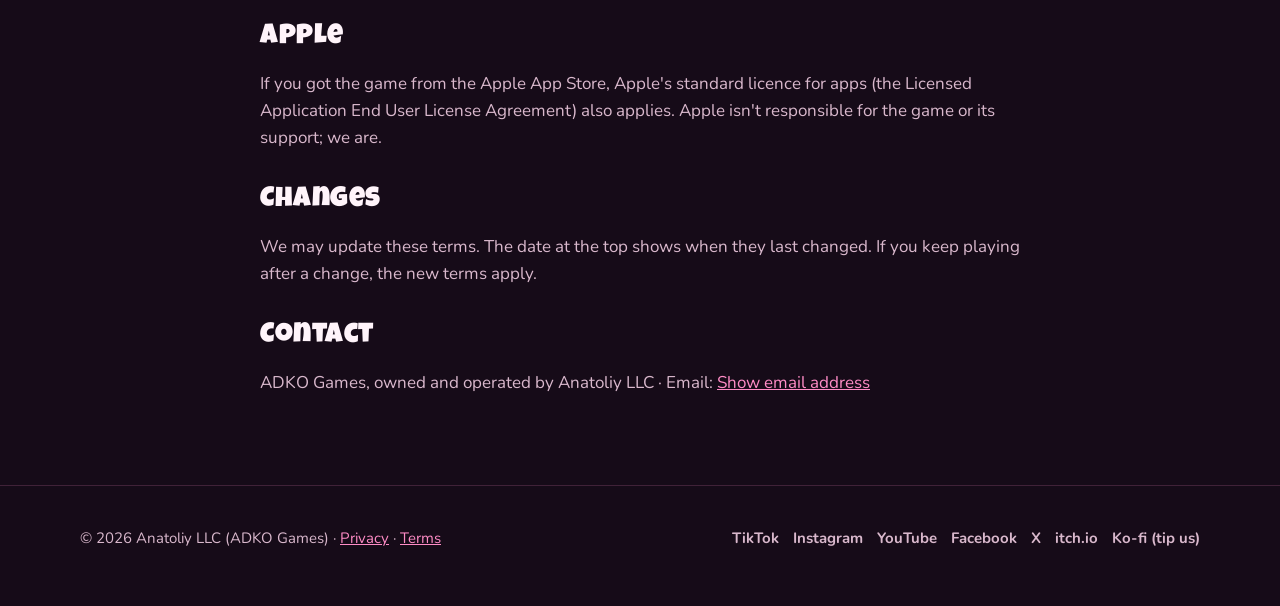
<file: terms/index.html>
<!doctype html>
<html lang="en">
<head>
<!-- Google tag (gtag.js) -->
<script async src="https://www.googletagmanager.com/gtag/js?id=AW-18538826528"></script>
<script>
  window.dataLayer = window.dataLayer || [];
  function gtag(){dataLayer.push(arguments);}
  gtag('js', new Date());
  gtag('config', 'AW-18538826528');
</script>
  <meta charset="utf-8">
  <meta name="viewport" content="width=device-width, initial-scale=1">
  <title>Terms of Use - ADKO Games</title>
  <link rel="preconnect" href="https://fonts.googleapis.com">
  <link rel="preconnect" href="https://fonts.gstatic.com" crossorigin>
  <link href="https://fonts.googleapis.com/css2?family=Luckiest+Guy&family=Nunito:wght@400;700;800&display=swap" rel="stylesheet">
  <link rel="stylesheet" href="/style.css">
</head>
<body>
  <header class="top">
    <div class="wrap">
      <a class="brand" href="/">ADKO <span>Games</span></a>
      <nav>
        <a href="/">Home</a>
        <a href="/#games">Games</a>
        <a href="/super-style-volley/"><span class="hide-sm">Super Style </span>Volley</a>
        <a href="/starlit-hearts/">Starlit<span class="hide-sm"> Hearts</span></a>
        <a class="hide-sm" href="/about/">About</a>
      </nav>
    </div>
  </header>

  <section>
    <div class="wrap legal">
      <h1>Terms of Use</h1>
      <p>Last updated: 27 October 2026</p>
      <p>These terms apply to adkogames.com and to our games, including Super Style Volley, from Anatoliy LLC (doing business as ADKO Games). By playing, you agree to them.</p>

      <h2>Using our site and games</h2>
      <p>You're welcome to visit adkogames.com and to play our games for personal, non-commercial use. Please don't cheat, hack, edit save files, use bots, or try to break, copy, resell, re-upload or reverse-engineer our games or this site.</p>

      <h2>Playing online</h2>
      <p>Be kind to other players. Don't pick nicknames that are rude, hateful or that pretend to be someone else, and don't exploit bugs to win online matches. We may stop someone from playing online if they break these rules.</p>

      <h2>Our content</h2>
      <p>Super Style Volley, its characters, artwork, music, logos and the ADKO Games name belong to Anatoliy LLC, the company that owns and operates ADKO Games. You may share links, screenshots and videos of our games (for example in reviews, streams or social posts) as long as you don't claim them as your own or sell them.</p>

      <h2>Gems, coins and other items</h2>
      <ul>
        <li>You can buy gems with real money through the App Store or Google Play. You can also earn gems and coins by playing.</li>
        <li>Gems, coins, cards, outfits and other in-game items are a licence to use content inside the game. They are not real money, have no cash value, can't be exchanged for money, and can't be transferred or sold to anyone else.</li>
        <li>Some items, such as event pulls, give a random reward. The chances of each reward are shown in the game before you use them. Where local law doesn't allow random rewards that can be paid for, such as in Belgium, those options are not shown.</li>
        <li>Prices are shown in your local currency by the app store before you buy, and may change over time.</li>
        <li>Purchases are processed by Apple or Google under their terms. Refund requests go through them: for Apple, at <a href="https://reportaproblem.apple.com">reportaproblem.apple.com</a>. Where the law gives you a right to cancel or a refund, nothing in these terms takes it away.</li>
        <li>Your progress and items are saved on your device. If the game is deleted or the device is lost or reset, they may be lost, and we can't restore them in this version. If a purchase went through but the gems didn't arrive, email us and we'll help.</li>
        <li>We may rebalance or change items, prices and game features to keep the game fair and fun.</li>
      </ul>

      <h2>Demos, playtests and updates</h2>
      <p>Demos and playtest builds are early versions. They may have bugs, change, or be taken down at any time, and progress may be reset. The game is provided "as is", and we can't promise it will always be available or free of errors. To the extent the law allows, our responsibility to you is limited to the amount you paid us in the last 12 months.</p>

      <h2>Apple</h2>
      <p>If you got the game from the Apple App Store, Apple's standard licence for apps (the Licensed Application End User License Agreement) also applies. Apple isn't responsible for the game or its support; we are.</p>

      <h2>Changes</h2>
      <p>We may update these terms. The date at the top shows when they last changed. If you keep playing after a change, the new terms apply.</p>

      <h2>Contact</h2>
      <p>ADKO Games, owned and operated by Anatoliy LLC &middot; Email: <a href="#" class="eml" data-u="cGxheWFka29nYW1lcw==" data-d="Z21haWwuY29t">Show email address</a></p>
    </div>
  </section>

  <footer>
    <div class="wrap">
      <span>&copy; <span id="y">2026</span> Anatoliy LLC (ADKO Games) &middot; <a href="/privacy/">Privacy</a> &middot; <a href="/terms/">Terms</a></span>
      <nav class="social" aria-label="Social links">
        <a href="https://www.tiktok.com/@adkogames" target="_blank" rel="noopener">TikTok</a>
        <a href="https://www.instagram.com/adkogames/" target="_blank" rel="noopener">Instagram</a>
        <a href="https://www.youtube.com/channel/UCZbUXDJehwjDRkcNYayAfHQ" target="_blank" rel="noopener">YouTube</a>
        <a href="https://www.facebook.com/109093851333271" target="_blank" rel="noopener">Facebook</a>
        <a href="https://x.com/PlayADKOGames" target="_blank" rel="noopener">X</a>
        <a href="https://adkogames.itch.io" target="_blank" rel="noopener">itch.io</a>
        <a href="https://ko-fi.com/adkogames" target="_blank" rel="noopener">Ko-fi (tip us)</a>
      </nav>
    </div>
  </footer>
  <script>document.getElementById('y').textContent = new Date().getFullYear();</script>
  <script src="/email-guard.js" defer></script>
  <!-- Cloudflare Web Analytics --><script defer src='https://static.cloudflareinsights.com/beacon.min.js' data-cf-beacon='{"token": "abee5f40da4d4aecb4408374ab8580bf"}'></script><!-- End Cloudflare Web Analytics -->
</body>
</html>
</file>
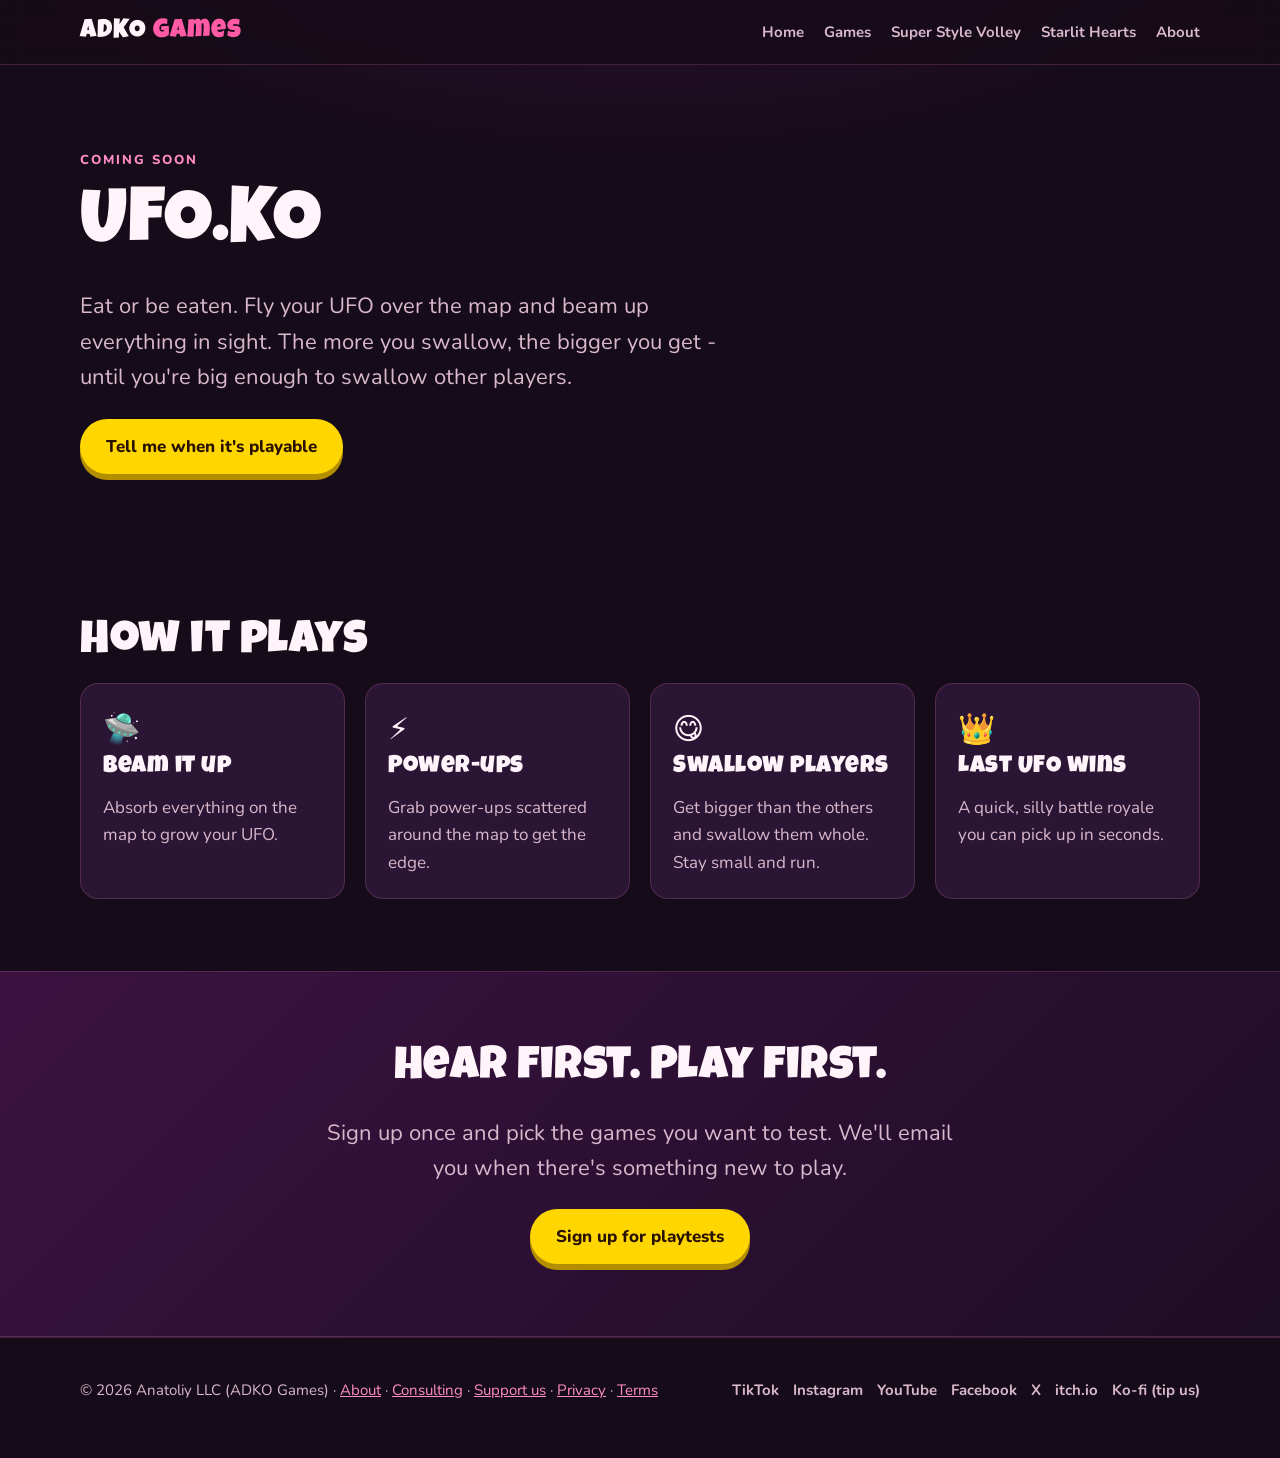
<file: ufo-ko/index.html>
<!doctype html>
<html lang="en">
<head>
<!-- Google tag (gtag.js) -->
<script async src="https://www.googletagmanager.com/gtag/js?id=AW-18538826528"></script>
<script>
  window.dataLayer = window.dataLayer || [];
  function gtag(){dataLayer.push(arguments);}
  gtag('js', new Date());
  gtag('config', 'AW-18538826528');
</script>
  <meta charset="utf-8">
  <meta name="viewport" content="width=device-width, initial-scale=1">
  <title>UFO.KO - ADKO Games</title>
  <meta name="description" content="UFO.KO: a silly multiplayer battle royale. Suck up everything to grow your UFO, grab power-ups and swallow smaller players. Coming soon.">
  <meta property="og:title" content="UFO.KO - ADKO Games">
  <meta property="og:description" content="UFO.KO: a silly multiplayer battle royale. Suck up everything to grow your UFO, grab power-ups and swallow smaller players. Coming soon.">
  <meta property="og:image" content="https://adkogames.com/super-style-volley/img/hero.jpg">
  <link rel="preconnect" href="https://fonts.googleapis.com">
  <link rel="preconnect" href="https://fonts.gstatic.com" crossorigin>
  <link href="https://fonts.googleapis.com/css2?family=Luckiest+Guy&family=Nunito:wght@400;700;800&display=swap" rel="stylesheet">
  <link rel="stylesheet" href="/style.css">
</head>
<body>
  <header class="top">
    <div class="wrap">
      <a class="brand" href="/">ADKO <span>Games</span></a>
      <nav>
        <a href="/">Home</a>
        <a href="/#games">Games</a>
        <a href="/super-style-volley/"><span class="hide-sm">Super Style </span>Volley</a>
        <a href="/starlit-hearts/">Starlit<span class="hide-sm"> Hearts</span></a>
        <a class="hide-sm" href="/about/">About</a>
      </nav>
    </div>
  </header>

  <section>
    <div class="wrap">
      <p class="eyebrow">Coming soon</p>
      <h1>UFO.KO</h1>
      <p class="lead">Eat or be eaten. Fly your UFO over the map and beam up everything in sight. The more you swallow, the bigger you get - until you're big enough to swallow other players.</p>
      <div class="btns" style="margin-top:24px">
        <a class="btn primary" href="https://forms.gle/pDdn73do8j5i7dEXA" target="_blank" rel="noopener">Tell me when it's playable</a>
      </div>
    </div>
  </section>

  <section>
    <div class="wrap">
      <h2>How it plays</h2>
      <div class="grid three">
        <div class="card feature"><div class="icon">🛸</div><h3>Beam it up</h3><p>Absorb everything on the map to grow your UFO.</p></div>
        <div class="card feature"><div class="icon">⚡</div><h3>Power-ups</h3><p>Grab power-ups scattered around the map to get the edge.</p></div>
        <div class="card feature"><div class="icon">😋</div><h3>Swallow players</h3><p>Get bigger than the others and swallow them whole. Stay small and run.</p></div>
        <div class="card feature"><div class="icon">👑</div><h3>Last UFO wins</h3><p>A quick, silly battle royale you can pick up in seconds.</p></div>
      </div>
    </div>
  </section>

  <section class="band">
    <div class="wrap">
      <h2>Hear first. Play first.</h2>
      <p class="lead" style="margin-inline:auto">Sign up once and pick the games you want to test. We'll email you when there's something new to play.</p>
      <div class="btns">
        <a class="btn primary" href="https://forms.gle/pDdn73do8j5i7dEXA" target="_blank" rel="noopener">Sign up for playtests</a>
      </div>
    </div>
  </section>

  <footer>
    <div class="wrap">
      <span>&copy; <span id="y">2026</span> Anatoliy LLC (ADKO Games) &middot; <a href="/about/">About</a> &middot; <a href="/consulting/">Consulting</a> &middot; <a href="/support/">Support us</a> &middot; <a href="/privacy/">Privacy</a> &middot; <a href="/terms/">Terms</a></span>
      <nav class="social" aria-label="Social links">
        <a href="https://www.tiktok.com/@adkogames" target="_blank" rel="noopener">TikTok</a>
        <a href="https://www.instagram.com/adkogames/" target="_blank" rel="noopener">Instagram</a>
        <a href="https://www.youtube.com/channel/UCZbUXDJehwjDRkcNYayAfHQ" target="_blank" rel="noopener">YouTube</a>
        <a href="https://www.facebook.com/109093851333271" target="_blank" rel="noopener">Facebook</a>
        <a href="https://x.com/PlayADKOGames" target="_blank" rel="noopener">X</a>
        <a href="https://adkogames.itch.io" target="_blank" rel="noopener">itch.io</a>
        <a href="https://ko-fi.com/adkogames" target="_blank" rel="noopener">Ko-fi (tip us)</a>
      </nav>
    </div>
  </footer>
  <script>document.getElementById('y').textContent = new Date().getFullYear();</script>
  <!-- Cloudflare Web Analytics --><script defer src='https://static.cloudflareinsights.com/beacon.min.js' data-cf-beacon='{"token": "abee5f40da4d4aecb4408374ab8580bf"}'></script><!-- End Cloudflare Web Analytics -->
</body>
</html>
</file>
<file: style.css>
:root {
  --bg: #160b18;
  --bg2: #22102a;
  --card: #2b1534;
  --pink: #ff5aa5;
  --pink2: #ff8cc6;
  --gold: #ffd600;
  --text: #fff4fa;
  --muted: #d9b8cc;
  --line: rgba(255, 140, 198, .18);
  --radius: 18px;
}
* { box-sizing: border-box; }
html { scroll-behavior: smooth; }
body {
  margin: 0;
  background: radial-gradient(1200px 600px at 50% -200px, #3a1440 0%, var(--bg) 60%) fixed, var(--bg);
  color: var(--text);
  font: 17px/1.6 "Nunito", system-ui, -apple-system, "Segoe UI", sans-serif;
}
a { color: var(--pink2); }
img, video { max-width: 100%; display: block; }
.wrap { width: min(1120px, 100% - 32px); margin-inline: auto; }

/* header */
.top { position: sticky; top: 0; z-index: 10; background: rgba(22, 11, 24, .82); backdrop-filter: blur(10px); border-bottom: 1px solid var(--line); }
.top .wrap { display: flex; align-items: center; justify-content: space-between; height: 64px; gap: 16px; }
.brand { font: 400 26px/1 "Luckiest Guy", "Impact", sans-serif; letter-spacing: 1px; color: var(--text); text-decoration: none; }
.brand span { color: var(--pink); }
.top nav { display: flex; gap: 20px; flex-wrap: wrap; }
.top nav a { color: var(--muted); text-decoration: none; font-weight: 700; font-size: 15px; }
.top nav a:hover { color: var(--text); }

/* buttons */
.btns { display: flex; flex-wrap: wrap; gap: 12px; }
.btn { display: inline-block; padding: 14px 26px; border-radius: 999px; font-weight: 800; text-decoration: none; font-size: 17px; transition: transform .12s, box-shadow .12s; }
.btn:hover { transform: translateY(-2px); }
.btn.primary { background: var(--gold); color: #2a1200; box-shadow: 0 6px 0 #b38f00; }
.btn.secondary { background: var(--pink); color: #fff; box-shadow: 0 6px 0 #b8326f; }
.btn.ghost { border: 2px solid var(--line); color: var(--text); }
.btn.soon { opacity: .55; pointer-events: none; }

/* sections */
section { padding: 72px 0; }
h1, h2, h3 { font-family: "Luckiest Guy", "Impact", sans-serif; font-weight: 400; letter-spacing: .5px; line-height: 1.1; margin: 0 0 14px; }
h1 { font-size: clamp(40px, 7vw, 76px); }
h2 { font-size: clamp(30px, 4.5vw, 46px); }
h3 { font-size: 24px; }
.lead { font-size: clamp(18px, 2.2vw, 22px); color: var(--muted); max-width: 640px; }
.eyebrow { color: var(--pink2); font-weight: 800; text-transform: uppercase; letter-spacing: 2px; font-size: 13px; }

/* hero */
.hero { position: relative; padding: 0; overflow: hidden; }
.hero .bg { width: 100%; aspect-ratio: 16 / 9; max-height: 78vh; object-fit: cover; }
.hero .shade { position: absolute; inset: 0; background: linear-gradient(to bottom, rgba(22, 11, 24, 0) 55%, var(--bg) 100%); }
.hero-logo { position: absolute; left: 50%; top: 8%; width: min(36%, 460px); transform: translateX(-50%); filter: drop-shadow(0 8px 18px rgba(0, 0, 0, .45)); }
.hero-text { padding-top: 28px; }

/* cards & grids */
.grid { display: grid; gap: 20px; }
.grid.two { grid-template-columns: repeat(auto-fit, minmax(300px, 1fr)); }
.grid.three { grid-template-columns: repeat(auto-fit, minmax(240px, 1fr)); }
.card { background: var(--card); border: 1px solid var(--line); border-radius: var(--radius); overflow: hidden; }
.card .pad { padding: 20px 22px 24px; }
.card p { color: var(--muted); margin: 0 0 16px; }
.game-card img { aspect-ratio: 630 / 500; object-fit: cover; width: 100%; }
.coming { display: grid; place-items: center; min-height: 260px; text-align: center; color: var(--muted); border-style: dashed; }
.feature { padding: 22px; }
.feature .icon { font-size: 30px; }
.feature p { margin: 6px 0 0; }

.video { border-radius: var(--radius); overflow: hidden; border: 1px solid var(--line); background: #000; }
.shots { display: grid; grid-template-columns: repeat(auto-fit, minmax(260px, 1fr)); gap: 14px; }
.shots img { border-radius: 12px; border: 1px solid var(--line); }
.tall { display: grid; grid-template-columns: repeat(auto-fit, minmax(160px, 220px)); gap: 14px; justify-content: center; }
.tall img { border-radius: 14px; border: 1px solid var(--line); }

.band { background: linear-gradient(135deg, #3b1240, #1e0d26); border-block: 1px solid var(--line); text-align: center; }
.band .btns { justify-content: center; margin-top: 18px; }

/* footer */
footer { padding: 40px 0 56px; color: var(--muted); font-size: 15px; border-top: 1px solid var(--line); }
footer .wrap { display: flex; flex-wrap: wrap; gap: 18px; justify-content: space-between; align-items: center; }
.social { display: flex; flex-wrap: wrap; gap: 14px; }
.social a { color: var(--muted); text-decoration: none; font-weight: 700; }
.social a:hover { color: var(--text); }

/* legal pages */
.legal { max-width: 760px; }
.legal h2 { font-size: 28px; margin-top: 34px; }
.legal p, .legal li { color: var(--muted); }

@media (max-width: 640px) {
  section { padding: 52px 0; }
  .top nav { gap: 10px; flex-wrap: nowrap; }
  .top nav a { font-size: 12.5px; white-space: nowrap; }
  .brand { font-size: 19px; white-space: nowrap; }
  .top .wrap { gap: 10px; }
  .top nav a.hide-sm, .top nav .hide-sm { display: none; }
  .btn { width: 100%; text-align: center; }
}
@media (max-width: 359px) {
  .top nav a[href="/#games"], .top nav a[href="#games"] { display: none; }
}

/* Follow us row */
.follow { display: flex; flex-wrap: wrap; gap: 12px; margin-top: 18px; }
.follow a { display: inline-block; padding: 12px 20px; border-radius: 999px; border: 2px solid var(--line); background: var(--card); color: var(--text); font-weight: 800; text-decoration: none; }
.follow a:hover { border-color: var(--pink); color: var(--pink2); }

/* Full banner (art already includes logo + title, so never crop it) */
.hero.banner .bg { height: auto; aspect-ratio: auto; max-height: none; object-fit: contain; max-width: 1400px; margin: 0 auto; }
.hero.banner .shade { background: linear-gradient(to bottom, rgba(22, 11, 24, 0) 88%, var(--bg) 100%); }
</file>
